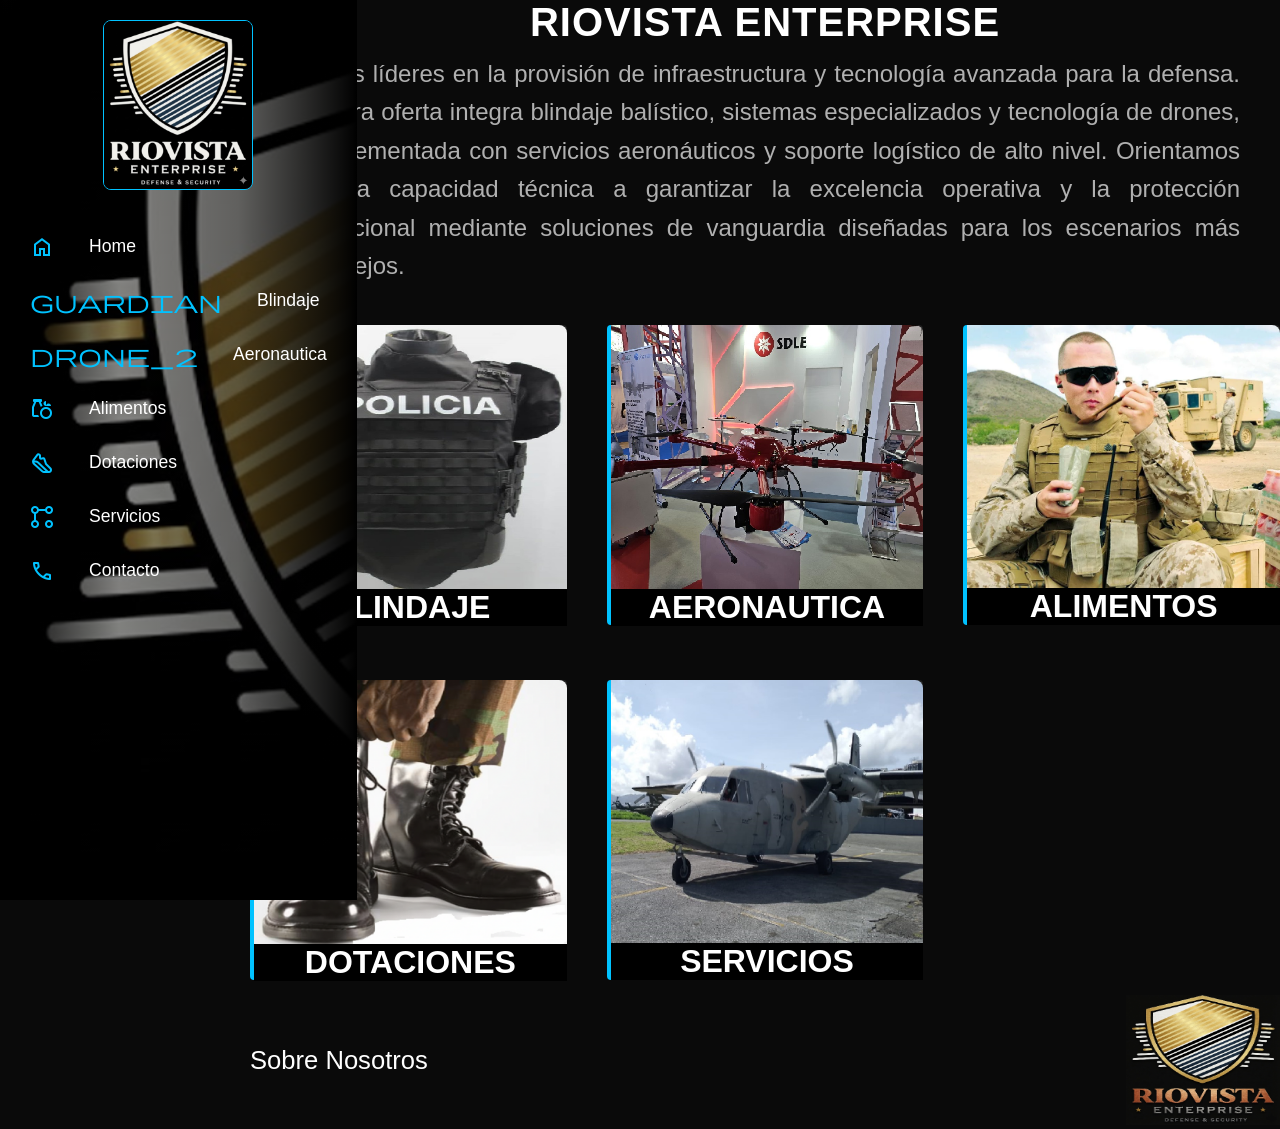
<file: index.html>
<!DOCTYPE html>
<html lang="en">
<head>
    <meta charset="UTF-8">
    <meta name="viewport" content="width=device-width, initial-scale=1.0">
    <link rel="stylesheet" href="css/CSS_RIOVISTA.css">
    <link href="https://fonts.googleapis.com/css2?family=Material+Symbols+Outlined" rel="stylesheet" />
    <title>RiovistaEntetrprise</title>
    <link rel="icon" href="imagenes/imagenes-index/temporales-IA/icon.png">
</head>
<body>
<main class="main">
    <div class="main__conten">
        <div class="aside__contain">
            <aside class="sidebar">
                <div class="open__menu">
                    <label for="open__menu">X</label>
                    <input type="checkbox" name="" id="open__menu">
                </div>
                <div class="sidebar__img">
                    <img src="imagenes/rv2.jpg" alt="">
                </div>
                <nav class="aside__nav">
                    <ul class="ul__aside___nav">
                        <li class="aside__item"><span class="material-symbols-outlined">home</span><a href="index.html">Home</a></li>
                        <li class="aside__item"><span class="material-symbols-outlined">guardian</span><a href="blindaje.html">Blindaje</a></li>
                        <li class="aside__item"><span class="material-symbols-outlined">drone_2</span><a href="aeronautica.html">Aeronautica</a></li>
                        <li class="aside__item"><span class="material-symbols-outlined">grocery</span><a href="alimentos.html">Alimentos</a></li>
                        <li class="aside__item"><span class="material-symbols-outlined">steps</span><a href="calzado.html">Dotaciones</a></li>
                        <li class="aside__item"><span class="material-symbols-outlined">linked_services</span><a href="servicios.html">Servicios</a></li>
                        <li class="aside__item"><span class="material-symbols-outlined">call</span><a href="contacto.html" target="_blank">Contacto</a></li>
                    </ul>
                </nav>
            </aside>
        </div>
        <div class="products__wraper">
                            <div class="header__products">
                <h1 class="h1">Riovista Enterprise</h1>
                <p>Somos líderes en la provisión de infraestructura y tecnología avanzada para la defensa. Nuestra oferta integra blindaje balístico, sistemas especializados y tecnología de drones, complementada con servicios aeronáuticos y soporte logístico de alto nivel. Orientamos nuestra capacidad técnica a garantizar la excelencia operativa y la protección institucional mediante soluciones de vanguardia diseñadas para los escenarios más complejos.</p>
            </div>
            <div class="products__content">
            <a class="product__item --blindaje" href="blindaje.html"><div class="items__products__container"><img src="imagenes/imagenes-index/test-1-armor.jfif" alt=""></div><span>Blindaje</span></a>
            <a class="product__item --aeronautica" href="aeronautica.html"><div class="items__products__container"><img src="imagenes/imagenes-index/aeronautica.jfif" alt=""></div><span>Aeronautica</span></a>
            <a class="product__item --alimentos" href="alimentos.html"><div class="items__products__container"><img src="imagenes/imagenes-index/alimentos.webp" alt=""></div><span>Alimentos</span></a>
            <a class="product__item --dotaciones" href="calzado.html"><div class="items__products__container"><img src="imagenes/imagenes-index/dotacion.png" alt=""></div><span>Dotaciones</span></a>
            <a class="product__item --servicios" href="servicios.html"><div class="items__products__container"><img src="imagenes/imagenes-index/servicios.jfif" alt=""></div><span>Servicios</span></a>
            </div>
        </div>
    </div>
    <footer class="footer">
        <div><a href="about.html">Sobre Nosotros</a></div>
        <div class="footer__item__logo"><img src="imagenes/imagenes-footer/logo-footer.png" alt=""></div>
    </footer>
</main>
</body>
</html>
</file>
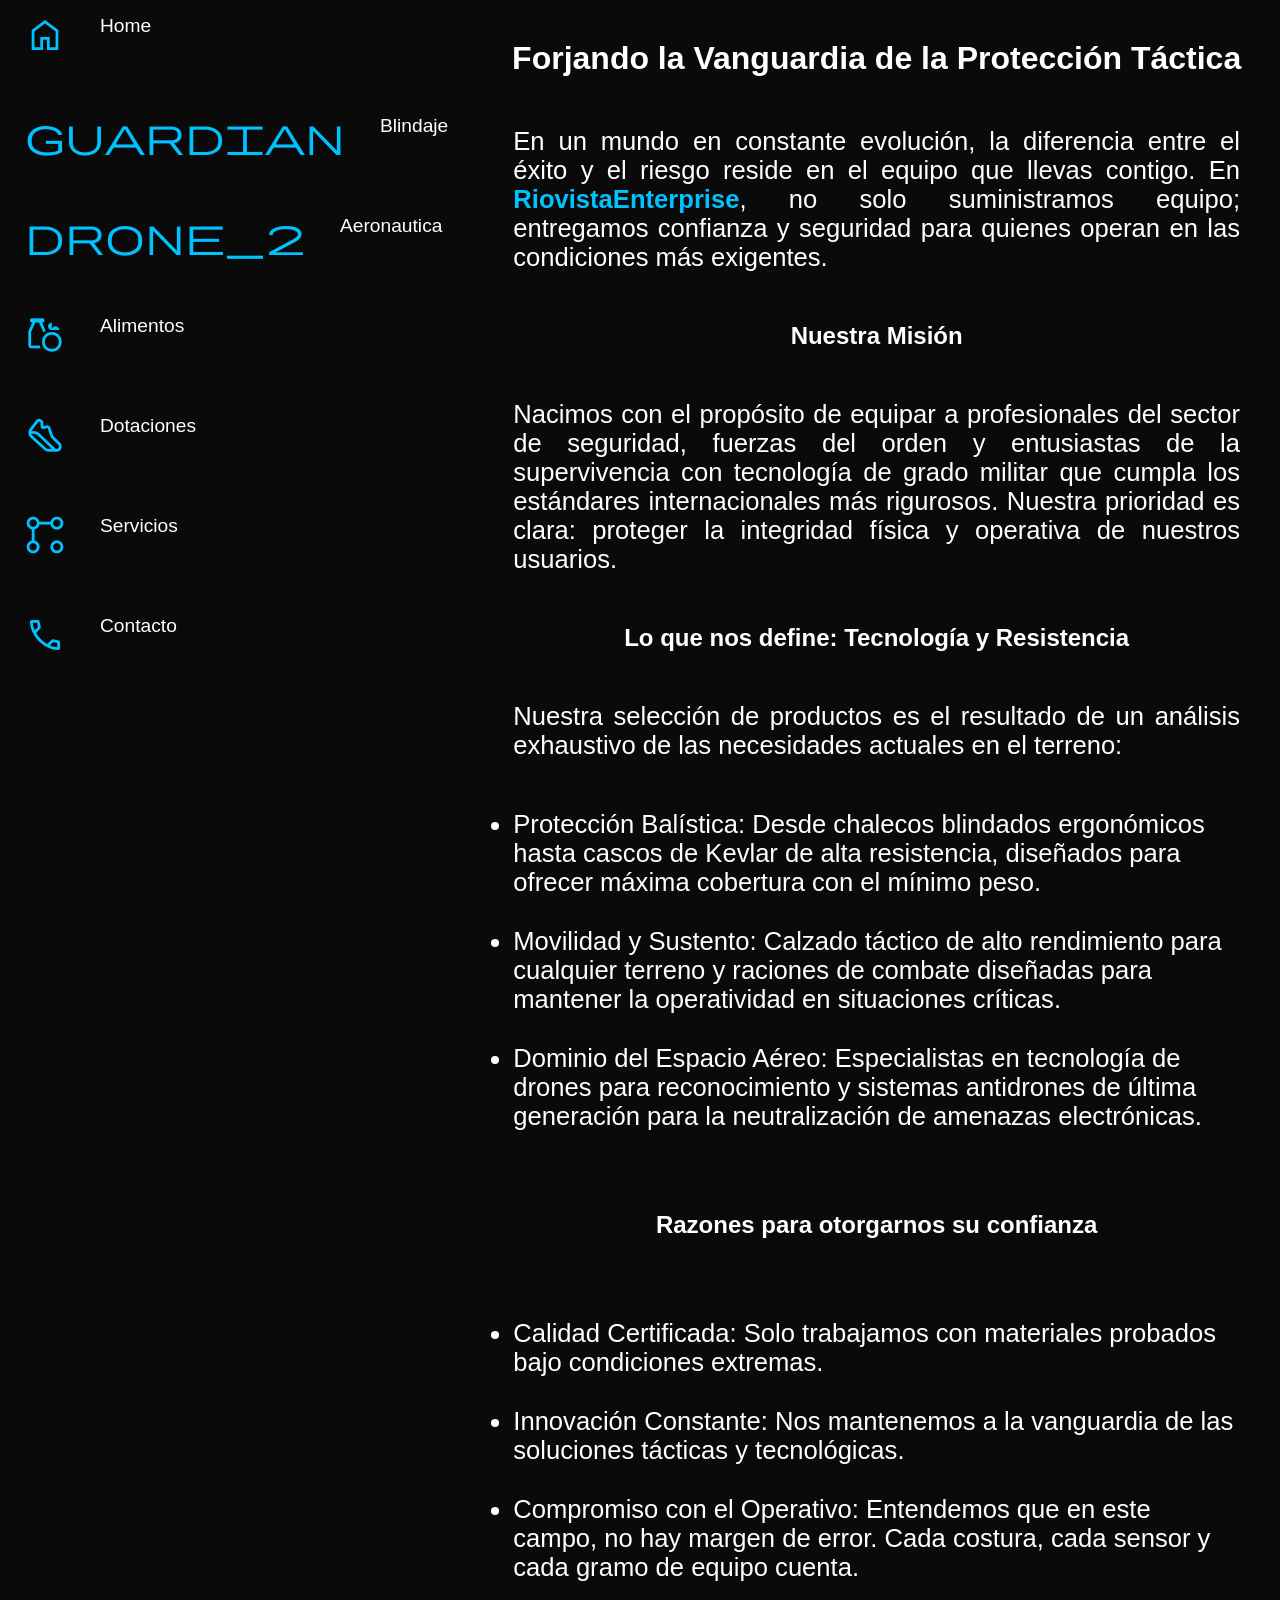
<file: about.html>
<!DOCTYPE html>
<html lang="en">
<head>
    <meta charset="UTF-8">
    <meta name="viewport" content="width=device-width, initial-scale=1.0">
    <link href="https://fonts.googleapis.com/css2?family=Material+Symbols+Outlined" rel="stylesheet" />
    <link rel="stylesheet" href="css/about.css">
    <link rel="icon" href="imagenes/imagenes-index/temporales-IA/icon.png">
    <title>About</title>
</head>
<body>
    <header>
        <div class="header-containt">
            <div class="header-wrap">

            </div>
        </div>
    </header>
<main class="main">
        <div class="aside__contain"> 
            <aside class="sidebar">
                <nav class="aside__nav">
                    <ul class="ul__aside___nav">
                        <li class="aside__item"><span class="material-symbols-outlined">home</span><a href="index.html">Home</a></li>
                        <li class="aside__item"><span class="material-symbols-outlined">guardian</span><a href="blindaje.html">Blindaje</a></li>
                        <li class="aside__item"><span class="material-symbols-outlined">drone_2</span><a href="">Aeronautica</a></li>
                        <li class="aside__item"><span class="material-symbols-outlined">grocery</span><a href="">Alimentos</a></li>
                        <li class="aside__item"><span class="material-symbols-outlined">steps</span><a href="">Dotaciones</a></li>
                        <li class="aside__item"><span class="material-symbols-outlined">linked_services</span><a href="">Servicios</a></li>
                        <li class="aside__item"><span class="material-symbols-outlined">call</span><a href="contacto.html">Contacto</a></li>
                    </ul>
                </nav>
            </aside>
        </div>
        <div class="main__content">
            <h1>Forjando la Vanguardia de la Protección Táctica</h1>
            <p>En un mundo en constante evolución, la diferencia entre el éxito y el riesgo reside en el equipo que llevas contigo. En <strong style="color: #00C2FF;">RiovistaEnterprise</strong>, no solo suministramos equipo; entregamos confianza y seguridad para quienes operan en las condiciones más exigentes.</p>
            <h2>Nuestra Misión</h2>
            <p>Nacimos con el propósito de equipar a profesionales del sector de seguridad, fuerzas del orden y entusiastas de la supervivencia con tecnología de grado militar que cumpla los estándares internacionales más rigurosos. Nuestra prioridad es clara: proteger la integridad física y operativa de nuestros usuarios.</p>
            <h2>Lo que nos define: Tecnología y Resistencia</h2>
            <p>Nuestra selección de productos es el resultado de un análisis exhaustivo de las necesidades actuales en el terreno:</p>
            <ul>
                <li>Protección Balística: Desde chalecos blindados ergonómicos hasta cascos de Kevlar de alta resistencia, diseñados para ofrecer máxima cobertura con el mínimo peso.</li>
                <li>Movilidad y Sustento: Calzado táctico de alto rendimiento para cualquier terreno y raciones de combate diseñadas para mantener la operatividad en situaciones críticas.</li>
                <li>Dominio del Espacio Aéreo: Especialistas en tecnología de drones para reconocimiento y sistemas antidrones de última generación para la neutralización de amenazas electrónicas.</li>
            </ul>
            <h2>Razones para otorgarnos su confianza</h2>
            <ul>
                <li>Calidad Certificada: Solo trabajamos con materiales probados bajo condiciones extremas.</li>
                <li>Innovación Constante: Nos mantenemos a la vanguardia de las soluciones tácticas y tecnológicas.</li>
                <li>Compromiso con el Operativo: Entendemos que en este campo, no hay margen de error. Cada costura, cada sensor y cada gramo de equipo cuenta.</li>
            </ul>
        </div>
</main>
</file>
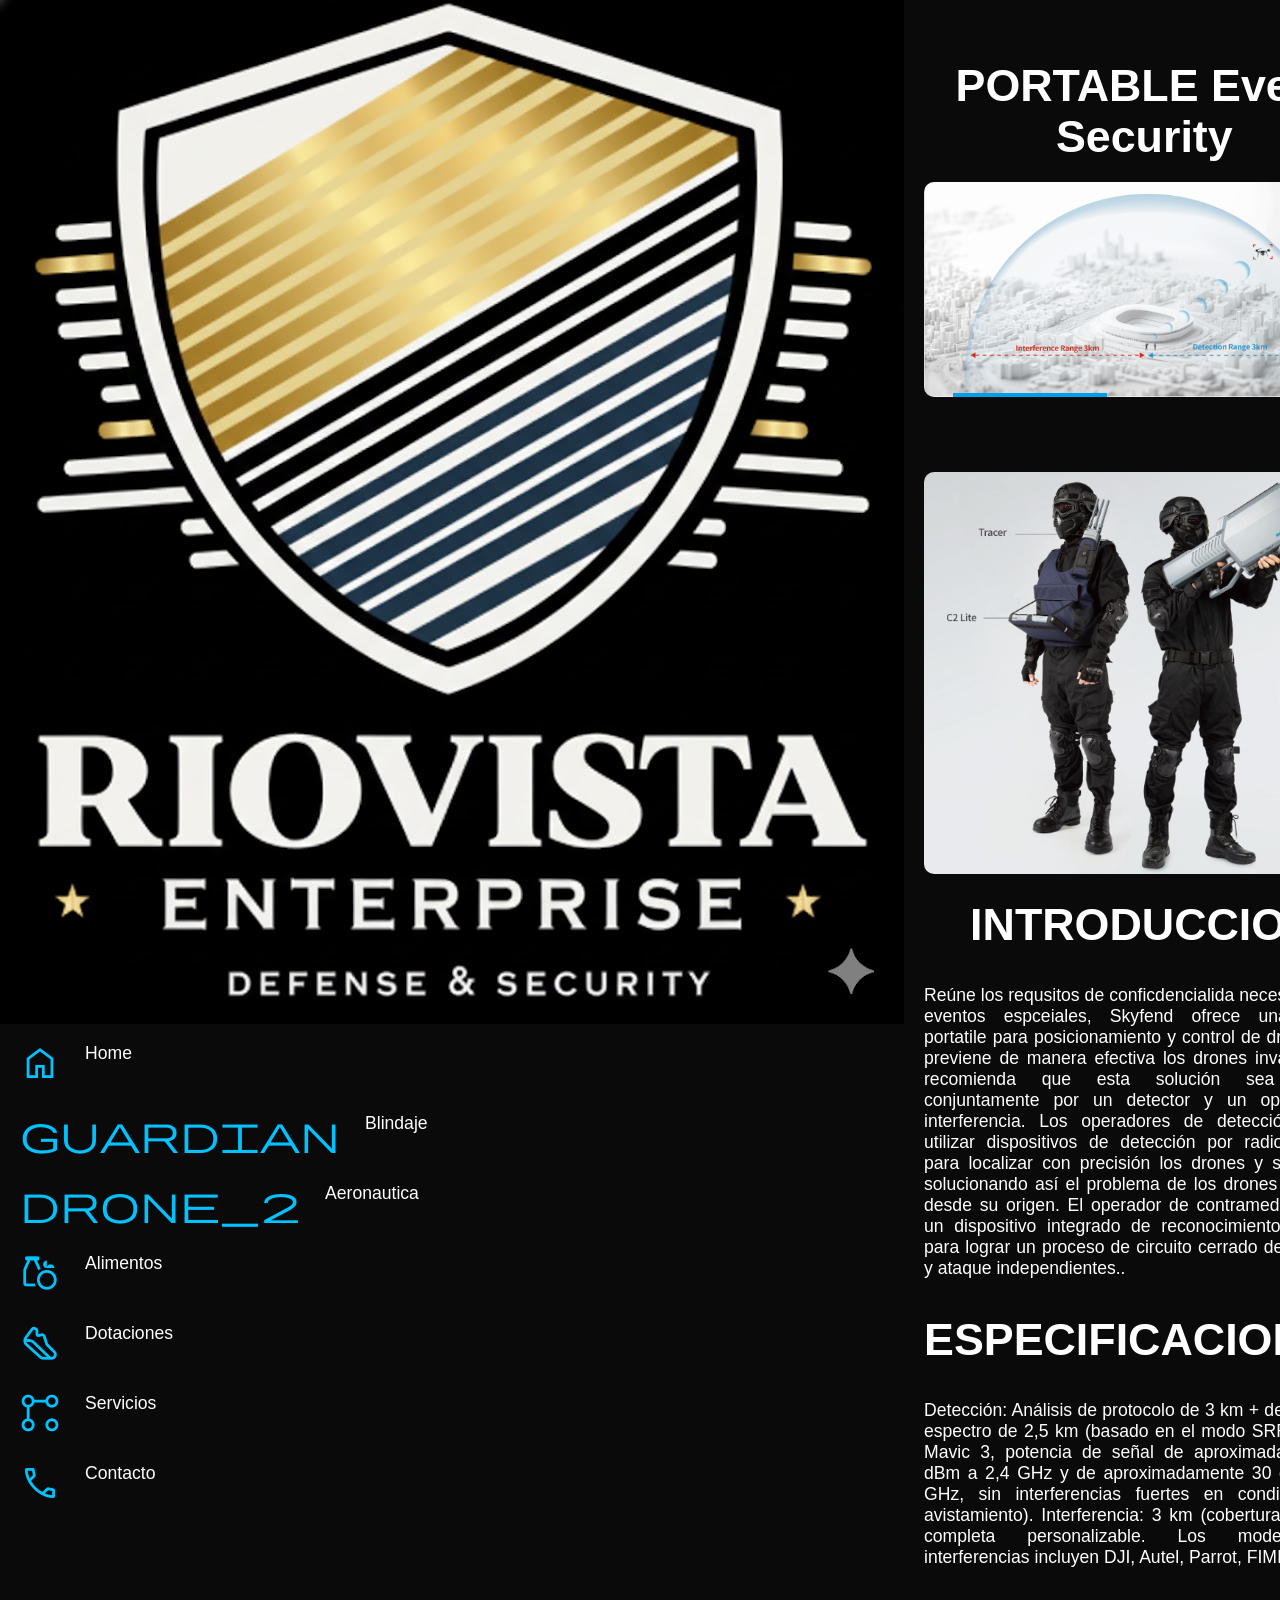
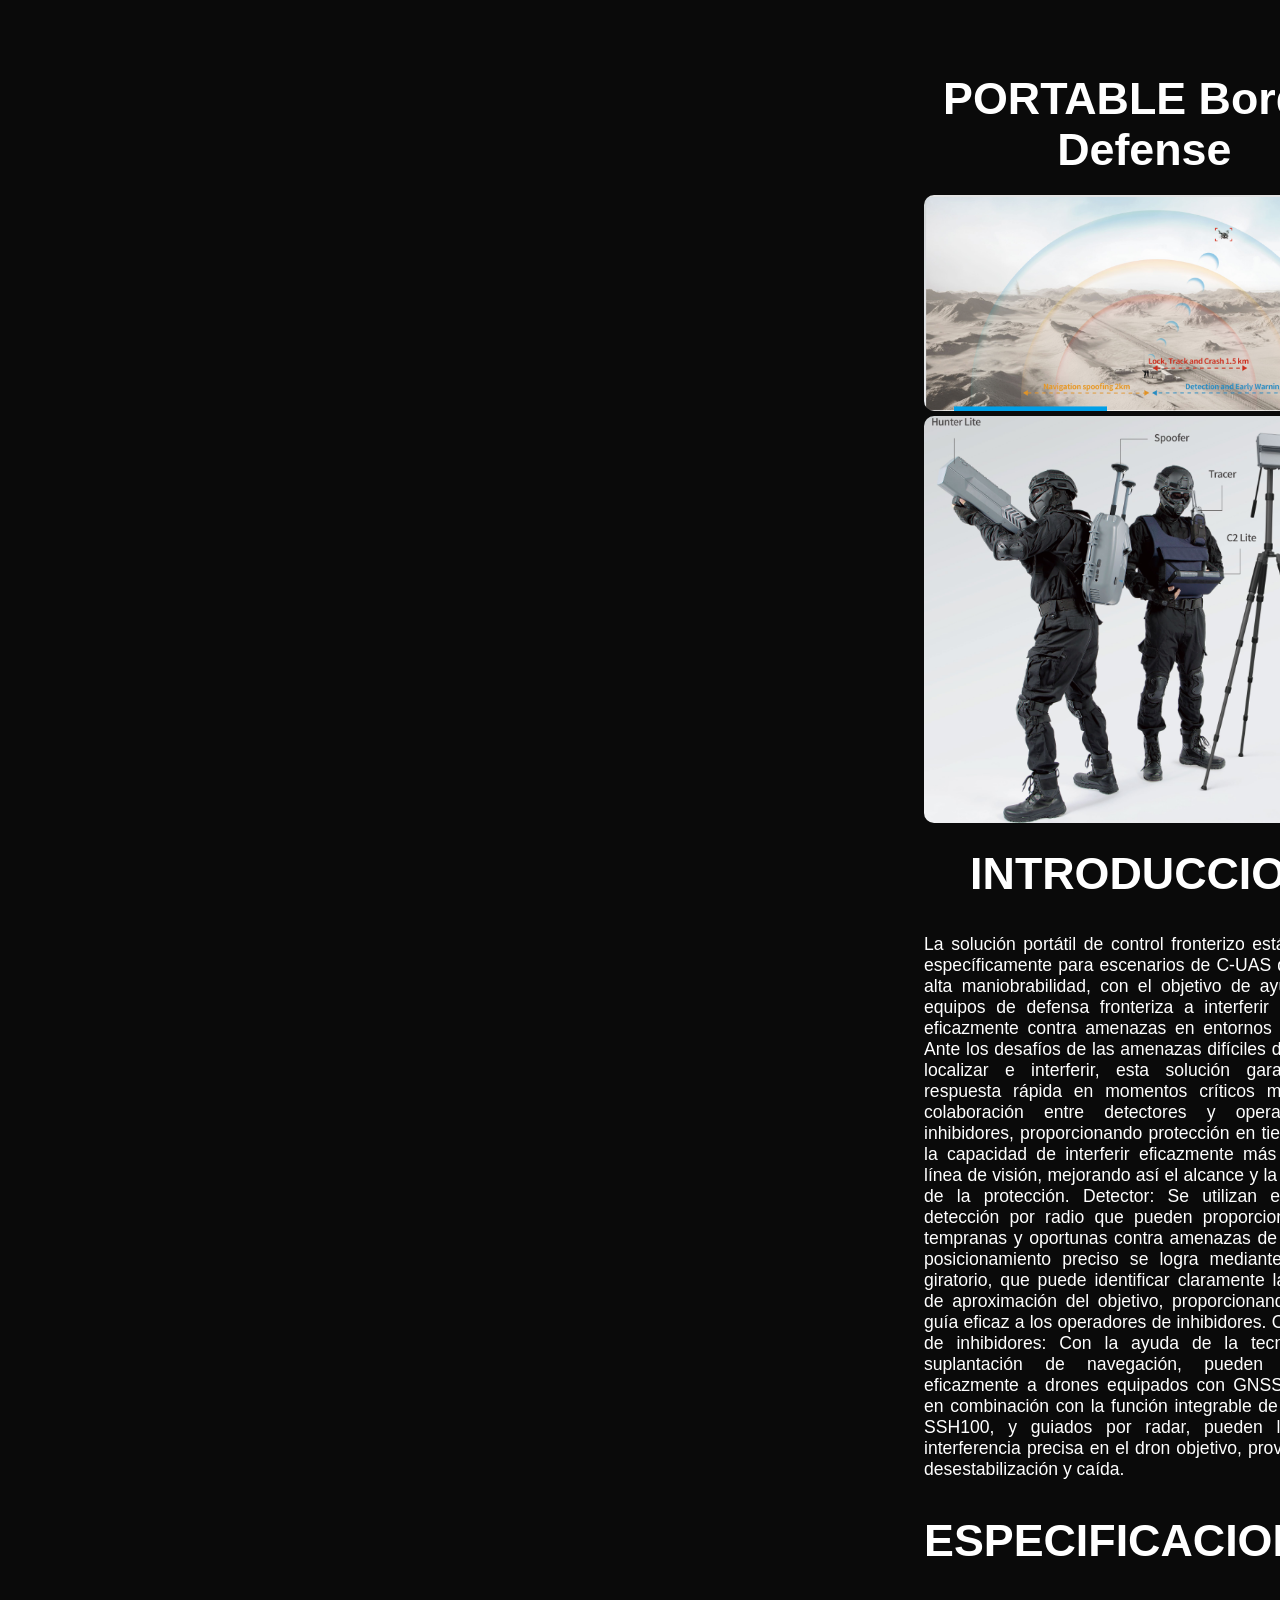
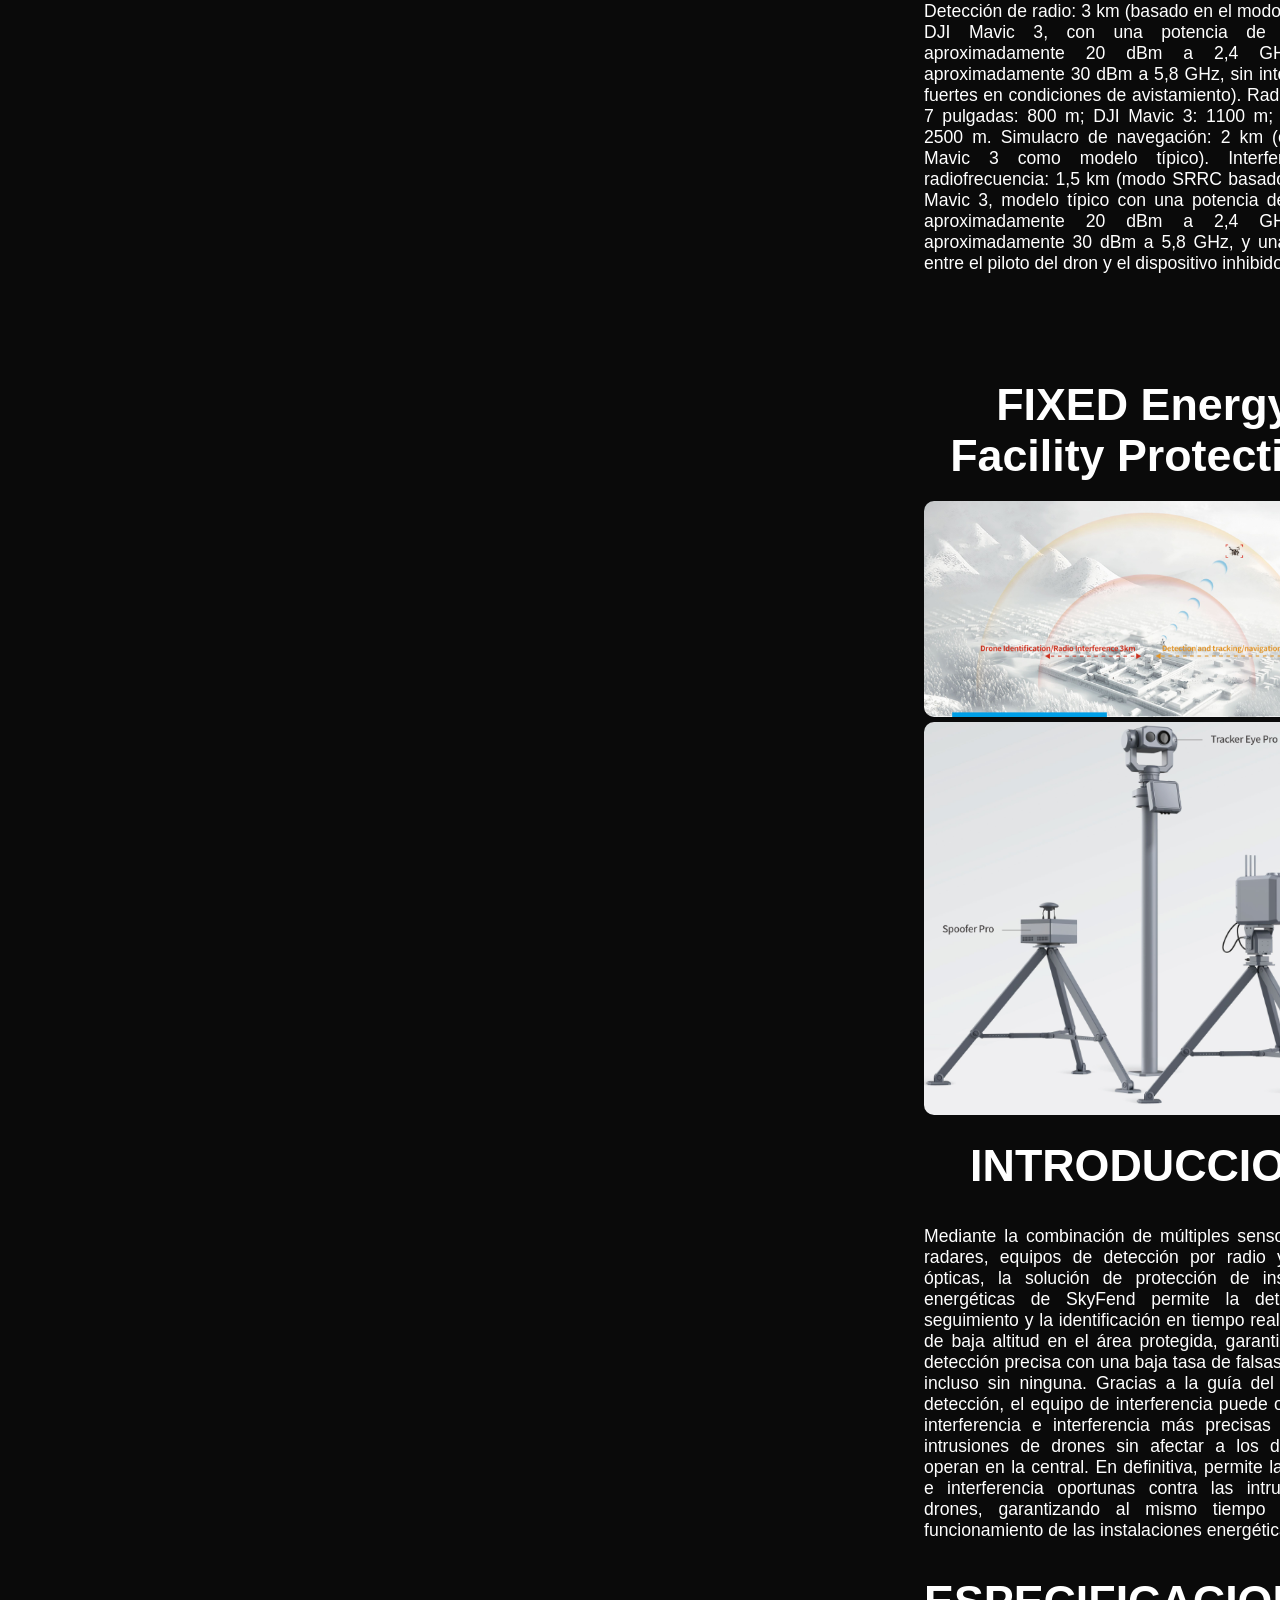
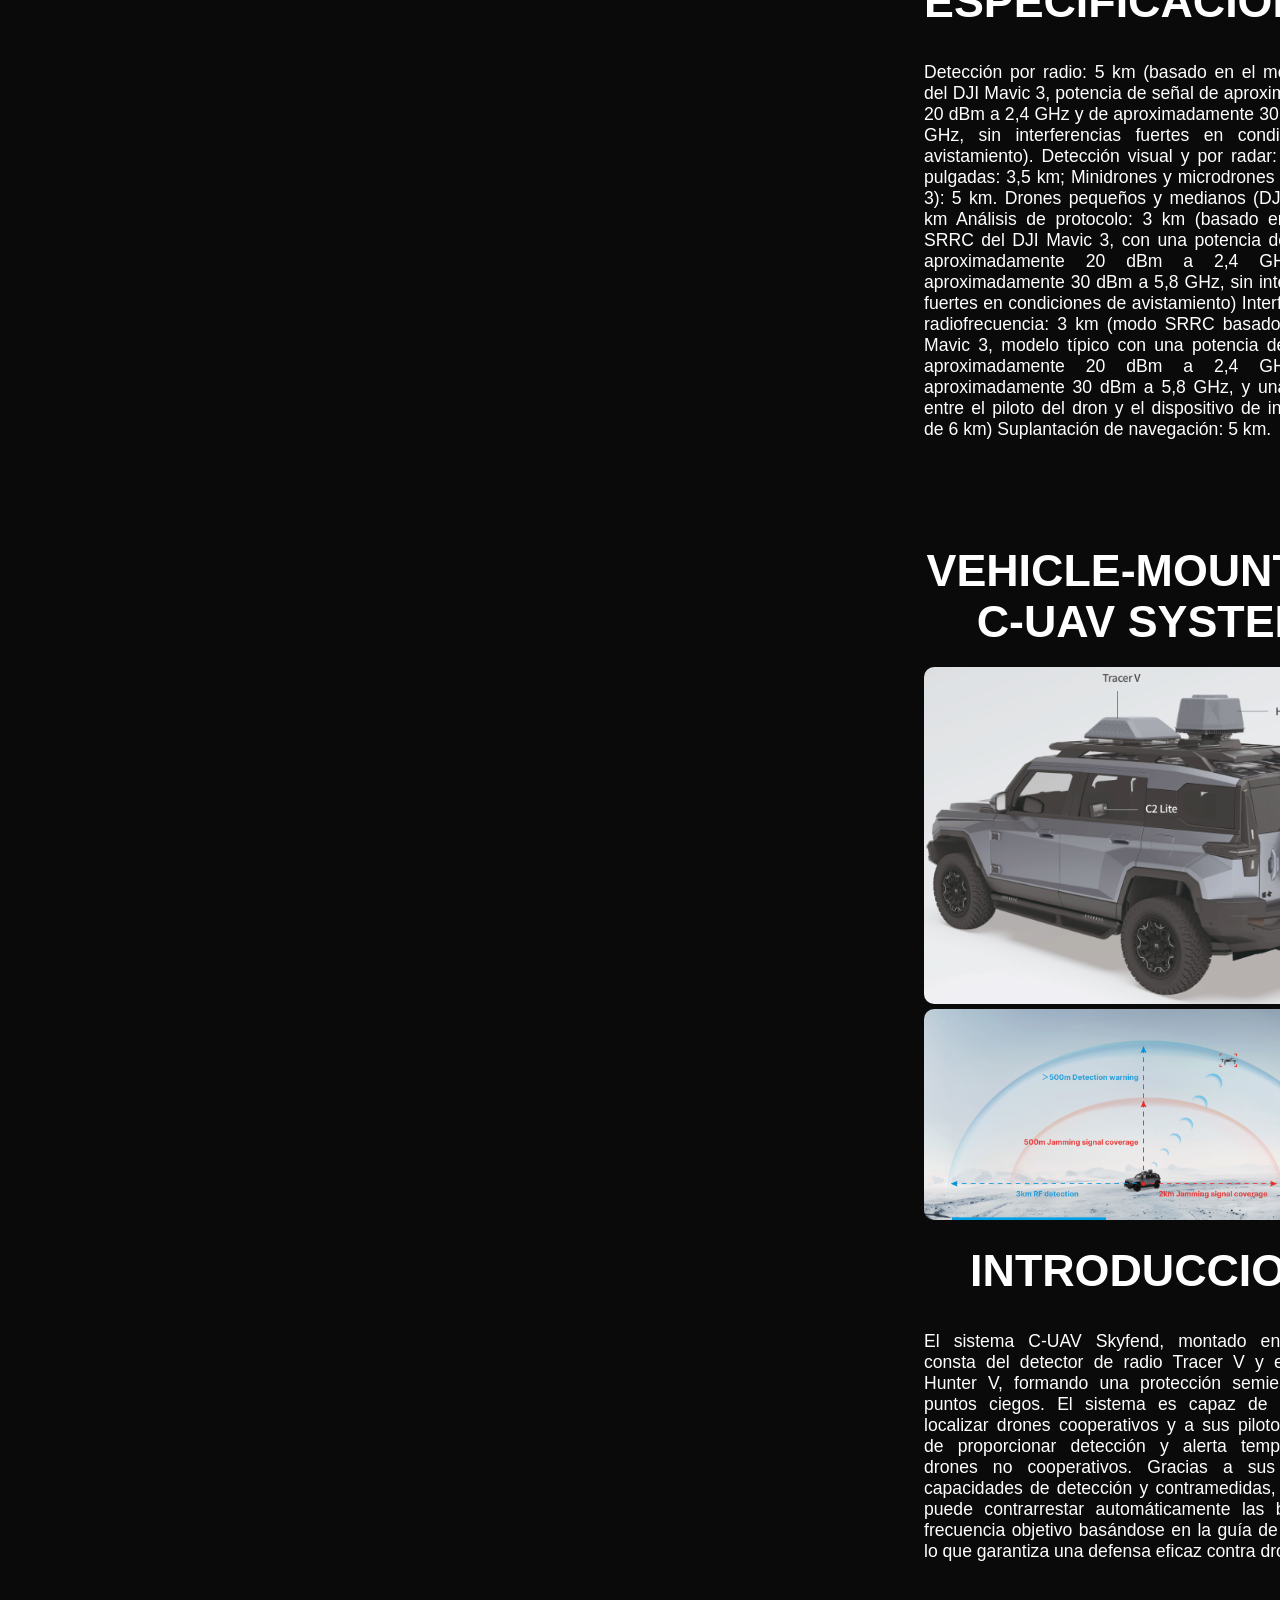
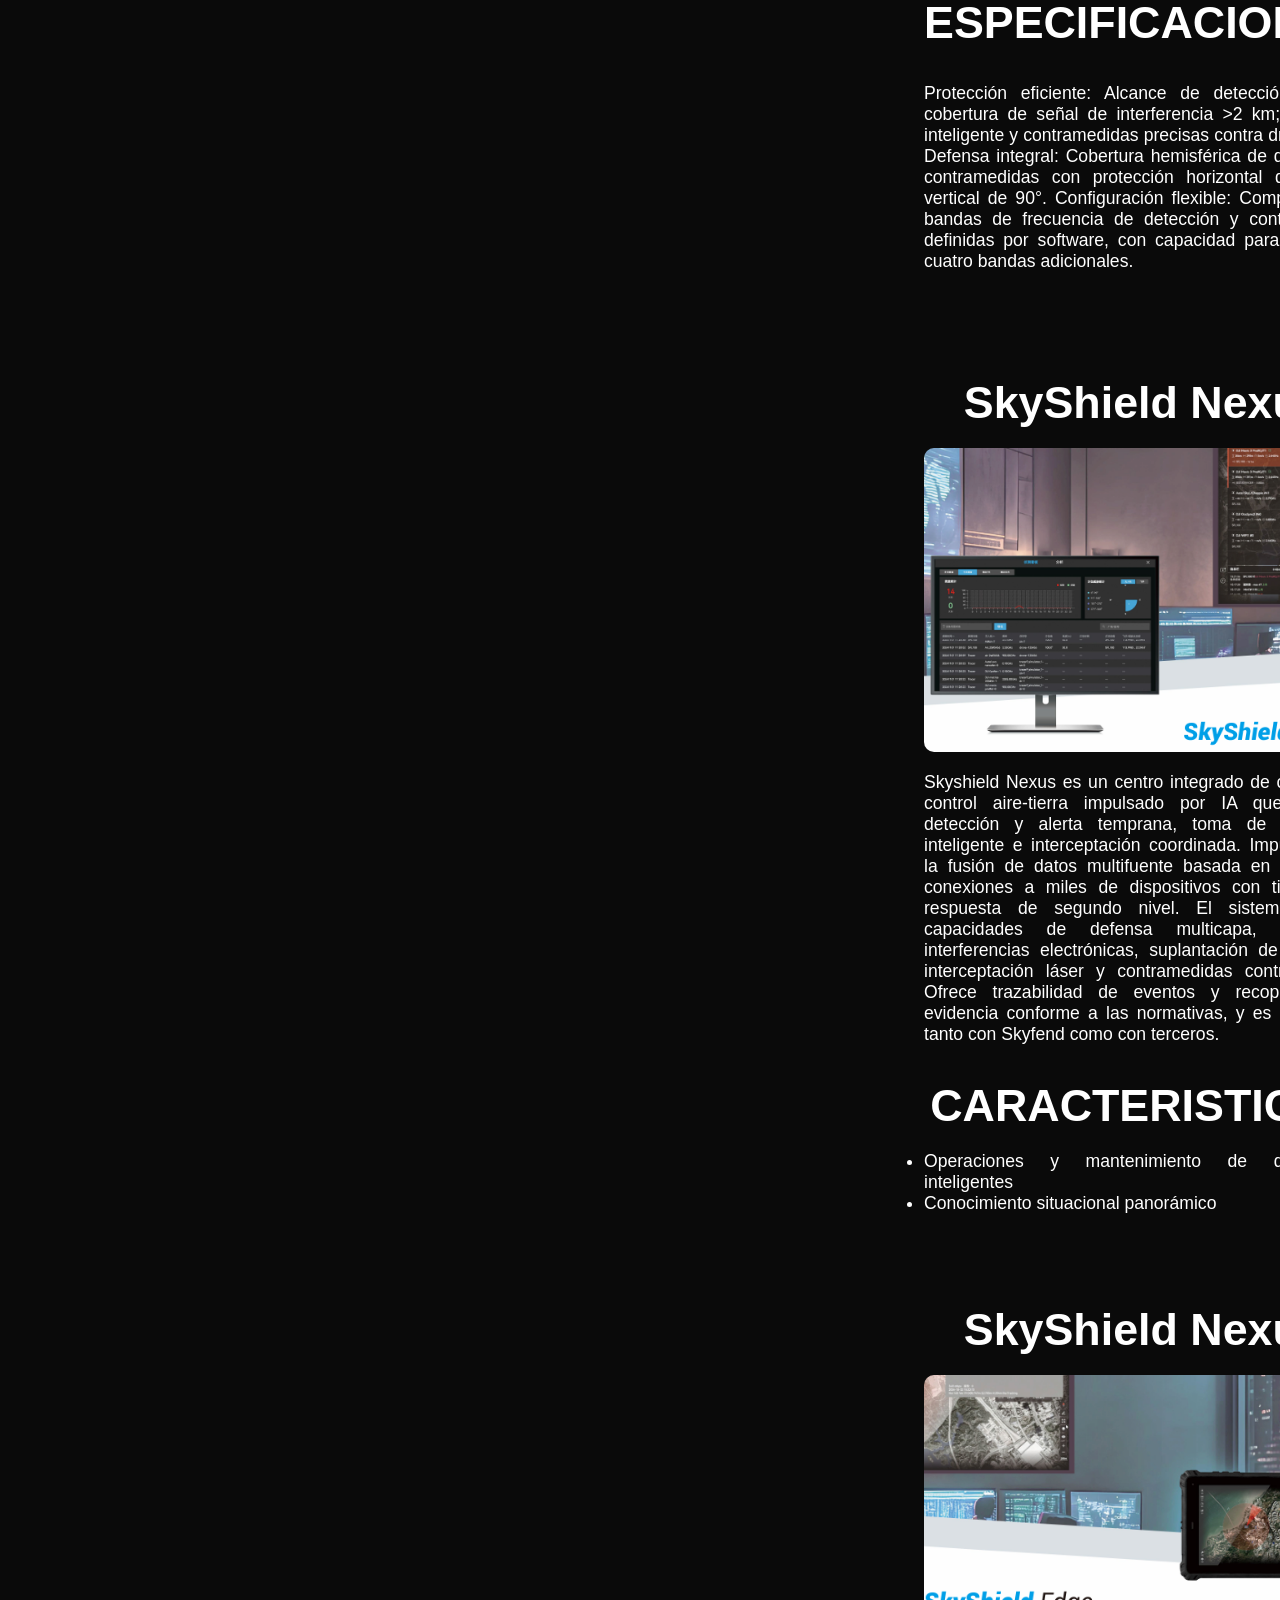
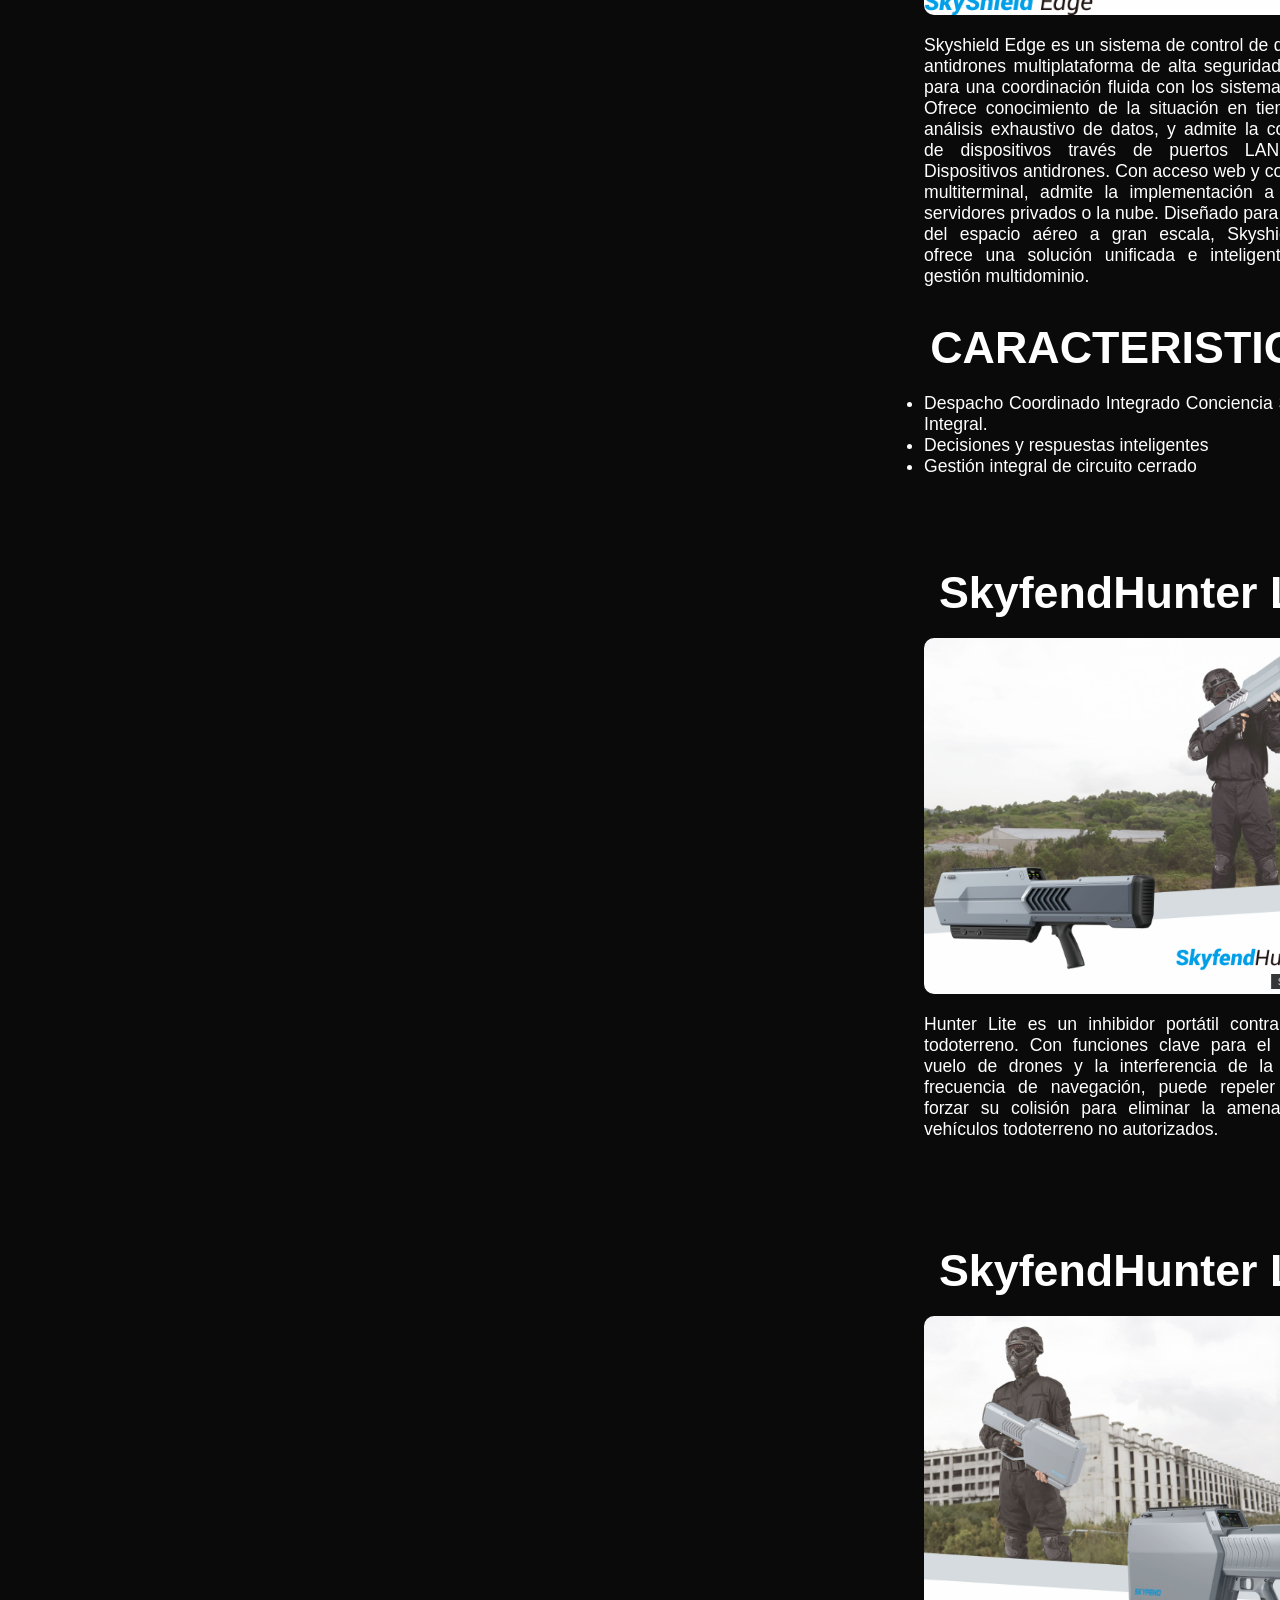
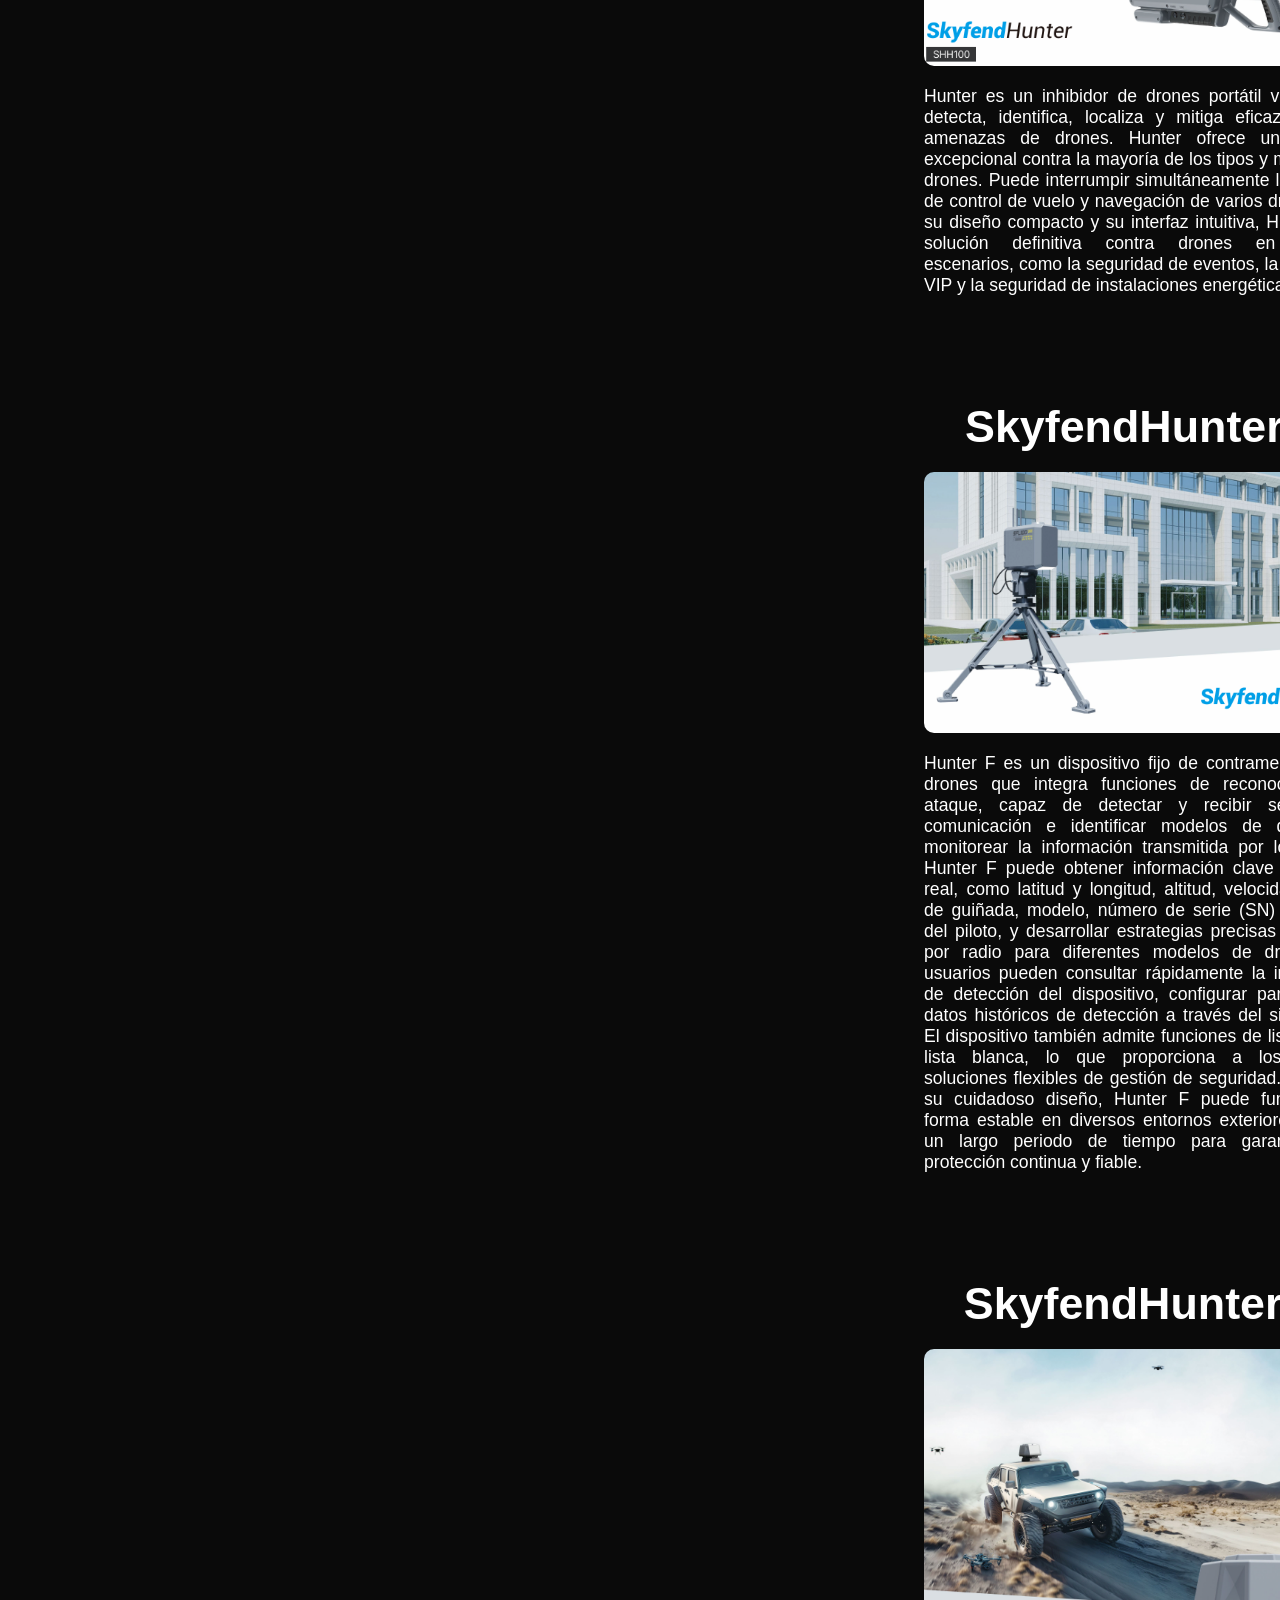
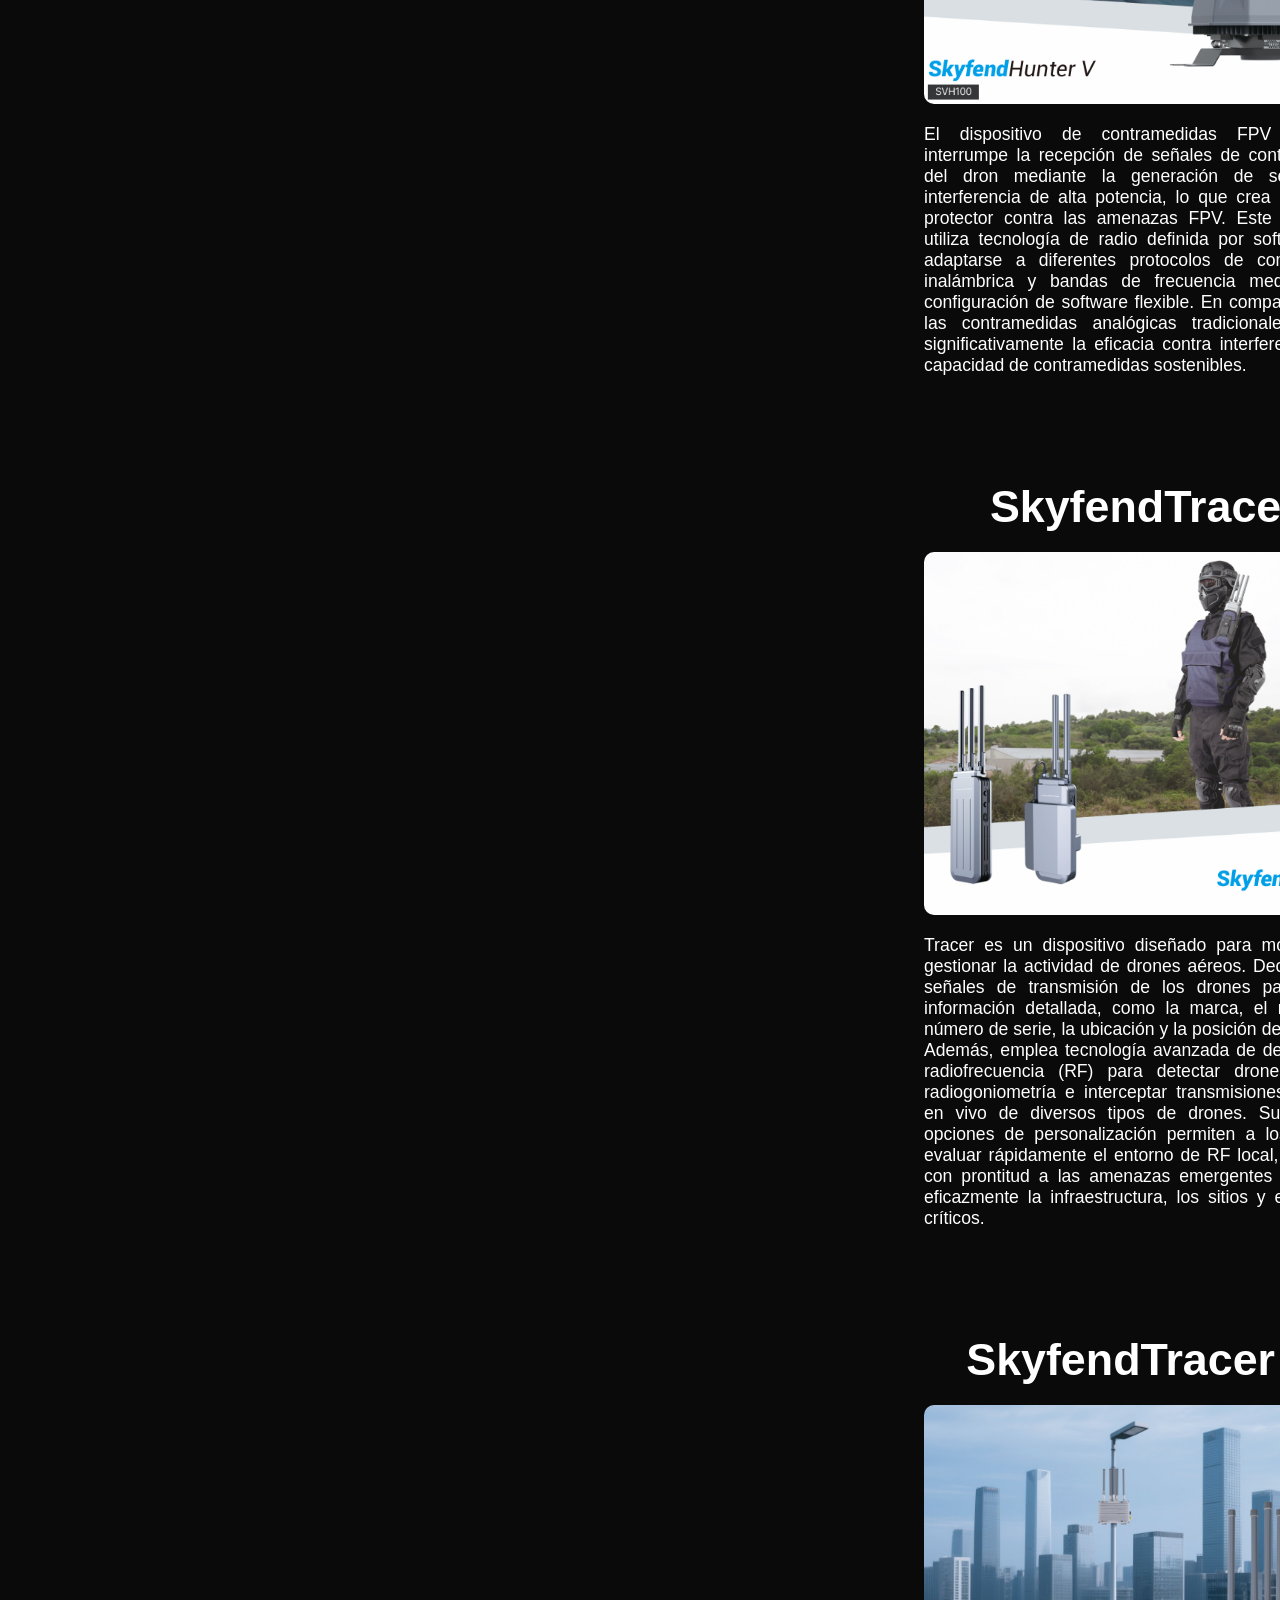
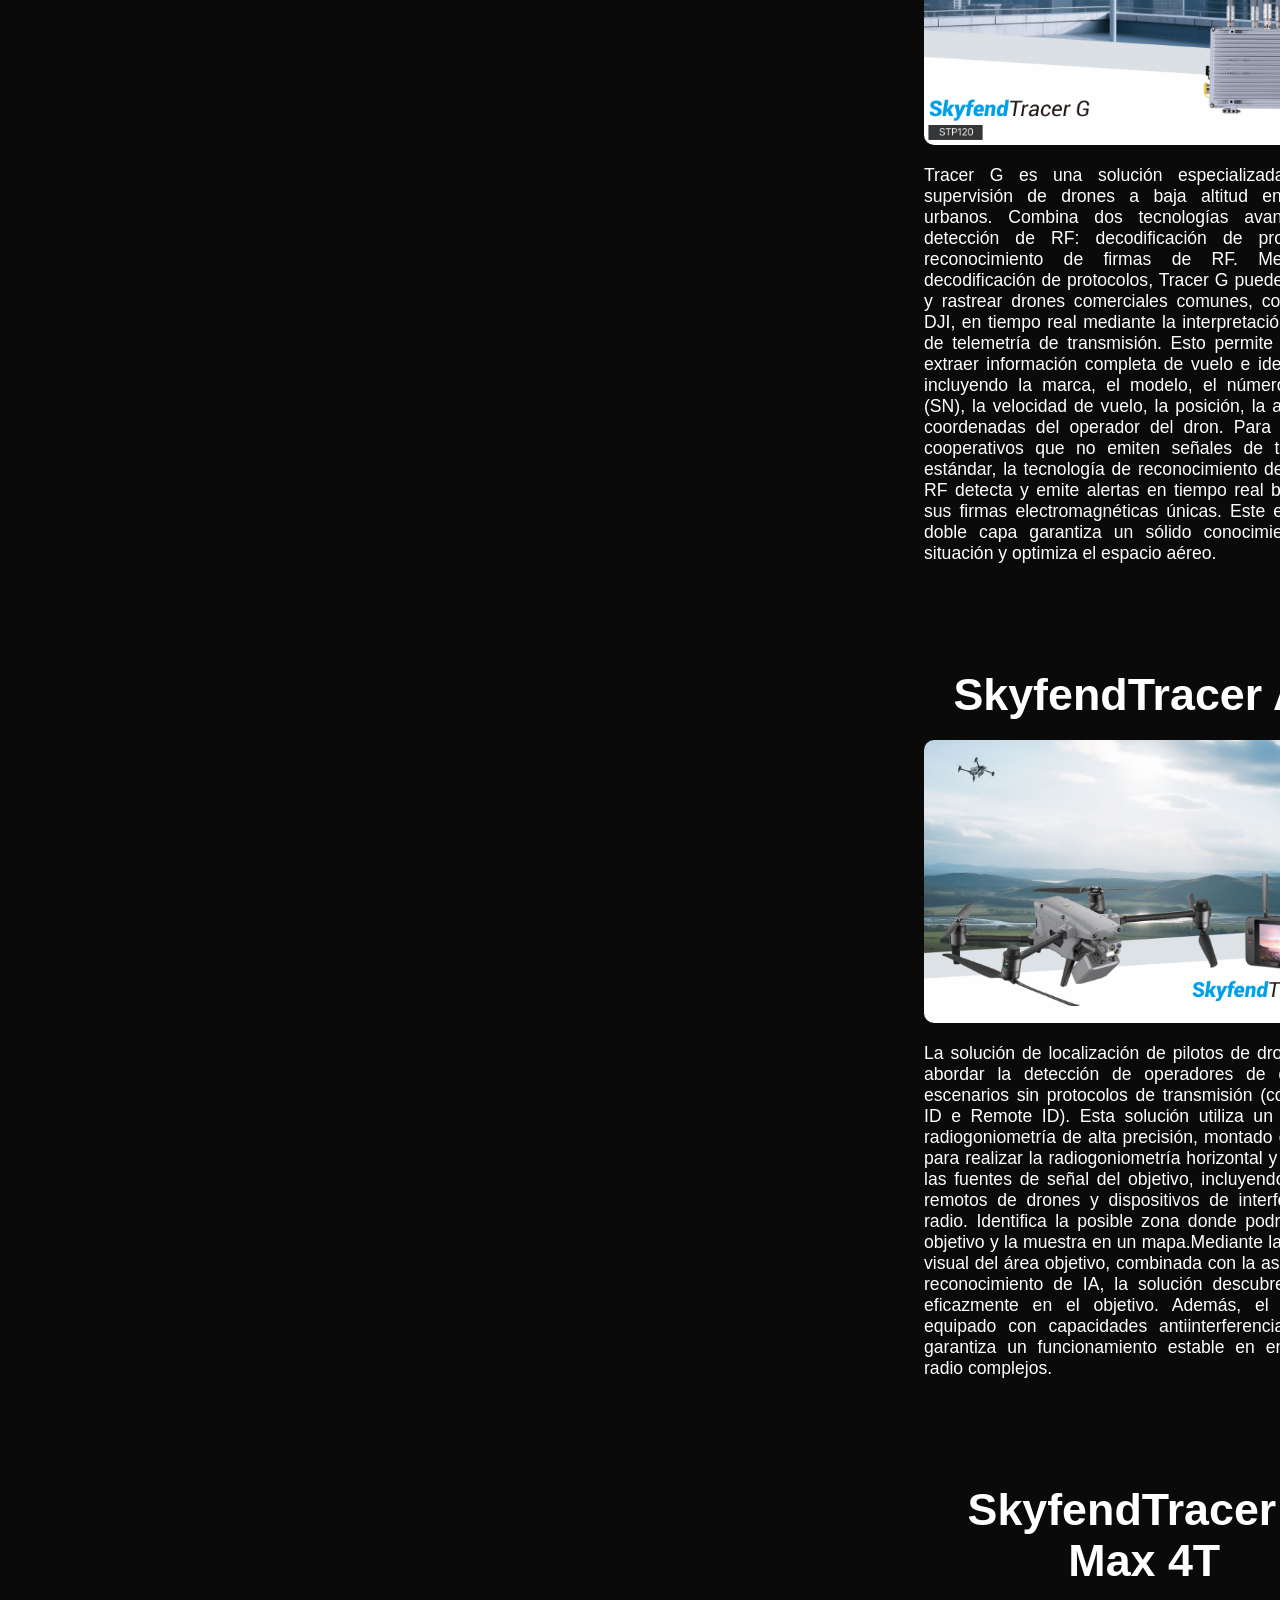
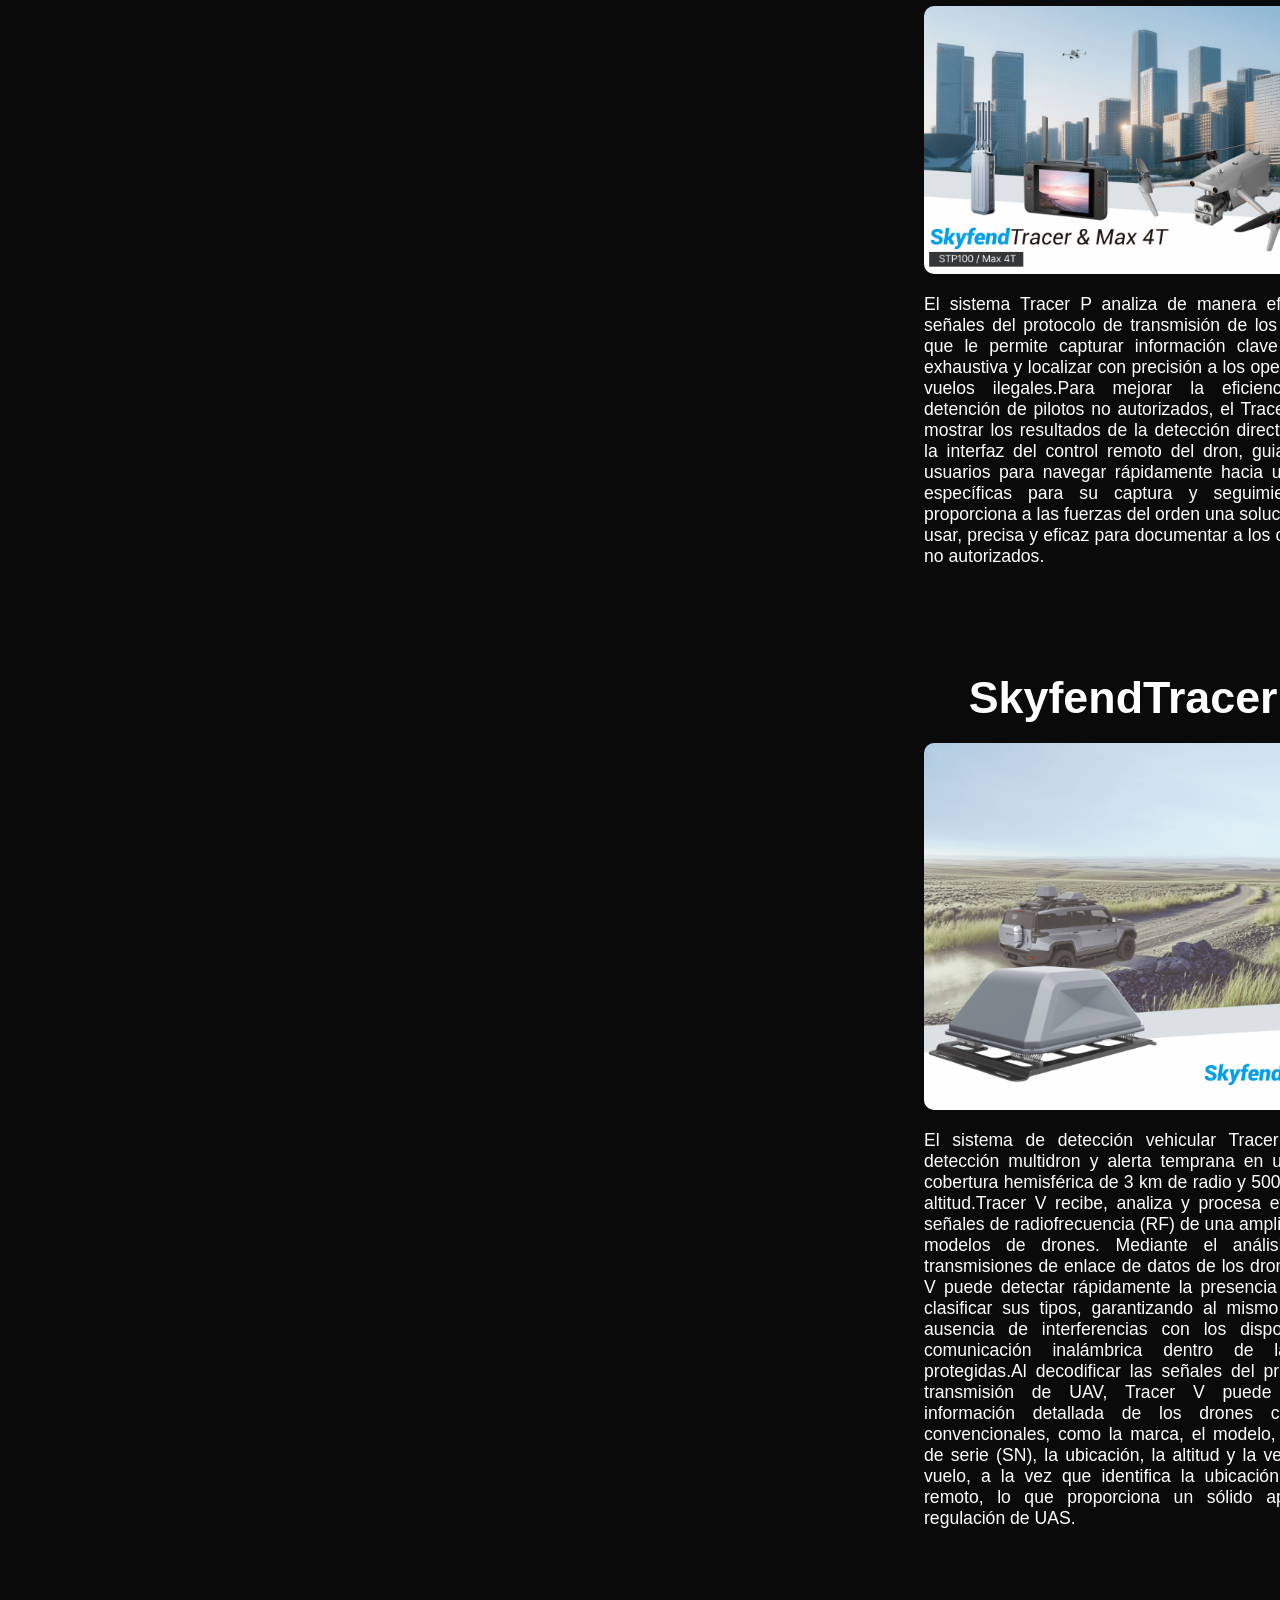
<file: aeronautica.html>
<!DOCTYPE html>
<html lang="en">
<head>
    <meta charset="UTF-8">
    <meta name="viewport" content="width=device-width, initial-scale=1.0">
    <link rel="stylesheet" href="css/aeronautica.css">
    <link href="https://fonts.googleapis.com/css2?family=Material+Symbols+Outlined" rel="stylesheet" />
    <title>Aeronautica</title>
    <link rel="icon" href="imagenes/imagenes-index/temporales-IA/icon.png">
</head>
<body>
<main class="main">
    <div class="main__conten">
        <div class="aside__contain">
            <aside class="sidebar">
                <div class="sidebar__img">
                    <img src="imagenes/rv2.jpg" alt="">
                </div>
                <nav class="aside__nav">
                    <ul class="ul__aside___nav">
                        <li class="aside__item"><span class="material-symbols-outlined">home</span><a href="index.html">Home</a></li>
                        <li class="aside__item"><span class="material-symbols-outlined">guardian</span><a href="blindaje.html">Blindaje</a></li>
                        <li class="aside__item"><span class="material-symbols-outlined">drone_2</span><a href="aeronautica.html">Aeronautica</a></li>
                        <li class="aside__item"><span class="material-symbols-outlined">grocery</span><a href="alimentos.html">Alimentos</a></li>
                        <li class="aside__item"><span class="material-symbols-outlined">steps</span><a href="calzado.html">Dotaciones</a></li>
                        <li class="aside__item"><span class="material-symbols-outlined">linked_services</span><a href="servicios.html">Servicios</a></li>
                        <li class="aside__item"><span class="material-symbols-outlined">call</span><a href="contacto.html" target="_blank">Contacto</a></li>
                    </ul>
                </nav>
            </aside>
        </div>
    <div class="main__wraper">
        <h1></h1>
        <div class="main__div__aero">
            <h2>PORTABLE Event Security</h2>
            <img src="imagenes/aeronautica/aero-01.png" alt="">
        </div> <!-- items-air(2) -->
        <div class="main__div__aero">
            <div>
                <img src="imagenes/aeronautica/aero-02.png" alt="">
            </div> 
            <div >
                <h3>INTRODUCCION</h3>
                <p>Reúne los requsitos de conficdencialida necesarios para eventos espceiales, Skyfend ofrece una solicion portatile para posicionamiento y control de drones, esto previene de manera efectiva los drones invasores. Se recomienda que esta solución sea operada conjuntamente por un detector y un operador de interferencia.
Los operadores de detección pueden utilizar dispositivos de detección por radiofrecuencia para localizar con precisión los drones y sus pilotos, solucionando así el problema de los drones "rebeldes" desde su origen.
El operador de contramedidas utiliza un dispositivo integrado de reconocimiento y ataque para lograr un proceso de circuito cerrado de detección y ataque independientes..

</p>
<h3>ESPECIFICACIONES</h3>
<p> Detección: Análisis de protocolo de 3 km + detección de espectro de 2,5 km (basado en el modo SRRC del DJI Mavic 3, potencia de señal de aproximadamente 20 dBm a 2,4 GHz y de aproximadamente 30 dBm a 5,8 GHz, sin interferencias fuertes en condiciones de avistamiento). Interferencia: 3 km (cobertura de banda completa personalizable. Los modelos con interferencias incluyen DJI, Autel, Parrot, FIMI.)
</p>
            </div>
        </div> <!-- items-air(3) -->
        <div class="main__div__aero">
            <h2>PORTABLE Border Defense</h2>
            <div>
                <img src="imagenes/aeronautica/aero-03.png" alt="">
            </div>
            <div>
                <img src="imagenes/aeronautica/aero-04.png" alt="">
            </div>
            <div >
                <h3>INTRODUCCION</h3>
                <p>La solución portátil de control fronterizo está diseñada específicamente para escenarios de C-UAS que exigen alta maniobrabilidad, con el objetivo de ayudar a los equipos de defensa fronteriza a interferir e interferir eficazmente contra amenazas en entornos complejos. Ante los desafíos de las amenazas difíciles de detectar, localizar e interferir, esta solución garantiza una respuesta rápida en momentos críticos mediante la colaboración entre detectores y operadores de inhibidores, proporcionando protección en tiempo real y la capacidad de interferir eficazmente más allá de la línea de visión, mejorando así el alcance y la flexibilidad de la protección.
Detector: Se utilizan equipos de detección por radio que pueden proporcionar alertas tempranas y oportunas contra amenazas de drones. El posicionamiento preciso se logra mediante un radar giratorio, que puede identificar claramente la dirección de aproximación del objetivo, proporcionando así una guía eficaz a los operadores de inhibidores.
Operadores de inhibidores: Con la ayuda de la tecnología de suplantación de navegación, pueden responder eficazmente a drones equipados con GNSS. Además, en combinación con la función integrable de SPS100 y SSH100, y guiados por radar, pueden lograr una interferencia precisa en el dron objetivo, provocando su desestabilización y caída.
</p>
<h3>ESPECIFICACIONES</h3>
<p>  Detección de radio: 3 km (basado en el modo SRRC del DJI Mavic 3, con una potencia de señal de aproximadamente 20 dBm a 2,4 GHz y de aproximadamente 30 dBm a 5,8 GHz, sin interferencias fuertes en condiciones de avistamiento).
Radar: FPV de 7 pulgadas: 800 m; DJI Mavic 3: 1100 m; DJI FC30: 2500 m.
Simulacro de navegación: 2 km (con el DJI Mavic 3 como modelo típico).
Interferencia de radiofrecuencia: 1,5 km (modo SRRC basado en el DJI Mavic 3, modelo típico con una potencia de señal de aproximadamente 20 dBm a 2,4 GHz y de aproximadamente 30 dBm a 5,8 GHz, y una distancia entre el piloto del dron y el dispositivo inhibidor de 3 km)
</p>
    </div>
</div> <!-- items-air(4) -->
<div class="main__div__aero">
            <h2>FIXED Energy Facility Protection</h2>
            <div>
                <img src="imagenes/aeronautica/aero-05.png" alt="">
            </div>
            <div>
                <img src="imagenes/aeronautica/aero-06.png" alt="">
            </div>
            <div >
                <h3>INTRODUCCION</h3>
                <p>Mediante la combinación de múltiples sensores, como radares, equipos de detección por radio y cámaras ópticas, la solución de protección de instalaciones energéticas de SkyFend permite la detección, el seguimiento y la identificación en tiempo real de drones de baja altitud en el área protegida, garantizando una detección precisa con una baja tasa de falsas alarmas o incluso sin ninguna. Gracias a la guía del equipo de detección, el equipo de interferencia puede ofrecer una interferencia e interferencia más precisas contra las intrusiones de drones sin afectar a los drones que operan en la central. En definitiva, permite la detección e interferencia oportunas contra las intrusiones de drones, garantizando al mismo tiempo el normal funcionamiento de las instalaciones energéticas.
</p>
<h3>ESPECIFICACIONES</h3>
<p>Detección por radio: 5 km (basado en el modo SRRC del DJI Mavic 3, potencia de señal de aproximadamente 20 dBm a 2,4 GHz y de aproximadamente 30 dBm a 5,8 GHz, sin interferencias fuertes en condiciones de avistamiento).
Detección visual y por radar: FPV de 7 pulgadas: 3,5 km; Minidrones y microdrones (DJI Mavic 3): 5 km. Drones pequeños y medianos (DJI M300): 7 km
Análisis de protocolo: 3 km (basado en el modo SRRC del DJI Mavic 3, con una potencia de señal de aproximadamente 20 dBm a 2,4 GHz y de aproximadamente 30 dBm a 5,8 GHz, sin interferencias fuertes en condiciones de avistamiento)
Interferencia de radiofrecuencia: 3 km (modo SRRC basado en el DJI Mavic 3, modelo típico con una potencia de señal de aproximadamente 20 dBm a 2,4 GHz y de aproximadamente 30 dBm a 5,8 GHz, y una distancia entre el piloto del dron y el dispositivo de interferencia de 6 km)
Suplantación de navegación: 5 km.  
</p>
    </div>
</div> <!-- items-air(5) -->
<div class="main__div__aero">
            <h2>VEHICLE-MOUNTED C-UAV SYSTEM</h2>
            <div>
                <img src="imagenes/aeronautica/aero-07.png" alt="">
            </div>
            <div>
                <img src="imagenes/aeronautica/aero-08.png" alt="">
            </div>
            <div >
                <h3>INTRODUCCION</h3>
                <p>El sistema C-UAV Skyfend, montado en vehículo, consta del detector de radio Tracer V y el inhibidor Hunter V, formando una protección semiesférica sin puntos ciegos. El sistema es capaz de detectar y localizar drones cooperativos y a sus pilotos, además de proporcionar detección y alerta temprana para drones no cooperativos. Gracias a sus eficientes capacidades de detección y contramedidas, el sistema puede contrarrestar automáticamente las bandas de frecuencia objetivo basándose en la guía de detección, lo que garantiza una defensa eficaz contra drones.</p>
<h3>ESPECIFICACIONES</h3>
<p>Protección eficiente: Alcance de detección >3 km, cobertura de señal de interferencia >2 km; detección inteligente y contramedidas precisas contra drones FPV.
Defensa integral: Cobertura hemisférica de detección y contramedidas con protección horizontal de 360° y vertical de 90°.
Configuración flexible: Compatible con bandas de frecuencia de detección y contramedidas definidas por software, con capacidad para ampliar a cuatro bandas adicionales.
</p>
    </div>
</div> <!-- items-air(6) -->
<div class="main__div__aero">
    <h2>SkyShield Nexus</h2>
            <div>
                <img src="imagenes/aeronautica/aero-09.png" alt="">
            </div>
            <div>
                <p>
Skyshield Nexus es un centro integrado de comando y control aire-tierra impulsado por IA que combina detección y alerta temprana, toma de decisiones inteligente e interceptación coordinada.
Impulsado por la fusión de datos multifuente basada en IA, admite conexiones a miles de dispositivos con tiempos de respuesta de segundo nivel. El sistema permite capacidades de defensa multicapa, incluyendo interferencias electrónicas, suplantación de identidad, interceptación láser y contramedidas contra drones.
Ofrece trazabilidad de eventos y recopilación de evidencia conforme a las normativas, y es compatible tanto con Skyfend como con terceros.
</p>
<h3>CARACTERISTICAS</h3>
<ul>
    <li>Operaciones y mantenimiento de dispositivos inteligentes</li>
    <li>Conocimiento situacional panorámico</li>
</ul>
    </div>
</div> <!-- items-air(7) -->
<div class="main__div__aero">
    <h2>SkyShield Nexus</h2>
            <div>
                <img src="imagenes/aeronautica/aero-10.png" alt="">
            </div>
            <div>
                <p>
                Skyshield Edge es un sistema de control de dispositivos antidrones multiplataforma de alta seguridad, diseñado para una coordinación fluida con los sistemas Skyfend. Ofrece conocimiento de la situación en tiempo real y análisis exhaustivo de datos, y admite la conectividad de dispositivos través de puertos LAN y serie.
                Dispositivos antidrones. Con acceso web y colaboración multiterminal, admite la implementación a través de servidores privados o la nube.
                Diseñado para la defensa del espacio aéreo a gran escala, Skyshield Nexus ofrece una solución unificada e inteligente para la gestión multidominio.</p>
<h3>CARACTERISTICAS</h3>
<ul>
    <li>Despacho Coordinado Integrado Conciencia Situacional Integral.</li>
    <li>Decisiones y respuestas inteligentes</li>
    <li>Gestión integral de circuito cerrado</li>
</ul>
    </div>
</div> <!-- items-air(8) -->
<div class="main__div__aero">
    <h2>SkyfendHunter Lite</h2>
            <div>
                <img src="imagenes/aeronautica/aero-11.png" alt="">
            </div>
            <div>
                <p>
                Hunter Lite es un inhibidor portátil contra vehículos todoterreno. Con funciones clave para el control de vuelo de drones y la interferencia de la banda de frecuencia de navegación, puede repeler drones o forzar su colisión para eliminar la amenaza de los vehículos todoterreno no autorizados.
</p>
    </div>
</div> <!-- items-air(9) -->
<div class="main__div__aero">
    <h2>SkyfendHunter Lite</h2>
            <div>
                <img src="imagenes/aeronautica/aero-12.png" alt="">
            </div>
            <div>
                <p>
                Hunter es un inhibidor de drones portátil versátil que detecta, identifica, localiza y mitiga eficazmente las amenazas de drones. Hunter ofrece una eficacia excepcional contra la mayoría de los tipos y modelos de drones. Puede interrumpir simultáneamente las señales de control de vuelo y navegación de varios drones.
Con su diseño compacto y su interfaz intuitiva, Hunter es la solución definitiva contra drones en diversos escenarios, como la seguridad de eventos, la protección VIP y la seguridad de instalaciones energéticas.
</p>
    </div>
</div> <!-- items-air(10) -->
<div class="main__div__aero">
    <h2>SkyfendHunter F</h2>
            <div>
                <img src="imagenes/aeronautica/aero-13.png" alt="">
            </div>
            <div>
                <p>
                Hunter F es un dispositivo fijo de contramedidas para drones que integra funciones de reconocimiento y ataque, capaz de detectar y recibir señales de comunicación e identificar modelos de drones. Al monitorear la información transmitida por los drones, Hunter F puede obtener información clave en tiempo real, como latitud y longitud, altitud, velocidad, ángulo de guiñada, modelo, número de serie (SN) y posición del piloto, y desarrollar estrategias precisas de ataque por radio para diferentes modelos de drones.
Los usuarios pueden consultar rápidamente la información de detección del dispositivo, configurar parámetros y datos históricos de detección a través del sistema C2. El dispositivo también admite funciones de lista negra y lista blanca, lo que proporciona a los usuarios soluciones flexibles de gestión de seguridad.
Gracias a su cuidadoso diseño, Hunter F puede funcionar de forma estable en diversos entornos exteriores durante un largo periodo de tiempo para garantizar una protección continua y fiable.
</p>
    </div>
</div> <!-- items-air(11) -->
<div class="main__div__aero">
    <h2>SkyfendHunter V</h2>
            <div>
                <img src="imagenes/aeronautica/aero-14.png" alt="">
            </div>
            <div>
                <p>
                    El dispositivo de contramedidas FPV integrado interrumpe la recepción de señales de control remoto del dron mediante la generación de señales de interferencia de alta potencia, lo que crea un escudo protector contra las amenazas FPV. Este dispositivo utiliza tecnología de radio definida por software para adaptarse a diferentes protocolos de comunicación inalámbrica y bandas de frecuencia mediante una configuración de software flexible. En comparación con las contramedidas analógicas tradicionales, mejora significativamente la eficacia contra interferencias y la capacidad de contramedidas sostenibles.
                </p>
    </div>
</div> <!-- items-air(12) -->
<div class="main__div__aero">
    <h2>SkyfendTracer</h2>
            <div>
                <img src="imagenes/aeronautica/aero-15.png" alt="">
            </div>
            <div>
                <p>
                Tracer es un dispositivo diseñado para monitorear y gestionar la actividad de drones aéreos. Decodifica las señales de transmisión de los drones para extraer información detallada, como la marca, el modelo, el número de serie, la ubicación y la posición del operador. Además, emplea tecnología avanzada de detección de radiofrecuencia (RF) para detectar drones, realizar radiogoniometría e interceptar transmisiones de video en vivo de diversos tipos de drones. Sus flexibles opciones de personalización permiten a los usuarios evaluar rápidamente el entorno de RF local, responder con prontitud a las amenazas emergentes y proteger eficazmente la infraestructura, los sitios y el personal críticos.
                </p>
    </div>
</div> <!-- items-air(13) -->
<div class="main__div__aero">
    <h2>SkyfendTracer G</h2>
            <div>
                <img src="imagenes/aeronautica/aero-16.png" alt="">
            </div>
            <div>
                <p>
                Tracer G es una solución especializada para la supervisión de drones a baja altitud en entornos urbanos. Combina dos tecnologías avanzadas de detección de RF: decodificación de protocolos y reconocimiento de firmas de RF. Mediante la decodificación de protocolos, Tracer G puede identificar y rastrear drones comerciales comunes, como los de DJI, en tiempo real mediante la interpretación de datos de telemetría de transmisión. Esto permite al sistema extraer información completa de vuelo e identificación, incluyendo la marca, el modelo, el número de serie (SN), la velocidad de vuelo, la posición, la altitud y las coordenadas del operador del dron. Para drones no cooperativos que no emiten señales de transmisión estándar, la tecnología de reconocimiento de firmas de RF detecta y emite alertas en tiempo real basadas en sus firmas electromagnéticas únicas. Este enfoque de doble capa garantiza un sólido conocimiento de la situación y optimiza el espacio aéreo.
                </p>
    </div>
</div> <!-- items-air(14) -->
<div class="main__div__aero">
    <h2>SkyfendTracer Air</h2>
            <div>
                <img src="imagenes/aeronautica/aero-17.png" alt="">
            </div>
            <div>
                <p>                
La solución de localización de pilotos de drones busca abordar la detección de operadores de drones en escenarios sin protocolos de transmisión (como Drone ID e Remote ID). Esta solución utiliza un equipo de radiogoniometría de alta precisión, montado en el dron, para realizar la radiogoniometría horizontal y vertical de las fuentes de señal del objetivo, incluyendo controles remotos de drones y dispositivos de interferencia de radio. Identifica la posible zona donde podría estar el objetivo y la muestra en un mapa.Mediante la búsqueda visual del área objetivo, combinada con la asistencia de reconocimiento de IA, la solución descubre y se fija eficazmente en el objetivo. Además, el dron está equipado con capacidades antiinterferencias, lo que garantiza un funcionamiento estable en entornos de radio complejos.</p>
    </div>
</div> <!-- items-air(15) -->
<div class="main__div__aero">
    <h2>SkyfendTracer & Max 4T</h2>
            <div>
                <img src="imagenes/aeronautica/aero-18.png" alt="">
            </div>
            <div>
                <p> El sistema Tracer P analiza de manera eficiente las señales del protocolo de transmisión de los drones, lo que le permite capturar información clave de forma exhaustiva y localizar con precisión a los operadores de vuelos ilegales.Para mejorar la eficiencia en la detención de pilotos no autorizados, el Tracer P puede mostrar los resultados de la detección directamente en la interfaz del control remoto del dron, guiando a los usuarios para navegar rápidamente hacia ubicaciones específicas para su captura y seguimiento. Esto proporciona a las fuerzas del orden una solución fácil de usar, precisa y eficaz para documentar a los operadores no autorizados.</p>
    </div>
</div> <!-- items-air(16) -->
<div class="main__div__aero">
    <h2>SkyfendTracer V</h2>
            <div>
                <img src="imagenes/aeronautica/aero-19.png" alt="">
            </div>
            <div>
                <p>El sistema de detección vehicular Tracer V ofrece detección multidron y alerta temprana en un área de cobertura hemisférica de 3 km de radio y 500 metros de altitud.Tracer V recibe, analiza y procesa eficazmente señales de radiofrecuencia (RF) de una amplia gama de modelos de drones. Mediante el análisis de las transmisiones de enlace de datos de los drones, Tracer V puede detectar rápidamente la presencia de UAV y clasificar sus tipos, garantizando al mismo tiempo la ausencia de interferencias con los dispositivos de comunicación inalámbrica dentro de las zonas protegidas.Al decodificar las señales del protocolo de transmisión de UAV, Tracer V puede recuperar información detallada de los drones comerciales convencionales, como la marca, el modelo, el número de serie (SN), la ubicación, la altitud y la velocidad de vuelo, a la vez que identifica la ubicación del piloto remoto, lo que proporciona un sólido apoyo a la regulación de UAS.</p>
    </div>
</div> <!-- items-air(17) -->
<div class="main__div__aero">
    <h2>SkyfendLaser</h2>
            <div>
                <img src="imagenes/aeronautica/aero-20.png" alt="">
            </div>
            <div>
                <p>El Sistema de Contramedidas Láser es un módulo de neutralización de UAV de alta precisión diseñado para neutralizar drones pequeños de baja altitud mediante energía direccional. Diseñado para un despliegue rápido y su integración en sistemas de defensa por capas, proporciona capacidades de aniquilación efectiva contra UAV no autorizados. Equipado con un mecanismo de orientación guiado por radar, el sistema detecta, rastrea y clasifica amenazas aéreas en tiempo real. Una vez confirmado el objetivo, la unidad láser ejecuta un bloqueo rápido y un ataque de precisión, minimizando el riesgo colateral.
</p>
    </div>
</div> <!-- items-air(18) -->
<div class="main__div__aero">
    <h2>SkyfendSpoofer</h2>
            <div>
                <img src="imagenes/aeronautica/aero-21.png" alt="">
            </div>
            <div>
                <p>Spoofer es un instrumento de suplantación de identidad del Sistema Global de Navegación por Satélite (GNSS) diseñado específicamente para vehículos aéreos no tripulados (SUAV). Este equipo puede emitir señales públicas de navegación por satélite. Tiene la capacidad de implementar rápidamente diversas funciones, como la denegación de área, la guía dirigida y la defensa activa, abordando así el problema de las restricciones de vuelo para vehículos aéreos no tripulados comerciales en espacios aéreos sensibles. Además, al integrarse con sistemas de radar, dispositivos de detección de espectro e inhibidores de señal, puede facilitar la suplantación de identidad de alta precisión y evitar el impacto de drones.</p>
    </div>
</div> <!-- items-air(19) -->
<div class="main__div__aero">
    <h2>SkyfendSpoofer Pro</h2>
            <div>
                <img src="imagenes/aeronautica/aero-22.png" alt="">
            </div>
            <div>
                <p>El Spoofer Pro es un dispositivo de suplantación de navegación para drones fijos con potentes capacidades de monitoreo, alta confiabilidad y estabilidad, mayor alcance efectivo y mayor nivel de protección, ideal para despliegues a largo plazo en ubicaciones fijas. Este dispositivo logra defensa activa, inducción direccional y denegación de área mediante la emisión de señales de simulación de navegación satelital civil, solucionando eficazmente los problemas de control de vuelo de drones comerciales pequeños de baja velocidad en áreas sensibles. Integrado con radar, detección de espectro y armas antidrones, puede realizar potentes funciones como suplantación direccional y colisión de drones.
</p>
    </div>
</div> <!-- items-air(20) -->
<div class="main__div__aero">
    <h2>SkyfendTracker</h2>
            <div>
                <img src="imagenes/aeronautica/aero-23.png" alt="">
            </div>
            <div>
                <p>Tracker es un radar de matriz en fase de onda continua modulada en frecuencia lineal (LFMCW) en banda K con bajo SWaP, que ofrece detección de objetivos BLOS 4D en cualquier condición climática. Ofrece un seguimiento de alta frecuencia de actualización y alta fidelidad para una amplia gama de objetivos aéreos, incluyendo UAV convencionales, silenciosos, de fibra óptica y autónomos, así como objetivos terrestres como personal y vehículos. Diseñado para el seguimiento óptico y el guiado de contramedidas, se integra a la perfección con estaciones fijas, plataformas móviles y plataformas UAV, ofreciendo una solución de seguridad aire-tierra rentable.</p>
    </div>
</div> <!-- items-air(21) -->
<div class="main__div__aero">
    <h2>SkyfendTracker Pro</h2>
            <div>
                <img src="imagenes/aeronautica/aero-24.png" alt="">
            </div>
            <div>
                <p>Tracker Pro es un radar de matriz en fase de pulso Doppler de banda X para vigilancia aérea y terrestre 4D de áreas extensas en cualquier condición climática. Admite modos de escaneo personalizables, incluyendo escaneo mecánico horizontal de 360°, dirección electrónica del haz de 90° y escaneo sectorial vertical. Con alta precisión y respuesta rápida, detecta con fiabilidad todo tipo de drones (convencionales, silenciosos, de fibra óptica, UAV de vuelo autónomo, etc.) y objetivos terrestres (personas, vehículos). Diseñado para seguimiento óptico y guiado de contramedidas, se integra a la perfección con plataformas fijas o montadas en vehículos, garantizando una cobertura de seguridad eficiente y precisa.
</p>
    </div>
</div> <!-- items-air(22) -->
<div class="main__div__aero">
    <h2>SkyfendTracker Eye	</h2>
            <div>
                <img src="imagenes/aeronautica/aero-25.png" alt="">
            </div>
            <div>
                <p>El SRP100 es un sistema antidrones de baja altitud que integra radar y módulo EO/IR, ofreciendo una capacidad integral de detección, guiado, identificación y seguimiento. El radar realiza la detección omnidireccional de objetivos y guía automáticamente el sistema EO/IR para el reconocimiento de objetivos y el seguimiento continuo, proporcionando una guía precisa con visualización completa del proceso. Diseñado para la protección a baja altitud en áreas críticas como aeropuertos, prisiones e instalaciones energéticas, ofrece conocimiento hemisférico de la situación en cualquier condición climática.</p>
    </div>
</div> <!-- items-air(23) -->
<div class="main__div__aero">
    <h2>SkyfendTracker Eye Pro</h2>
            <div>
                <img src="imagenes/aeronautica/aero-26.png" alt="">
            </div>
            <div>
                <p>Tracker Eye Pro es un sistema de detección electroóptica con radar activo de amplio alcance que integra el radar de matriz en fase Tracker Pro y la tecnología de detección fotoeléctrica de enfoque largo. Garantiza una detección de drones en tiempo real, de alta precisión y en cualquier condición climática, en escenarios de protección de áreas extensas donde la detección por radio es ineficaz. Además, proporciona información de posición de alta precisión, clasificación de objetivos y vídeos de confirmación de amenazas.</p>
    </div>
</div> <!-- items-air(24) -->
<div class="main__div__aero">
    <h2>SkyfendSpotter</h2>
            <div>
                <img src="imagenes/aeronautica/aero-27.png" alt="">
            </div>
            <div>
                <p>Spotter es un sistema de detección integrado diseñado para proporcionar vigilancia con drones 24/7 en cualquier condición climática para aeropuertos, eventos públicos a gran escala e infraestructuras críticas. Combina tecnologías de radar, detección electroóptica y detección por radiofrecuencia para brindar conocimiento situacional en tiempo real de la posición de los drones y los datos de vuelo, lo que facilita la rápida toma de decisiones operativas.El sistema emplea una arquitectura de procesamiento de IA distribuida que optimiza la eficiencia de los recursos mediante el procesamiento paralelo y el equilibrio de carga. Al integrar profundamente la inteligencia artificial avanzada, Spotter ofrece una solución inteligente, de alto rendimiento y escalable para la monitorización de drones y la mitigación de amenazas, que satisface integralmente los requisitos de seguridad de ntornos operativos complejos y dinámicos</p>
    </div>
</div> <!-- items-air(25) -->
<div class="main__div__aero">
    <h2>SkyfendSentry</h2>
            <div>
                <img src="imagenes/aeronautica/aero-28.png" alt="">
            </div>
            <div>
                <p>Sentry es un sistema fijo modular anti-UAS que integra a la perfección sensores de detección por radiofrecuencia, radar, visuales y de imagen térmica. Combinado con computación de borde y un motor avanzado de análisis de IA, forma un sistema de circuito cerrado de detección y contramedidas altamente integrado. El sistema automatiza todo el proceso, desde la detección, identificación y seguimiento de objetivos hasta la alerta temprana, la contramedida y la evaluación de efectos, mejorando considerablemente la eficiencia de la respuesta. Al aprovechar la fusión de datos de múltiples fuentes y la tecnología de reconocimiento mejorada por IA, Sentry garantiza una focalización precisa, a la vez que reduce significativamente las falsas alarmas y las detecciones fallidas. Es ideal para entornos complejos con altas exigencias de seguridad aéreas.</p>
    </div>
</div> <!-- items-air(26) -->
    </div>

    </div>
</main>
</body>
</html>
</file>
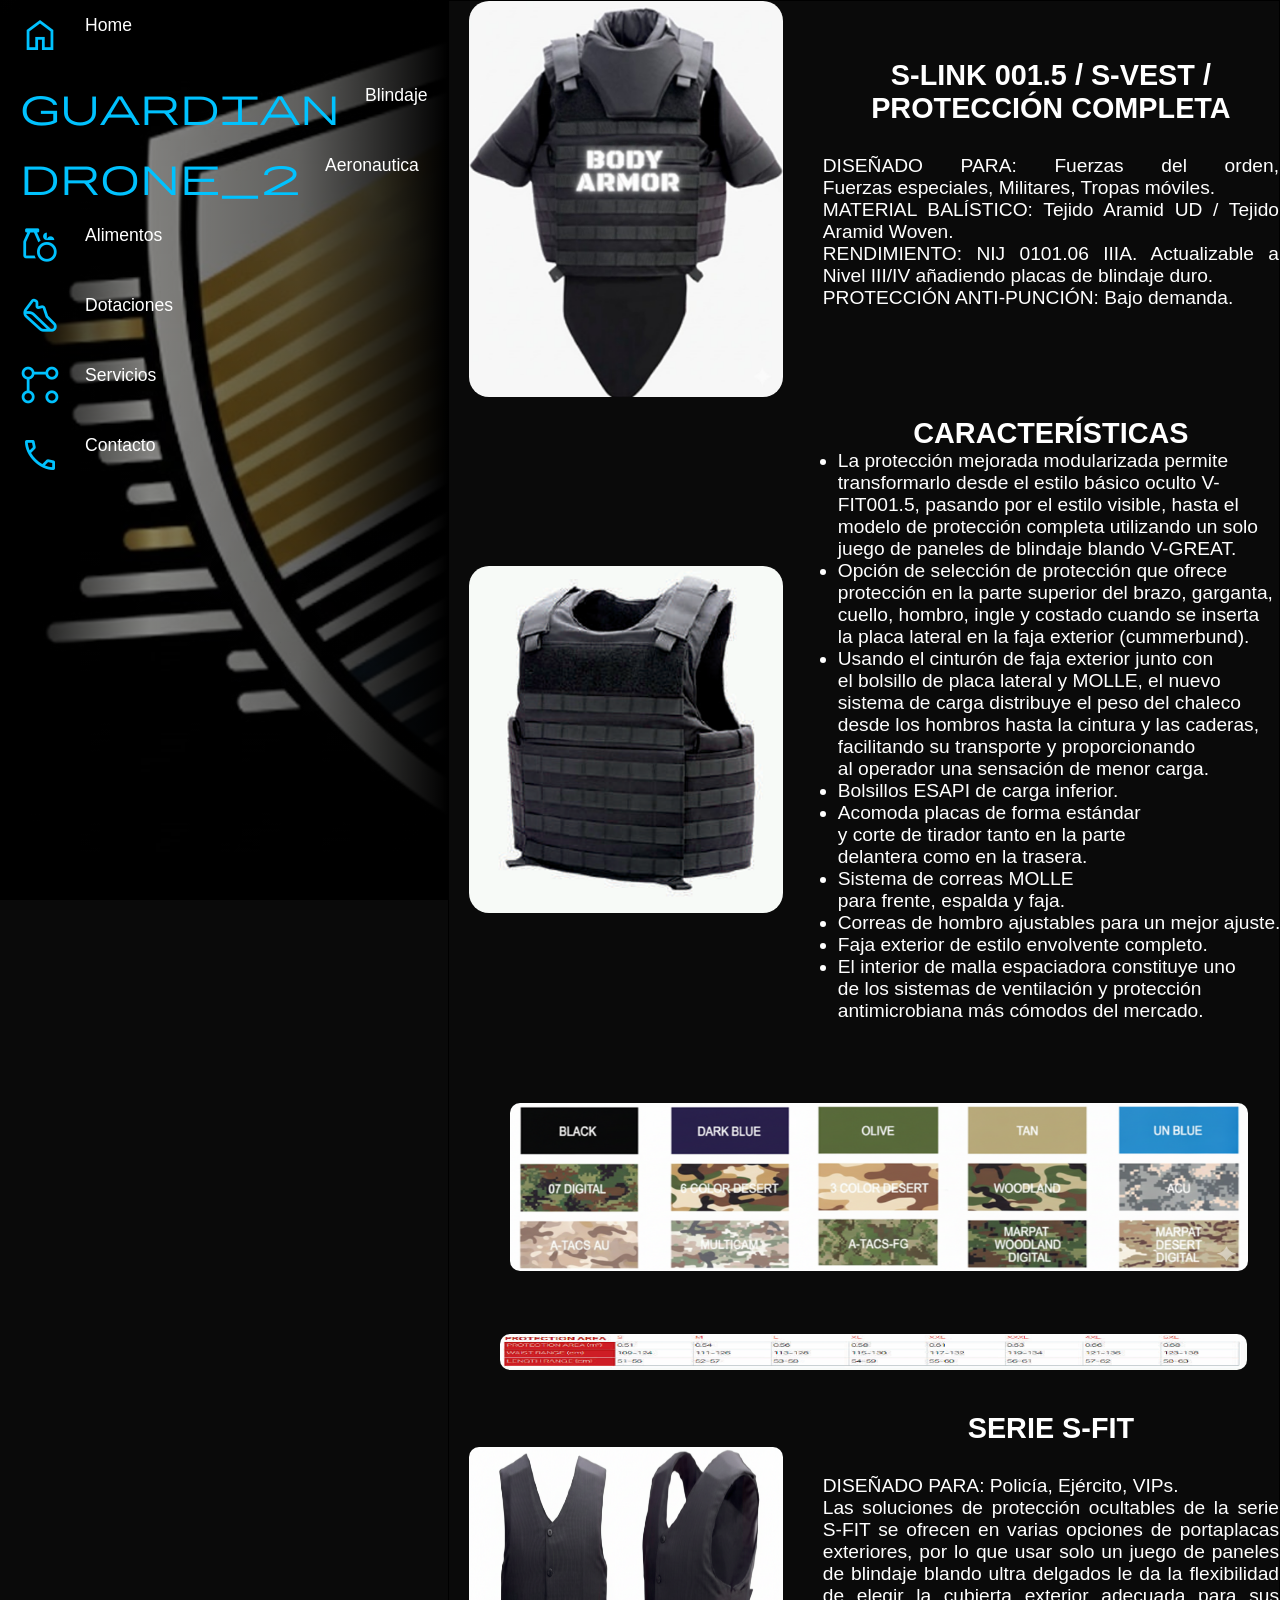
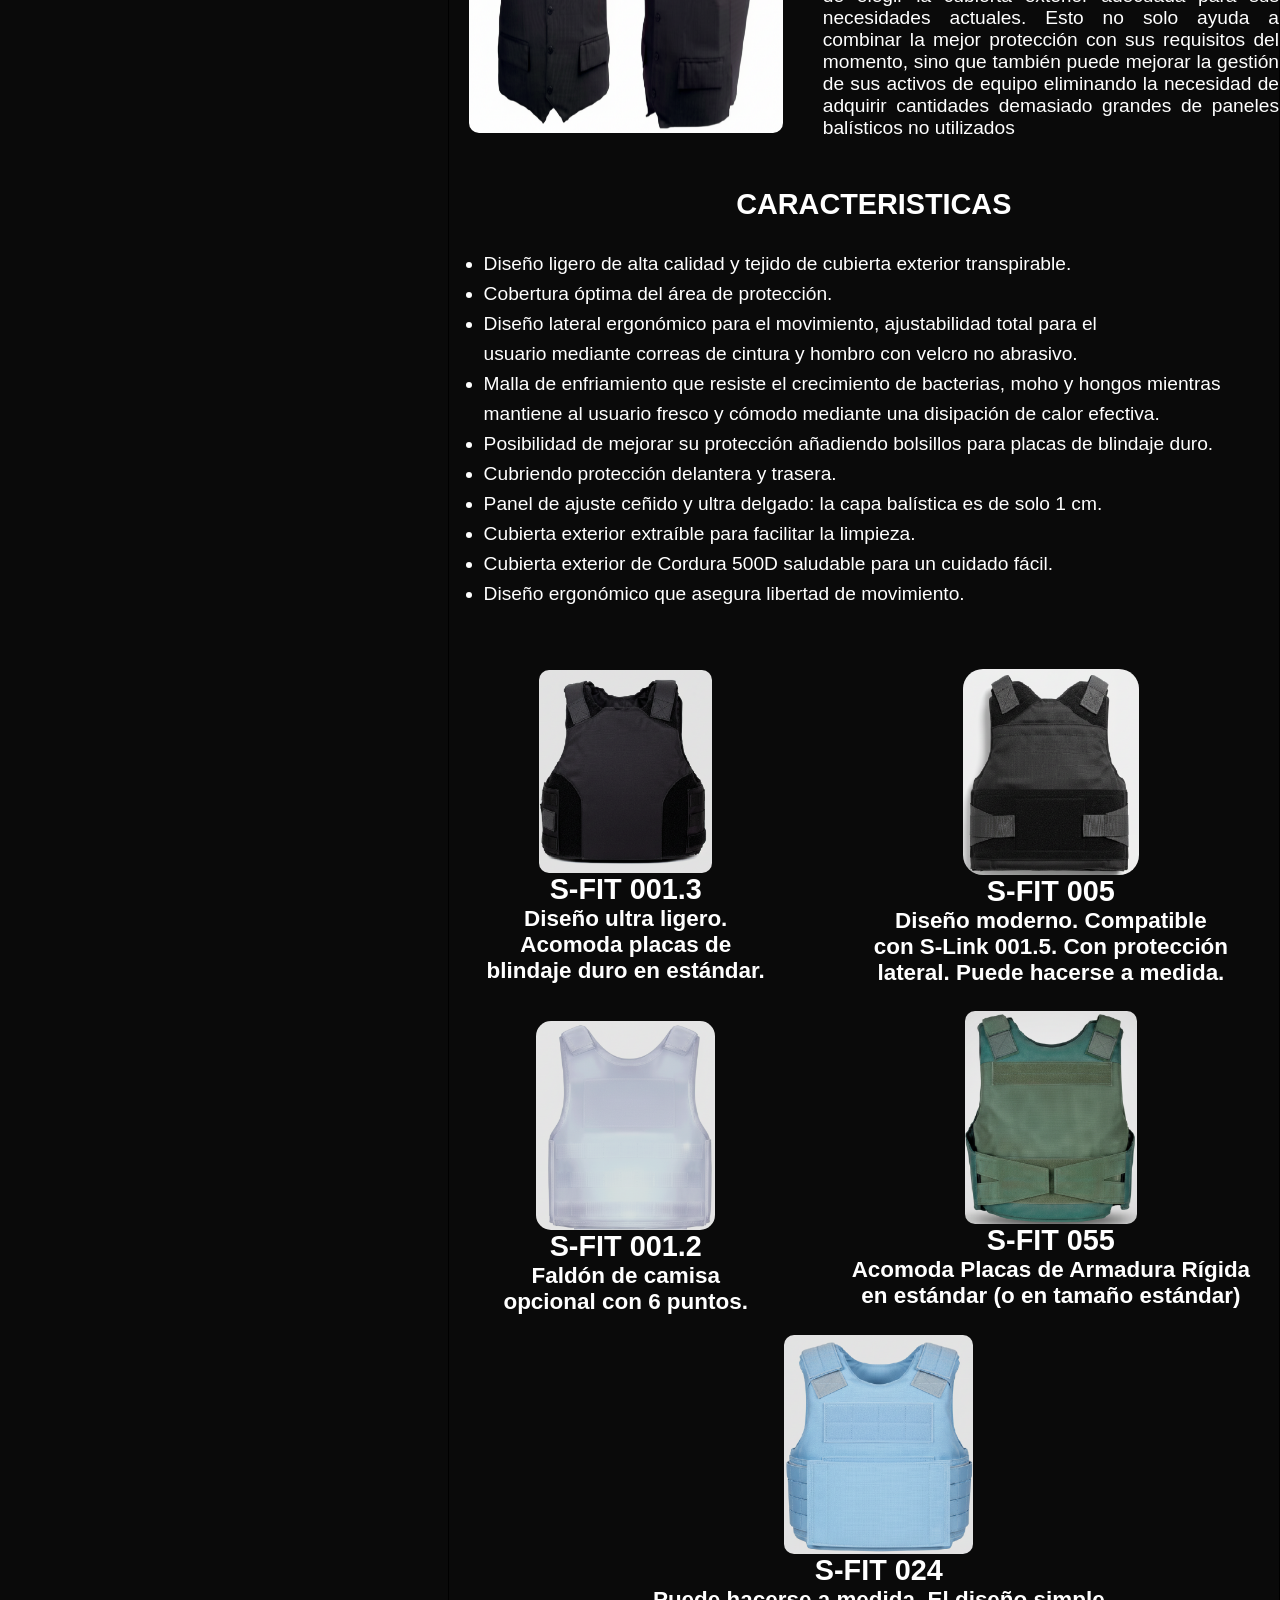
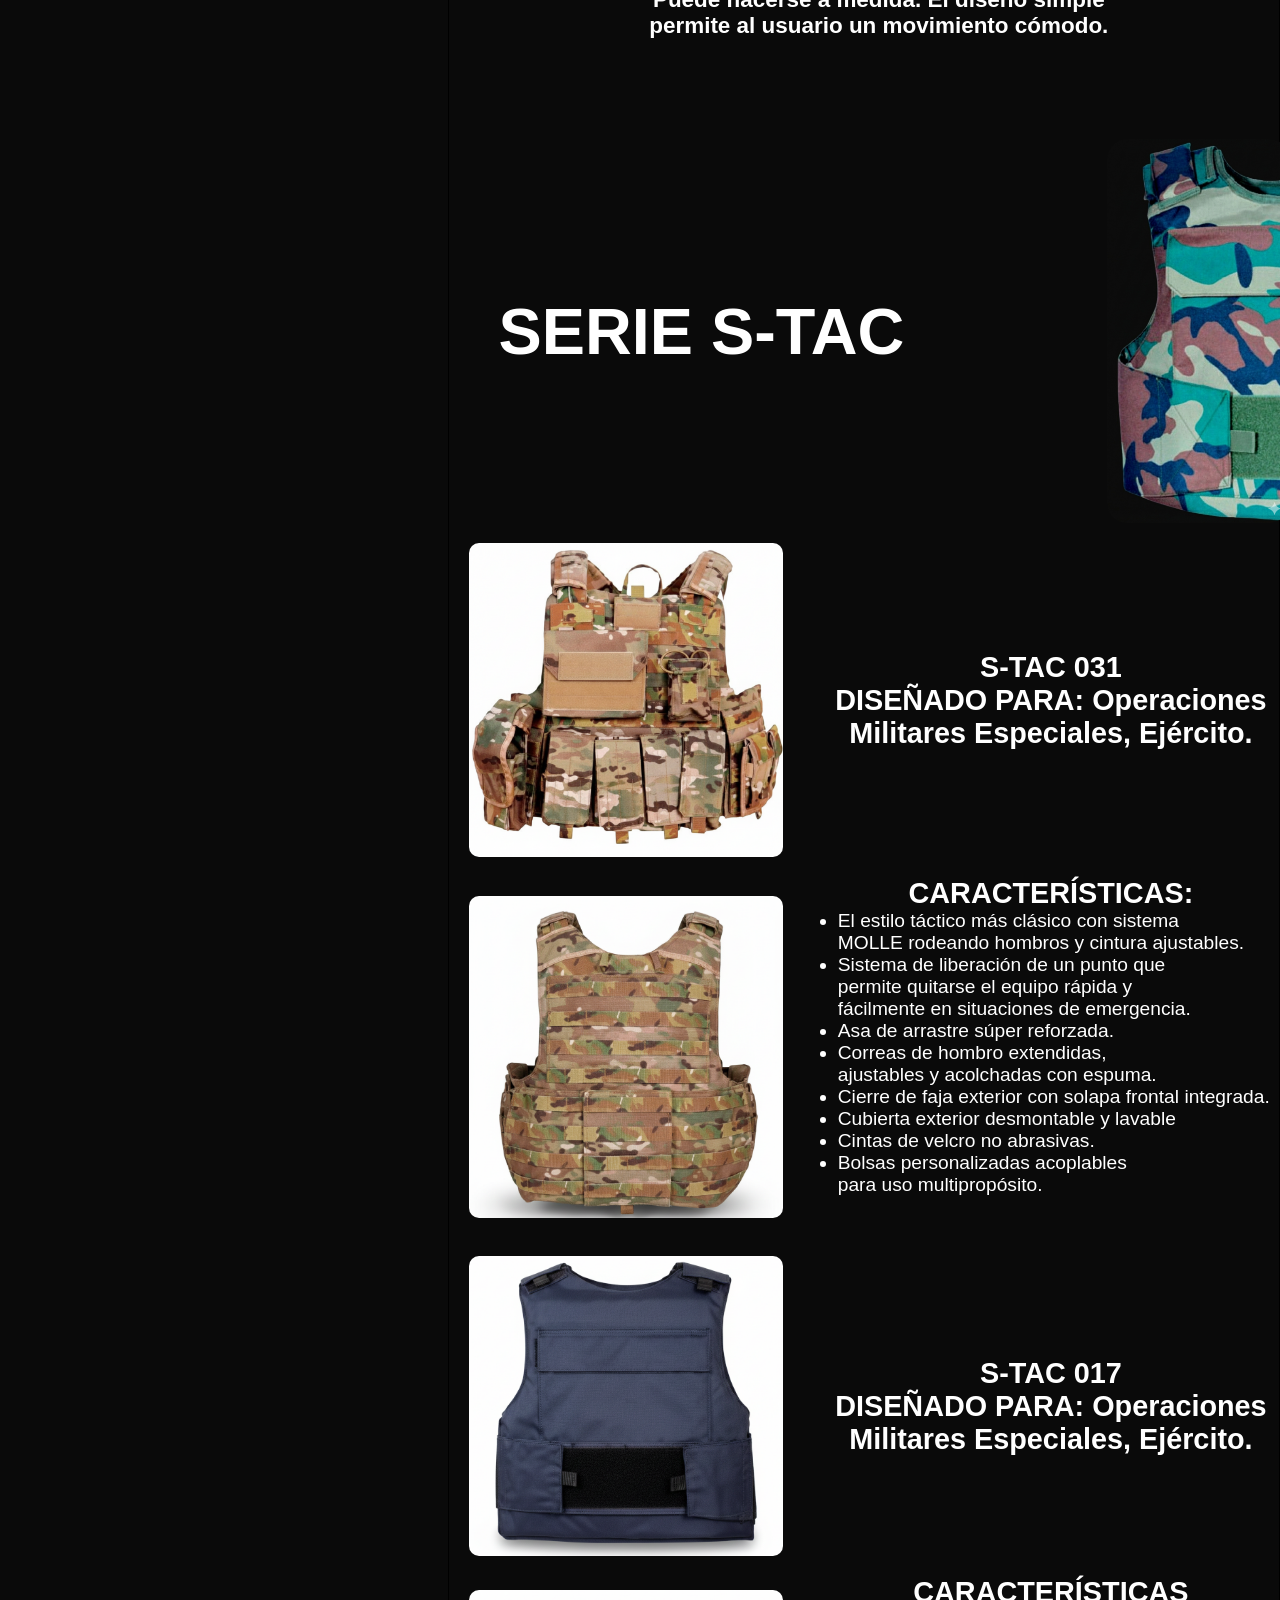
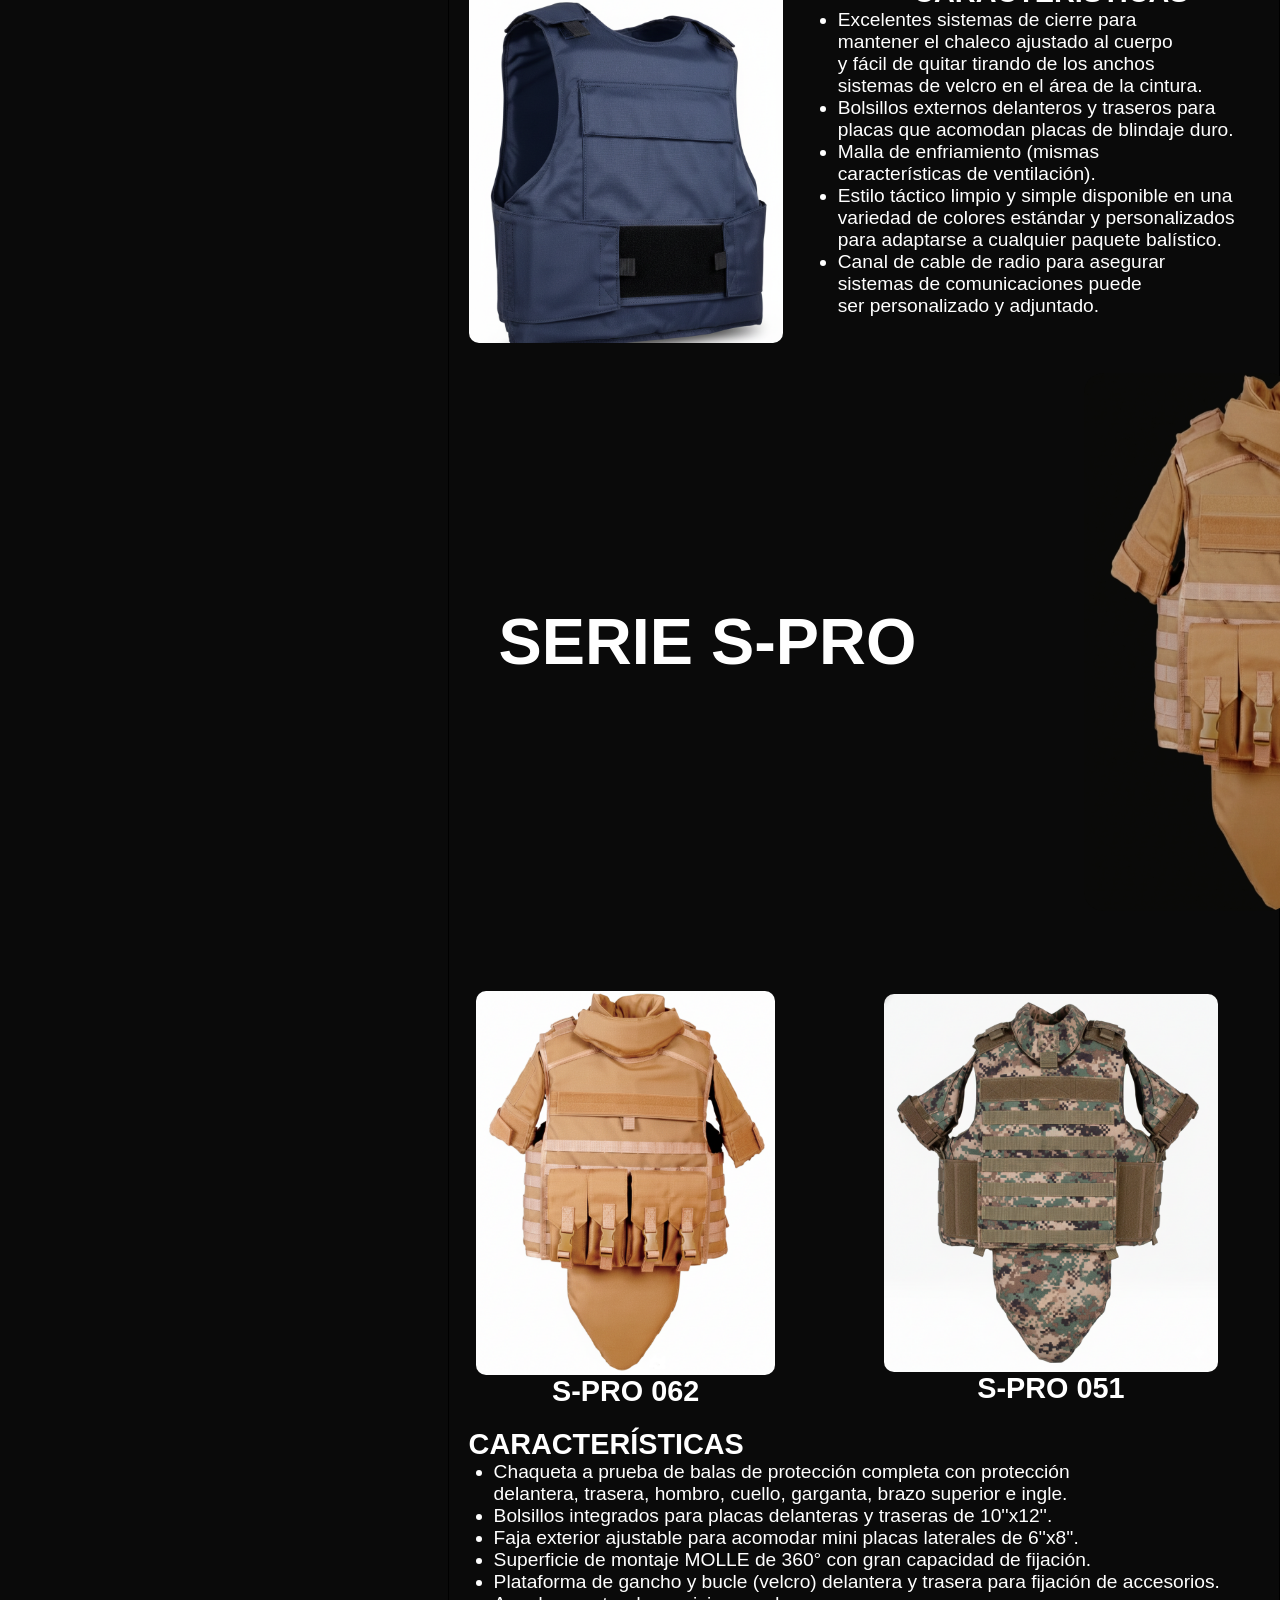
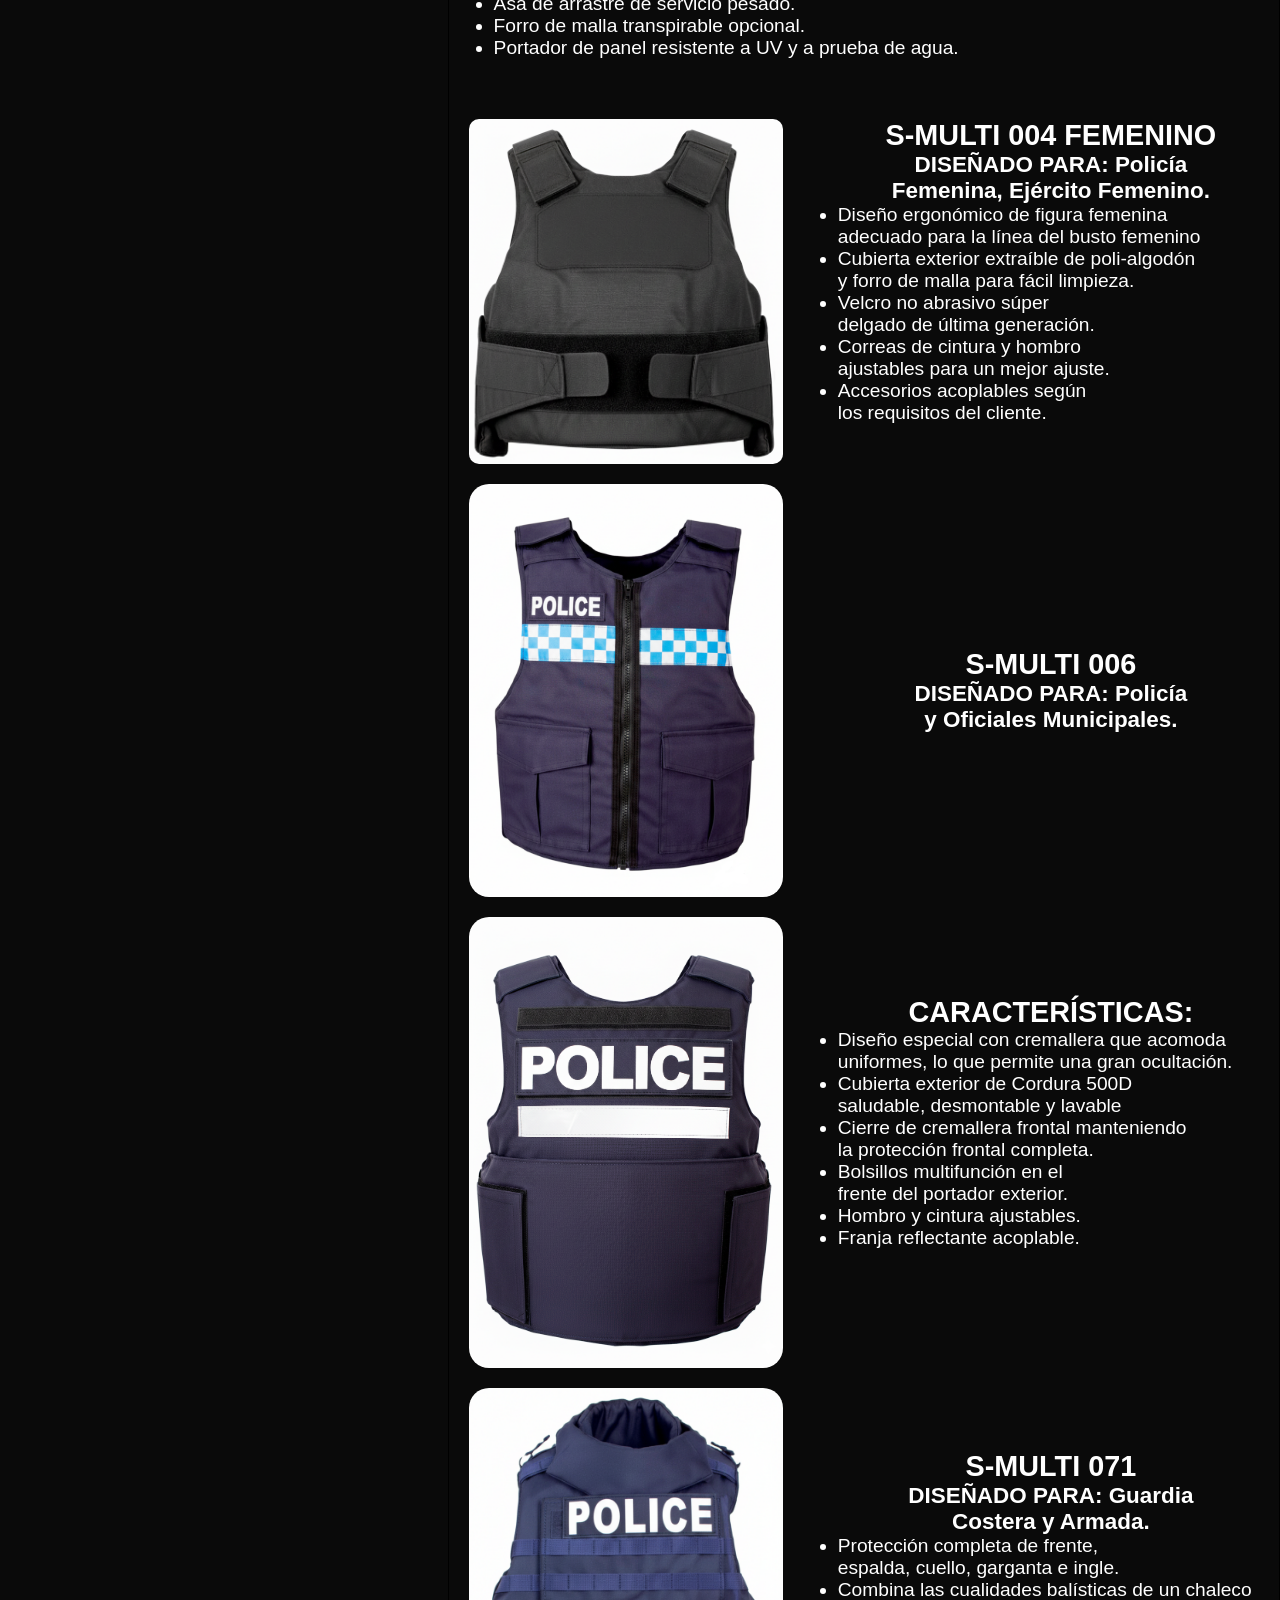
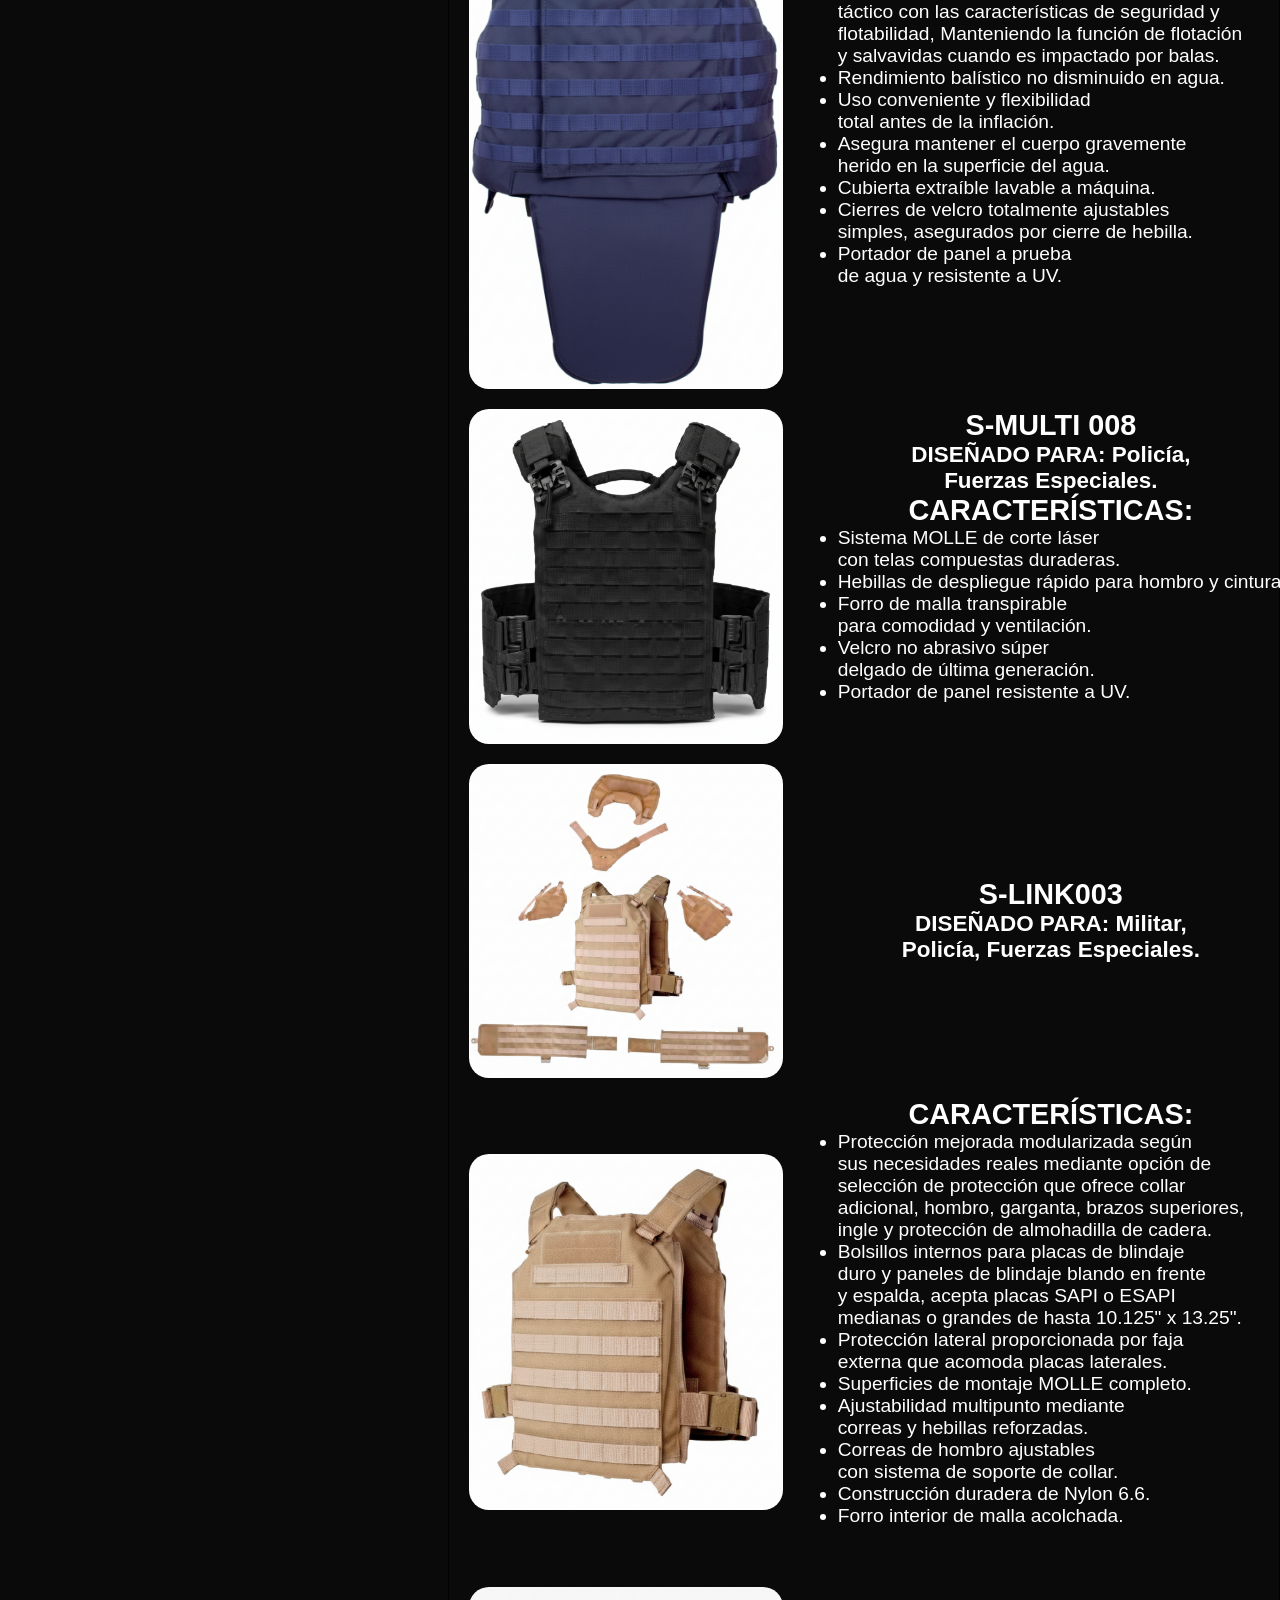
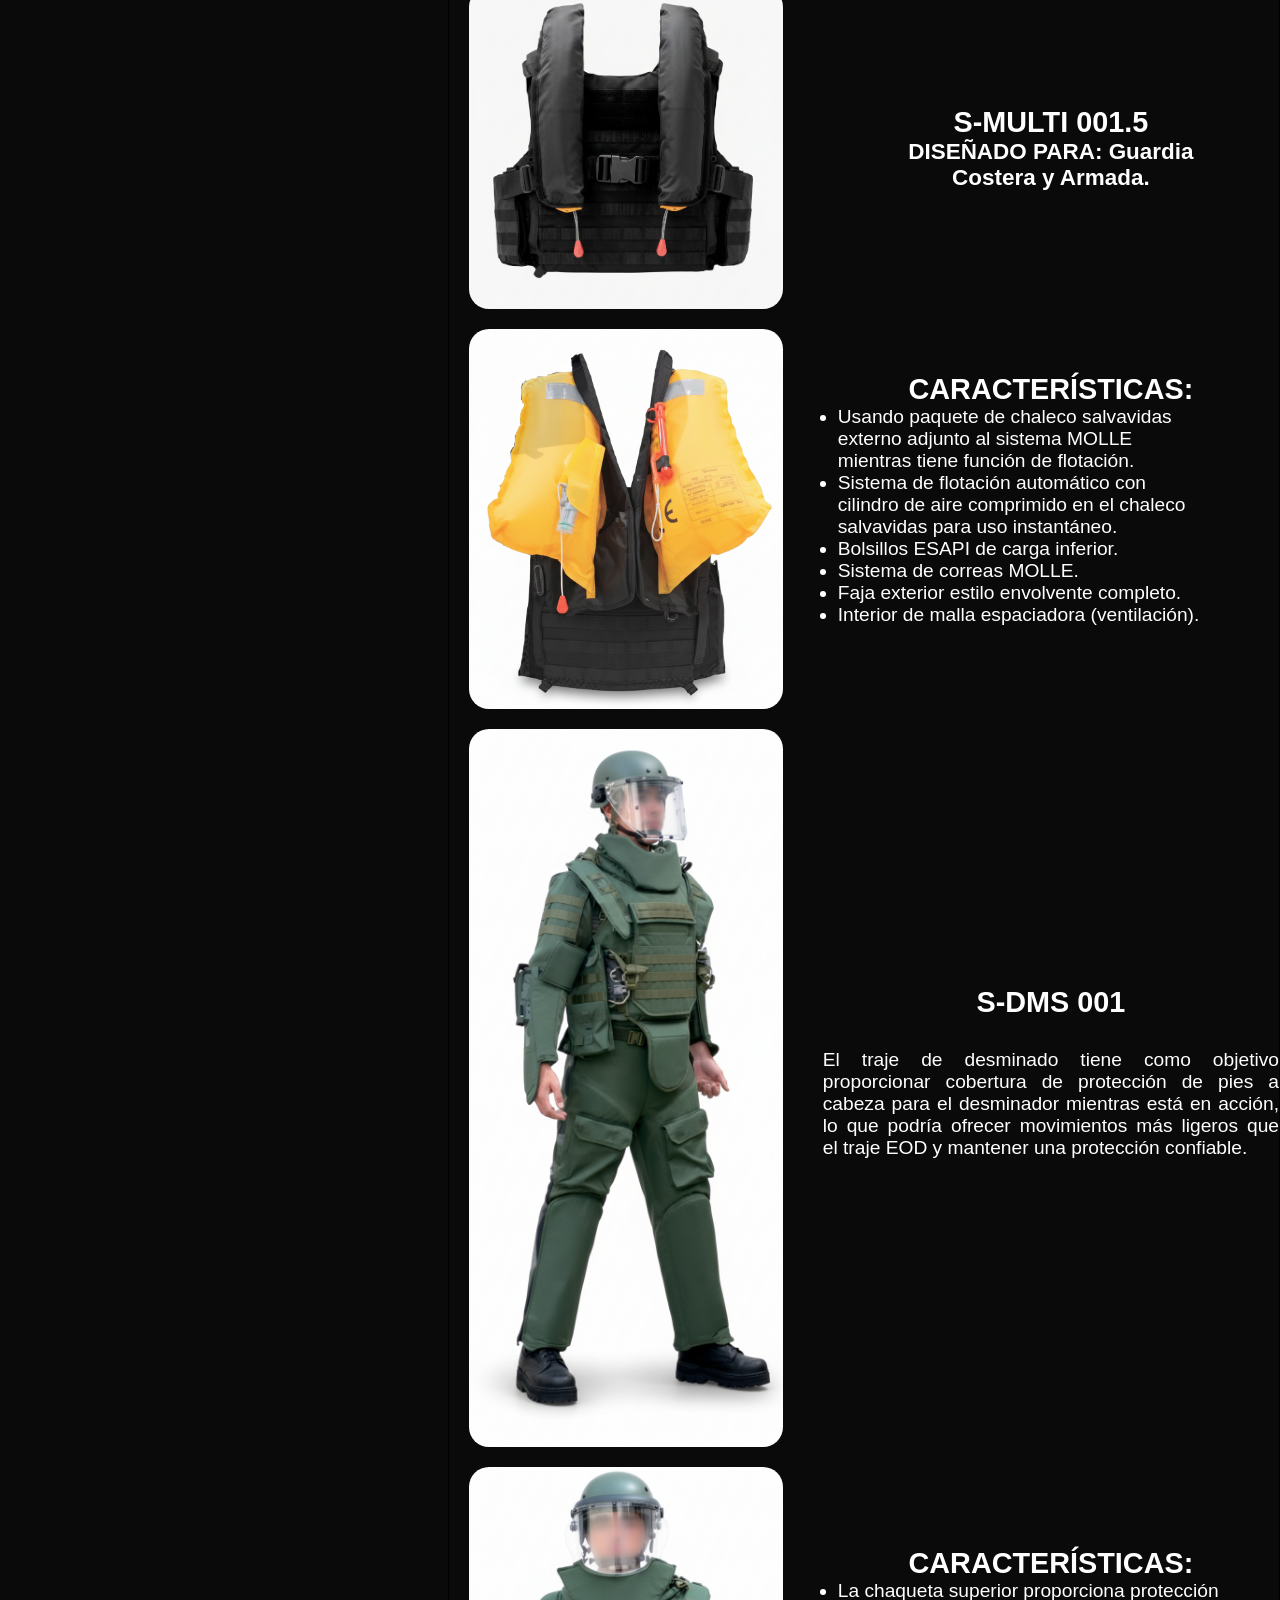
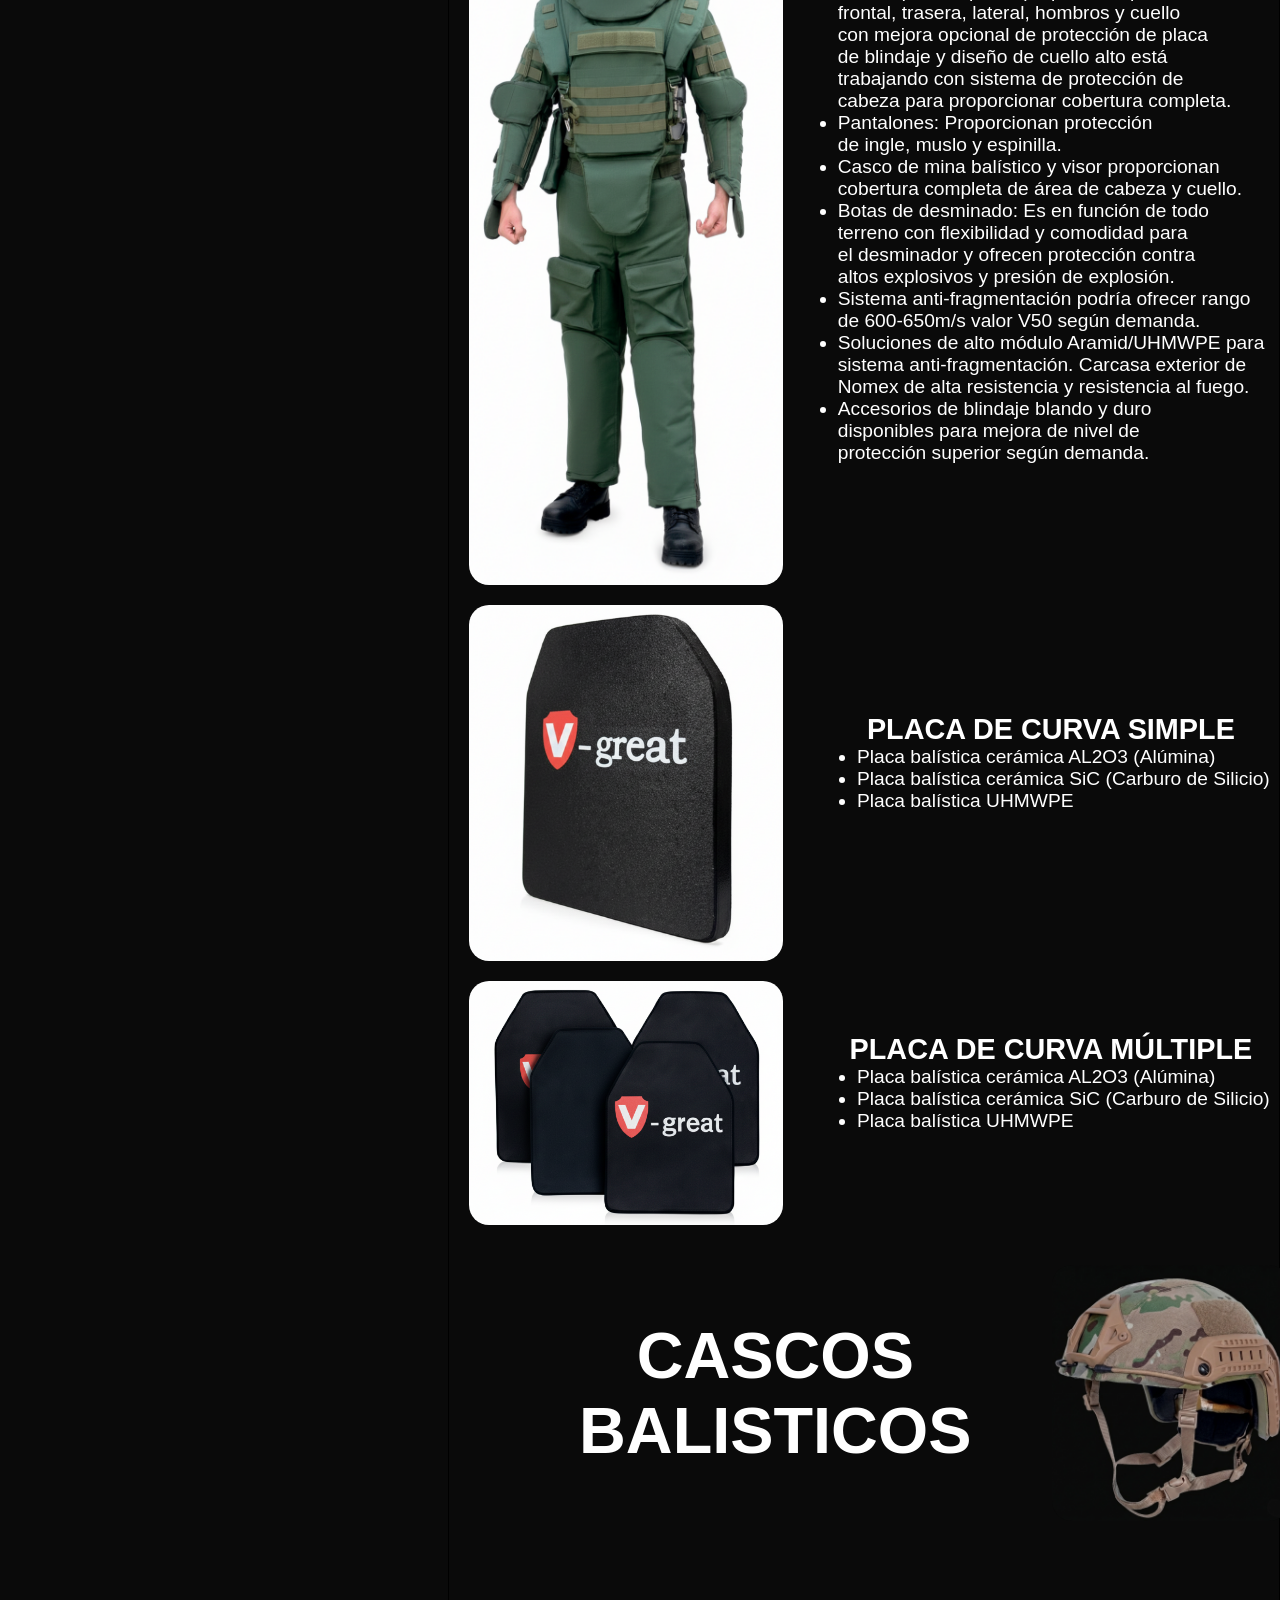
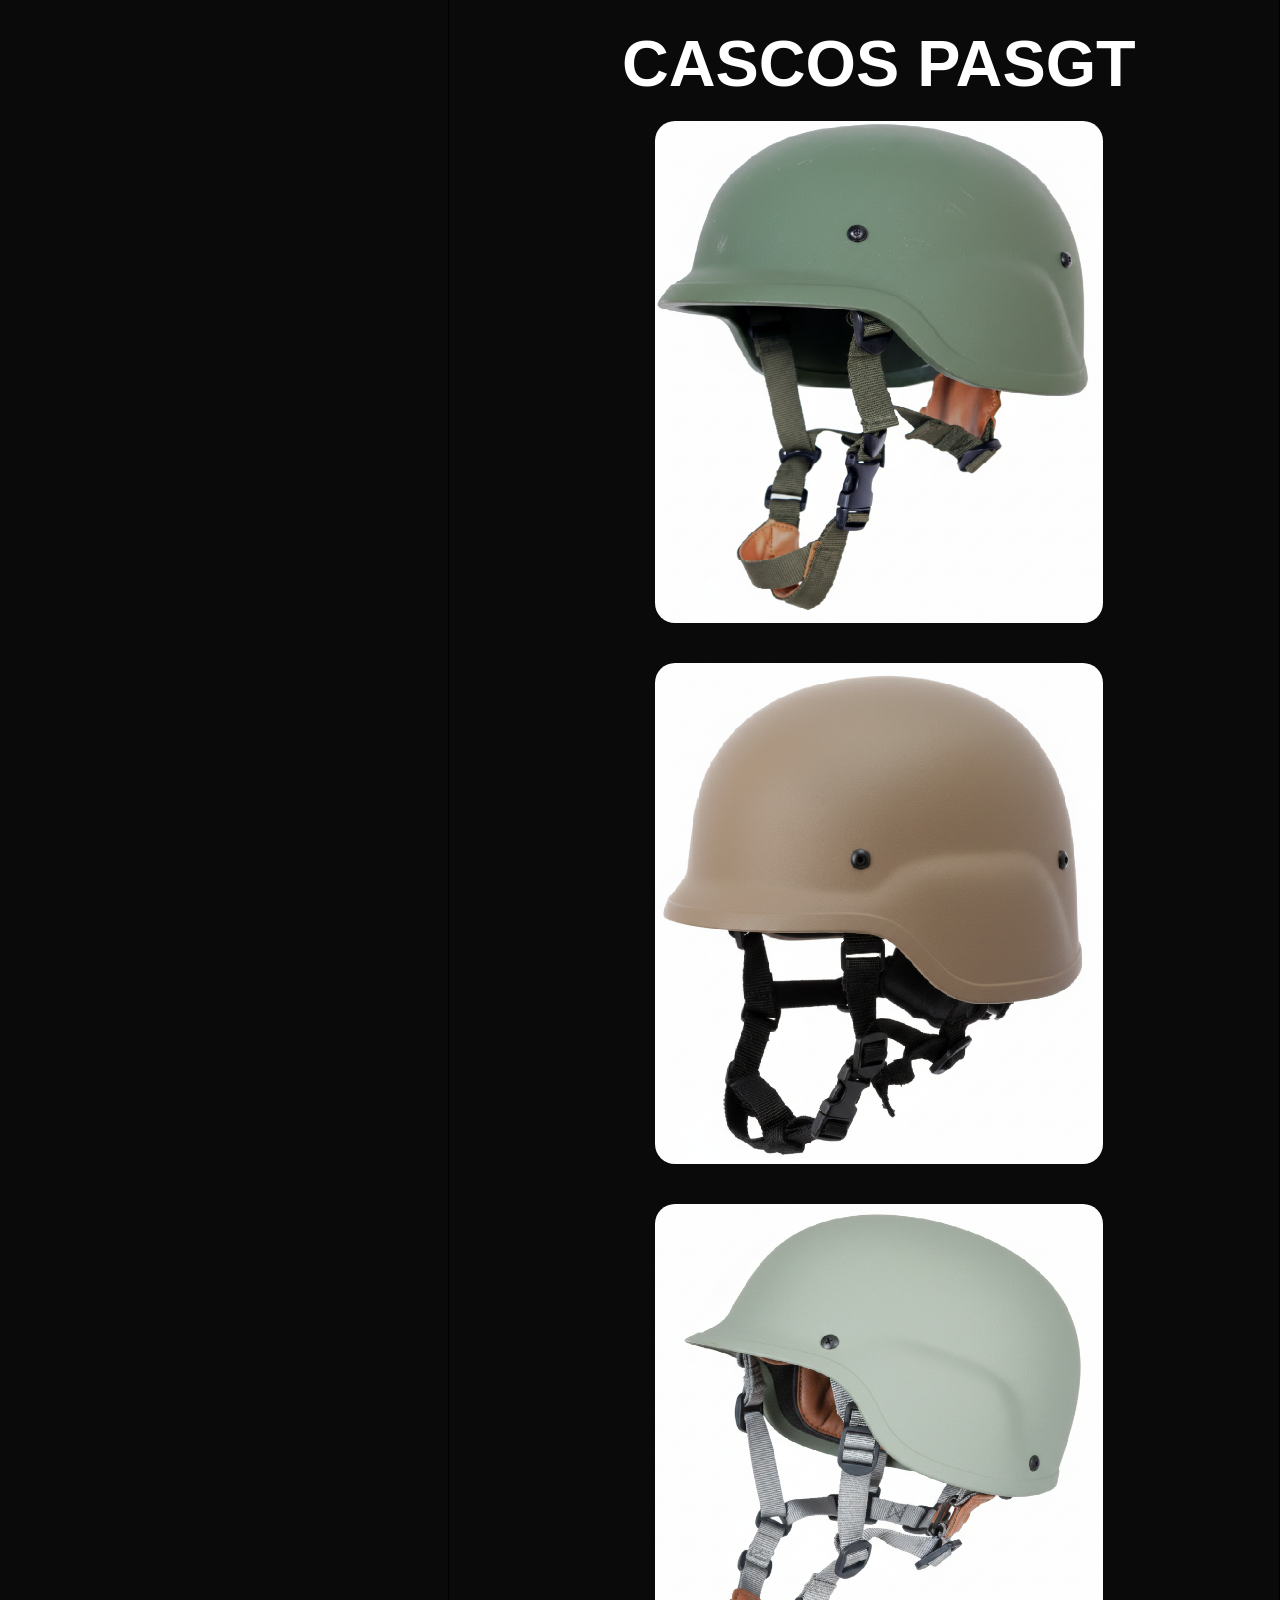
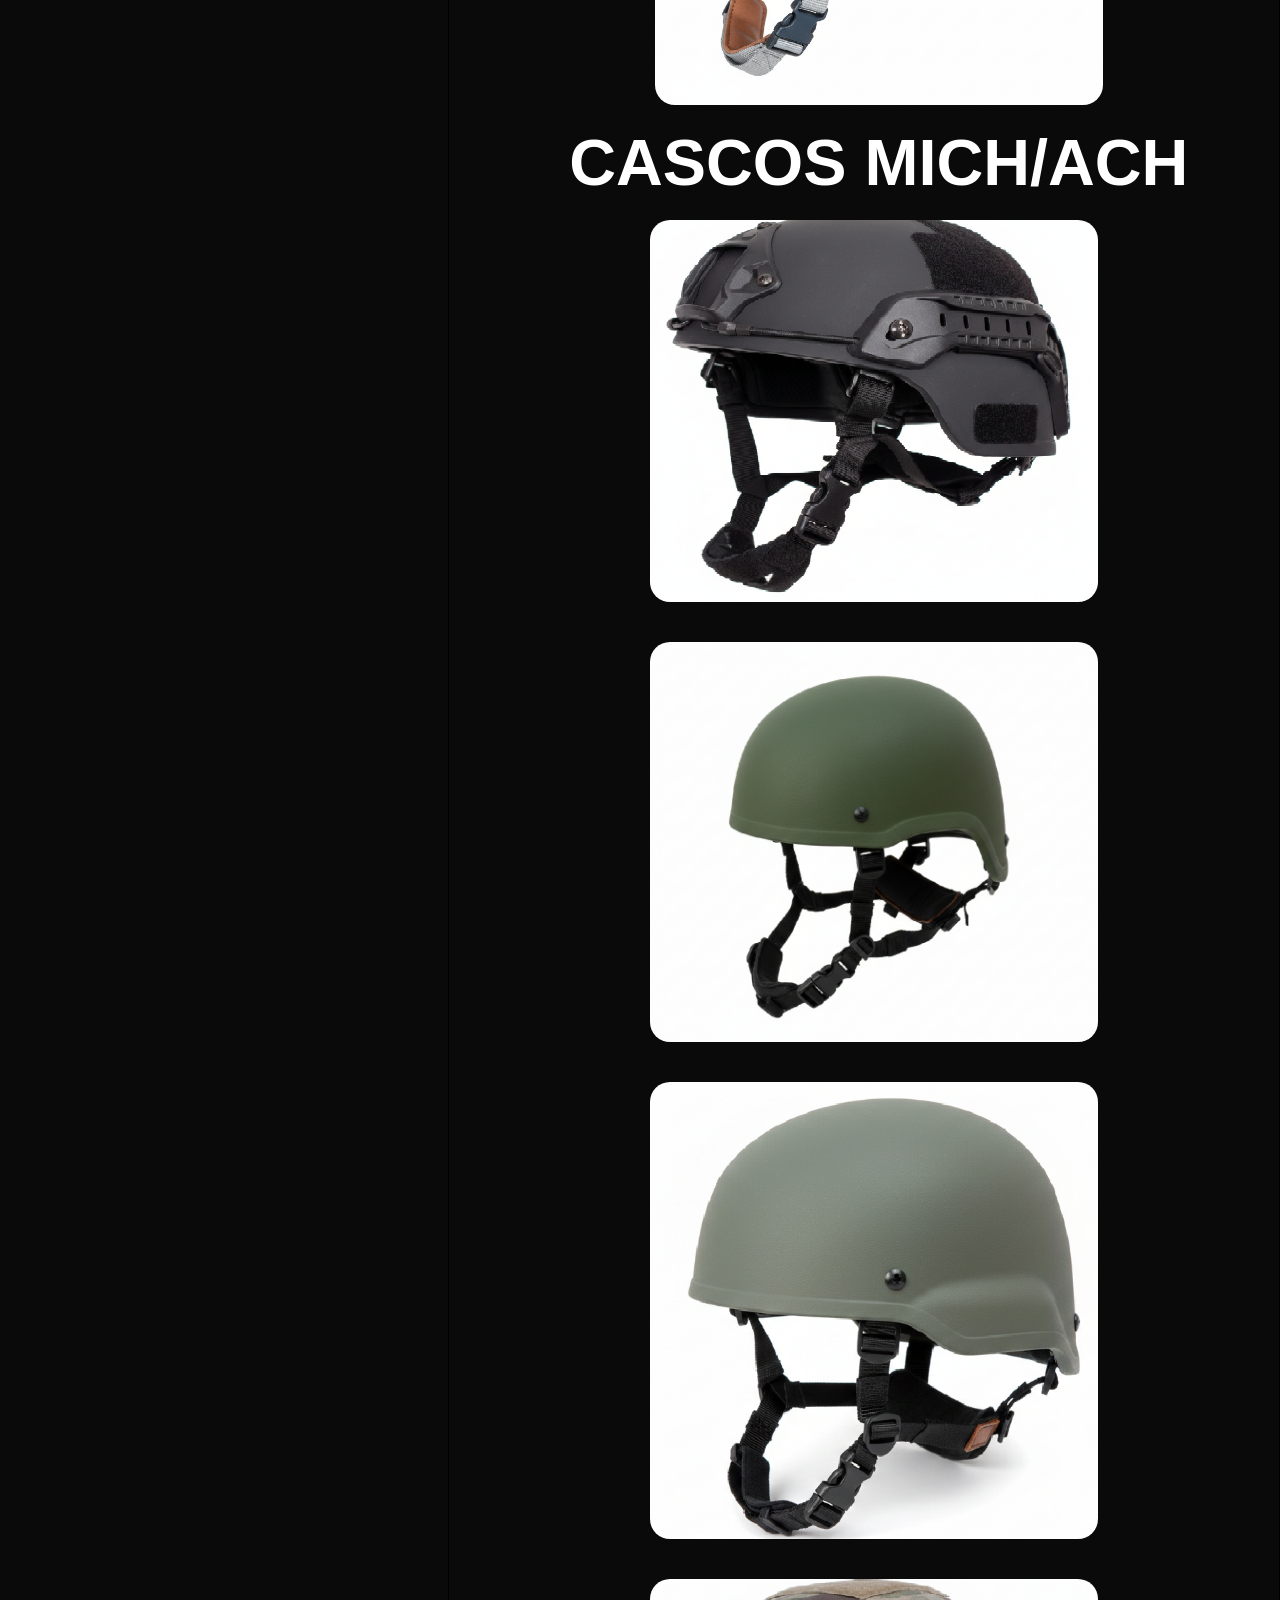
<file: blindaje.html>
<!DOCTYPE html>
<html lang="en">
<head>
    <meta charset="UTF-8">
    <meta name="viewport" content="width=device-width, initial-scale=1.0">
    <link href="https://fonts.googleapis.com/css2?family=Material+Symbols+Outlined" rel="stylesheet" />
    <link rel="stylesheet" href="css/armor.css">
    <link rel="icon" href="imagenes/imagenes-index/temporales-IA/icon.png">
    <title>Blindaje</title>
</head>
<body>
    <header>
        <div class="header-containt">
            <div class="header-wrap">

            </div>
        </div>
    </header>
<main class="main">
        <div class="aside__contain"> 
            <aside class="sidebar">
                <nav class="aside__nav">
                    <ul class="ul__aside___nav">
                        <li class="aside__item"><span class="material-symbols-outlined">home</span><a href="index.html">Home</a></li>
                        <li class="aside__item"><span class="material-symbols-outlined">guardian</span><a href="blindaje.html">Blindaje</a></li>
                        <li class="aside__item"><span class="material-symbols-outlined">drone_2</span><a href="aeronautica.html">Aeronautica</a></li>
                        <li class="aside__item"><span class="material-symbols-outlined">grocery</span><a href="alimentos.html">Alimentos</a></li>
                        <li class="aside__item"><span class="material-symbols-outlined">steps</span><a href="calzado.html">Dotaciones</a></li>
                        <li class="aside__item"><span class="material-symbols-outlined">linked_services</span><a href="servicios.html">Servicios</a></li>
                        <li class="aside__item"><span class="material-symbols-outlined">call</span><a href="contacto.html" target="_blank">Contacto</a></li>
                    </ul>
                </nav>
            </aside>
        </div>
            <div class="grid-content">
                    <div class="items-armor"><img src="imagenes/armor-1.jpg" alt=""> 
                    </div><!-- items-armor(1) -->
                    <div class="items-armor"><h2>S-LINK 001.5 / S-VEST / PROTECCIÓN COMPLETA</h2>
                    <p class="s-link-1__p">DISEÑADO PARA: Fuerzas del orden, Fuerzas especiales, Militares, Tropas móviles. <br>MATERIAL BALÍSTICO: Tejido Aramid UD / Tejido Aramid Woven. <br> RENDIMIENTO: NIJ 0101.06 IIIA. Actualizable a Nivel III/IV añadiendo placas de blindaje duro. <br>PROTECCIÓN ANTI-PUNCIÓN: Bajo demanda.
</p> </div> <!-- items-armor(2) -->
                    <div class="items-armor ">
                            <img class="--armor-2" src="imagenes/armor-2.png" alt="">              
                    </div> <!-- items-armor(3) -->
                    <div class="items-armor"><h2>CARACTERÍSTICAS</h2>
                    <ul class="s-link-1__ul">
                        <li>La protección mejorada modularizada permite transformarlo desde el estilo básico oculto V-FIT001.5, pasando por el estilo visible, hasta el modelo de protección completa utilizando un solo juego de paneles de blindaje blando V-GREAT.</li>
                        <li>Opción de selección de protección que ofrece protección en la parte superior del brazo, garganta, cuello, hombro, ingle y costado cuando se inserta la placa lateral en la faja exterior (cummerbund).</li>
                        <li>Usando el cinturón de faja exterior junto con el bolsillo de placa lateral y MOLLE, el nuevo sistema de carga distribuye el peso del chaleco desde los hombros hasta la cintura y las caderas, facilitando su transporte y proporcionando al operador una sensación de menor carga.</li>
                        <li>Bolsillos ESAPI de carga inferior.</li>
                        <li>Acomoda placas de forma estándar y corte de tirador tanto en la parte delantera como en la trasera.</li>
                        <li>Sistema de correas MOLLE para frente, espalda y faja.</li>
                        <li>Correas de hombro ajustables para un mejor ajuste.</li>
                        <li>Faja exterior de estilo envolvente completo.</li>
                        <li>
El interior de malla espaciadora constituye uno de los sistemas de ventilación y protección antimicrobiana más cómodos del mercado.
</li>
                    </ul></div> <!-- items-armor(4) -->
                    <div class="items-armor"><img src="imagenes/armor-4.png" alt=""></div> <!-- items-armor(5) -->
                    <div class="items-armor" id="item6"><img src="imagenes/armor-5.png" alt=""></div> <!-- items-armor(6) -->
                    <div class="items-armor"><img src="imagenes/armor-8.png" alt=""></div> <!-- items-armor(7) -->
                    <div class="items-armor"><h2>SERIE S-FIT </h2>
                        <p>DISEÑADO PARA: Policía, Ejército, VIPs. <br>
                        Las soluciones de protección ocultables de la serie S-FIT se ofrecen en varias opciones de portaplacas exteriores, por lo que usar solo un juego de paneles de blindaje blando ultra delgados le da la flexibilidad de elegir la cubierta exterior adecuada para sus necesidades actuales. Esto no solo ayuda a combinar la mejor protección con sus requisitos del momento, sino que también puede mejorar la gestión de sus activos de equipo eliminando la necesidad de adquirir cantidades demasiado grandes de paneles balísticos no utilizados</p></div> <!-- items-armor(8) -->
                    <div class="items-armor"><h2>CARACTERISTICAS</h2> <br>
                    <ul>
                        <li>Diseño ligero de alta calidad y tejido de cubierta exterior transpirable.</li>
                        <li>Cobertura óptima del área de protección.</li>
                        <li>Diseño lateral ergonómico para el movimiento, ajustabilidad total para el usuario mediante correas de cintura y hombro con velcro no abrasivo.</li>
                        <li>Malla de enfriamiento que resiste el crecimiento de bacterias, moho y hongos mientras mantiene al usuario fresco y cómodo mediante una disipación de calor efectiva.</li>
                        <li>Posibilidad de mejorar su protección añadiendo bolsillos para placas de blindaje duro.</li>
                        <li>Cubriendo protección delantera y trasera.</li>
                        <li>Panel de ajuste ceñido y ultra delgado: la capa balística es de solo 1 cm.</li>
                        <li>Cubierta exterior extraíble para facilitar la limpieza.</li>
                        <li>Cubierta exterior de Cordura 500D saludable para un cuidado fácil.</li>
                        <li>Diseño ergonómico que asegura libertad de movimiento.</li>
                    </ul></div> <!-- items-armor(9) -->
                    <div class="items-armor"><img src="imagenes/armor-10.png" alt="">
                        <h2>S-FIT 001.3</h2>
                    <h3> Diseño ultra ligero. Acomoda placas de blindaje duro en estándar.</h3></div> <!-- items-armor(10) -->
                    <div class="items-armor"><img src="imagenes/armor-11.png" alt="">
                    <h2>S-FIT 005 </h2>
                    <h3> Diseño moderno. Compatible con S-Link 001.5. Con protección lateral. Puede hacerse a medida.</h3></div> <!-- items-armor(11) -->
                    <div class="items-armor"><img src="imagenes/armor-9.png" alt="">
                    <h2>S-FIT 001.2 </h2>
                    <h3>Faldón de camisa opcional con 6 puntos.</h3></div><!-- items-armor(12) -->
                    <div class="items-armor"><img src="imagenes/armor-12.png" alt="">
                    <h2>S-FIT 055</h2>
                    <h3>Acomoda Placas de Armadura Rígida en estándar (o en tamaño estándar)</h3></div> <!-- items-armor(13) -->
                    <div class="items-armor"><img src="imagenes/armor-13.png" alt="">
                    <h2>S-FIT 024</h2>
                    <h3>Puede hacerse a medida. El diseño simple permite al usuario un movimiento cómodo.</h3></div> <!-- items-armor(14) -->
                    <div class="items-armor"><h2>SERIE S-TAC </h2><img src="imagenes/armor-14.png" alt=""></div> <!-- items-armor(15) -->
                    <div class="items-armor"><img src="imagenes/armor-15.png" alt=""></div> <!-- items-armor(16) -->
                    <div class="items-armor">
                    <h2> S-TAC 031 <br>DISEÑADO PARA: Operaciones Militares Especiales, Ejército.</h2></div> <!-- items-armor(17) -->
                    <div class="items-armor"><img src="imagenes/armor-16.png" alt=""></div> <!-- items-armor(18) -->
                    <div class="items-armor"><h2>CARACTERÍSTICAS:</h2>
                    <ul>
                        <li>El estilo táctico más clásico con sistema MOLLE rodeando hombros y cintura ajustables.</li>
                        <li>Sistema de liberación de un punto que permite quitarse el equipo rápida y fácilmente en situaciones de emergencia.</li>
                        <li>Asa de arrastre súper reforzada.</li>
                        <li>Correas de hombro extendidas, ajustables y acolchadas con espuma.</li>
                        <li>Cierre de faja exterior con solapa frontal integrada.</li>
                        <li>Cubierta exterior desmontable y lavable</li>
                        <li>Cintas de velcro no abrasivas.</li>
                        <li>Bolsas personalizadas acoplables para uso multipropósito.</li>
                    </ul></div> <!-- items-armor(19) -->
                    <div class="items-armor"><img src="imagenes/armor-17.png" alt=""></div> <!-- items-armor(20) -->
                    <div class="items-armor">
                        <h2>S-TAC 017 <br> DISEÑADO PARA: Operaciones Militares Especiales, Ejército.</h2>                        
                    </div> <!-- items-armor(21) -->
                    <div class="items-armor"><img src="imagenes/armor-18.png" alt=""></div> <!-- items-armor(22) -->
                    <div class="items-armor"><h2>CARACTERÍSTICAS</h2>
                    <ul>
                        <li>Excelentes sistemas de cierre para mantener el chaleco ajustado al cuerpo y fácil de quitar tirando de los anchos sistemas de velcro en el área de la cintura.</li>
                        <li>Bolsillos externos delanteros y traseros para placas que acomodan placas de blindaje duro.</li>
                        <li>Malla de enfriamiento (mismas características de ventilación).</li>
                        <li>Estilo táctico limpio y simple disponible en una variedad de colores estándar y personalizados para adaptarse a cualquier paquete balístico.</li>
                        <li>Canal de cable de radio para asegurar sistemas de comunicaciones puede ser personalizado y adjuntado.</li>
                    </ul></div>  <!-- items-armor(23) -->
                    <div class="items-armor"> <h2>SERIE S-PRO </h2><img src="imagenes/armor-19.png" alt=""></div> <!-- items-armor(24) -->
                    <div class="items-armor"><img src="imagenes/armor-21.png" alt=""><h2>S-PRO 062</h2></div> <!-- items-armor(25) -->
                    <div class="items-armor"><img src="imagenes/armor-20.png" alt=""><h2>S-PRO 051</h2></div> <!-- items-armor(26) -->
                    <div class="items-armor"><h2>CARACTERÍSTICAS</h2>
                        <ul>
                            <li>Chaqueta a prueba de balas de protección completa con protección delantera, trasera, hombro, cuello, garganta, brazo superior e ingle.</li>
                            <li>Bolsillos integrados para placas delanteras y traseras de 10''x12''.</li>
                            <li>Faja exterior ajustable para acomodar mini placas laterales de 6''x8''.</li>
                            <li>Superficie de montaje MOLLE de 360° con gran capacidad de fijación.</li>
                            <li>Plataforma de gancho y bucle (velcro) delantera y trasera para fijación de accesorios.</li>
                            <li>Asa de arrastre de servicio pesado.</li>
                            <li>Forro de malla transpirable opcional.</li>
                            <li>Portador de panel resistente a UV y a prueba de agua.</li>
                        </ul>
                    </div> <!-- items-armor(27) -->
                    <div class="items-armor"><img src="imagenes/armor-22.png" alt=""></div> <!-- items-armor(28) -->
                    <div class="items-armor"><h2>S-MULTI 004 FEMENINO</h2>
                    <h3>DISEÑADO PARA: Policía Femenina, Ejército Femenino.</h3>
                <ul>
                    <li>Diseño ergonómico de figura femenina adecuado para la línea del busto femenino</li>
                    <li>Cubierta exterior extraíble de poli-algodón y forro de malla para fácil limpieza.</li>
                    <li>Velcro no abrasivo súper delgado de última generación.</li>
                    <li>Correas de cintura y hombro ajustables para un mejor ajuste.</li>
                    <li>Accesorios acoplables según los requisitos del cliente.</li>
                </ul></div> <!-- items-armor(29) -->
                    <div class="items-armor"><img src="imagenes/armor-23.png" alt=""></div> <!-- items-armor(30) -->
                    <div class="items-armor">
                    <h2>S-MULTI 006</h2>
                    <h3>DISEÑADO PARA: Policía y Oficiales Municipales.</h3></div> <!-- items-armor(31) -->
                    <div class="items-armor"><img src="imagenes/armor-24.png" alt=""></div> <!-- items-armor(32) -->
                    <div class="items-armor">
                    <h2>CARACTERÍSTICAS:</h2>
                    <ul>
                        <li>Diseño especial con cremallera que acomoda uniformes, lo que permite una gran ocultación.</li>
                        <li>Cubierta exterior de Cordura 500D saludable, desmontable y lavable</li>
                        <li>Cierre de cremallera frontal manteniendo la protección frontal completa.</li>
                        <li>Bolsillos multifunción en el frente del portador exterior.</li>
                        <li>Hombro y cintura ajustables.</li>
                        <li>Franja reflectante acoplable.</li>
                    </ul></div> <!-- items-armor(33) -->
                    <div class="items-armor"><img src="imagenes/armor-25.png" alt=""></div> <!-- items-armor(34) -->
                    <div class="items-armor">
                    <h2>S-MULTI 071</h2>
                    <h3>DISEÑADO PARA: Guardia Costera y Armada.</h3>
                    <ul>
                        <li>Protección completa de frente, espalda, cuello, garganta e ingle.</li>
                        <li>Combina las cualidades balísticas de un chaleco táctico con las características de seguridad y flotabilidad, Manteniendo la función de flotación y salvavidas cuando es impactado por balas.</li>
                        <li>Rendimiento balístico no disminuido en agua.</li>
                        <li>Uso conveniente y flexibilidad total antes de la inflación.</li>
                        <li>Asegura mantener el cuerpo gravemente herido en la superficie del agua.</li>
                        <li>Cubierta extraíble lavable a máquina.</li>
                        <li>Cierres de velcro totalmente ajustables simples, asegurados por cierre de hebilla.</li>
                        <li>Portador de panel a prueba de agua y resistente a UV.</li>
                    </ul></div> <!-- items-armor(35) -->
                    <div class="items-armor">
                    <img src="imagenes/armor-26.png" alt="">
                    </div> <!-- items-armor(36) -->
                    <div class="items-armor">
                    <h2>S-MULTI 008</h2>
                    <h3>DISEÑADO PARA: Policía, Fuerzas Especiales.</h3>
                    <h2>CARACTERÍSTICAS:</h2>
                    <ul>
                        <li>Sistema MOLLE de corte láser con telas compuestas duraderas.</li>
                        <li>Hebillas de despliegue rápido para hombro y cintura.</li>
                        <li>Forro de malla transpirable para comodidad y ventilación.</li>
                        <li>Velcro no abrasivo súper delgado de última generación.</li>
                        <li>Portador de panel resistente a UV.</li>
                    </ul>
                    </div> <!-- items-armor(37) -->
                    <div class="items-armor"><img src="imagenes/armor-27.png" alt=""></div> <!-- items-armor(38) -->
                    <div class="items-armor">
                    <h2>S-LINK003</h2>
                    <h3>DISEÑADO PARA: Militar, Policía, Fuerzas Especiales.</h3></div> <!-- items-armor(39) -->
                    <div class="items-armor"><img src="imagenes/armor-28.png" alt=""></div><!-- items-armor(40) -->
                    <div class="items-armor">
                    <h2>CARACTERÍSTICAS:</h2>
                    <ul>
                        <li>Protección mejorada modularizada según sus necesidades reales mediante opción de selección de protección que ofrece collar adicional, hombro, garganta, brazos superiores, ingle y protección de almohadilla de cadera.</li>
                        <li>Bolsillos internos para placas de blindaje duro y paneles de blindaje blando en frente y espalda, acepta placas SAPI o ESAPI medianas o grandes de hasta 10.125" x 13.25".</li>
                        <li>Protección lateral proporcionada por faja externa que acomoda placas laterales.</li>
                        <li>Superficies de montaje MOLLE completo.</li>
                        <li>Ajustabilidad multipunto mediante correas y hebillas reforzadas.</li>
                        <li>Correas de hombro ajustables con sistema de soporte de collar.</li>
                        <li>Construcción duradera de Nylon 6.6.</li>
                        <li>Forro interior de malla acolchada.</li>
                    </ul></div> <!-- items-armor(41) -->
                    <div class="items-armor"><img src="imagenes/armor-29.png" alt=""></div> <!-- items-armor(42) -->
                    <div class="items-armor">
                    <h2>S-MULTI 001.5</h2>
                    <h3>DISEÑADO PARA: Guardia Costera y Armada.</h3>
                </div> <!-- items-armor(43) -->
                    <div class="items-armor"><img src="imagenes/armor-30.png" alt=""></div> <!-- items-armor(44) -->
                    <div class="items-armor">
                    <h2>CARACTERÍSTICAS:</h2>
                    <ul>
                        <li>Usando paquete de chaleco salvavidas externo adjunto al sistema MOLLE mientras tiene función de flotación.</li>
                        <li>Sistema de flotación automático con cilindro de aire comprimido en el chaleco salvavidas para uso instantáneo.</li>
                        <li>Bolsillos ESAPI de carga inferior.</li>
                        <li>Sistema de correas MOLLE.</li>
                        <li>Faja exterior estilo envolvente completo.</li>
                        <li>Interior de malla espaciadora (ventilación).</li>
                    </ul></div> <!-- items-armor(45) -->
                    <div class="items-armor"><img src="imagenes/armor-31.png" alt=""></div> <!-- items-armor(46) -->
                    <div class="items-armor">
                    <h2>S-DMS 001</h2>
                    <p>El traje de desminado tiene como objetivo proporcionar cobertura de protección de pies a cabeza para el desminador mientras está en acción, lo que podría ofrecer movimientos más ligeros que el traje EOD y mantener una protección confiable.</p></div> <!-- items-armor(47) -->
                    <div class="items-armor"><img src="imagenes/armor-32.png" alt=""></div> <!-- items-armor(48) -->
                    <div class="items-armor">
                    <h2>CARACTERÍSTICAS:</h2>
                    <ul>
                        <li>La chaqueta superior proporciona protección frontal, trasera, lateral, hombros y cuello con mejora opcional de protección de placa de blindaje y diseño de cuello alto está trabajando con sistema de protección de cabeza para proporcionar cobertura completa.</li>
                        <li>Pantalones: Proporcionan protección de ingle, muslo y espinilla.</li>
                        <li>Casco de mina balístico y visor proporcionan cobertura completa de área de cabeza y cuello.</li>
                        <li>Botas de desminado: Es en función de todo terreno con flexibilidad y comodidad para el desminador y ofrecen protección contra altos explosivos y presión de explosión.</li>
                        <li>Sistema anti-fragmentación podría ofrecer rango de 600-650m/s valor V50 según demanda.</li>
                        <li>Soluciones de alto módulo Aramid/UHMWPE para sistema anti-fragmentación. Carcasa exterior de Nomex de alta resistencia y resistencia al fuego.</li>
                        <li>Accesorios de blindaje blando y duro disponibles para mejora de nivel de protección superior según demanda.</li>
                    </ul></div> <!-- items-armor(49) -->
                    <div class="items-armor"><img src="imagenes/armor-33.png" alt=""></div> <!-- items-armor(50) -->
                    <div class="items-armor">
                    <h2>PLACA DE CURVA SIMPLE </h2>
                    <ul>
                        <li>Placa balística cerámica AL2O3 (Alúmina)</li>
                        <li>Placa balística cerámica SiC (Carburo de Silicio)</li>
                        <li>Placa balística UHMWPE</li>
                    </ul></div> <!-- items-armor(51) -->
                    <div class="items-armor"><img src="imagenes/armor-34.png" alt=""></div> <!-- items-armor(52) -->
                    <div class="items-armor">
                    <h2>PLACA DE CURVA MÚLTIPLE </h2>
                    <ul>
                        <li>Placa balística cerámica AL2O3 (Alúmina)</li>
                        <li>Placa balística cerámica SiC (Carburo de Silicio)</li>
                        <li>Placa balística UHMWPE</li>
                    </ul>
                    </div> <!-- items-armor(53) -->
                    <div class="items-armor"> <h2>CASCOS BALISTICOS</h2><img src="imagenes/armor-35.png" alt=""></div> <!-- items-armor(54) -->
                    <div class="items-armor"><h2>CASCOS PASGT</h2></div> <!-- items-armor(55) -->
                    <div class="items-armor"><img src="imagenes/armor-36.png" alt=""><img src="imagenes/armor-38.png" alt=""><img src="imagenes/armor-39.png" alt=""></div> <!-- items-armor(56) -->
                    <div class="items-armor"><h2>CASCOS MICH/ACH</h2></div> <!-- items-armor(57) -->
                    <div class="items-armor"><img src="imagenes/armor-37.png" alt=""><img src="imagenes/armor-40.png" alt=""><img src="imagenes/armor-41.png" alt=""><img src="imagenes/armor-42.png" alt=""></div> <!-- items-armor(58) -->
                    <div class="items-armor">
                    <h2>CARACTERISTICAS:</h2>
                    <ul>
                        <li>Colocación probada en la cabeza de los usuarios requerida por variedad de sistemas de suspensión de alta eficiencia incluyendo estilo "H" de 4 puntos y suspensión estilo mariposa de 4 puntos, suspensiones de 3 puntos y 5 puntos, así como suspensión de tubo elástico para configuración sin pernos.</li>
                        <li>Tratamiento de superficie mate en la carcasa del casco permitiendo gran ocultación.</li>
                        <li>Arnés de barbuquejo de 4 puntos de cuero asegura un ajuste conveniente de la cabeza y cierre rápido con hebilla sólida.</li>
                        <li>Compatible con sistema de comunicación y visor balístico opcional y máscara (tanto en versiones desmontables como no desmontables).</li>
                        <li>Construcción ligera con propiedades autoextinguibles.</li>
                        <li>Opcionalmente equipado con cubierta de visión nocturna y rieles laterales permitiendo adjuntar dispositivos adicionales.</li>
                        <li>Certificado EN 397 y reduciendo efectivamente el daño por impacto de bala en cabeza y cuello.</li>
                        <li>Accesible en tallas M/L/XL también en configuraciones ligeras y sin pernos.</li>
                    </ul></div> <!-- items-armor(59) -->
                    <div class="items-armor"><h2>ANTIEXPLOSIVOS</h2><img src="imagenes/armor-43.png" alt=""></div><!--items-armor(60) -->
                    <div class="items-armor"><img src="imagenes/armor-44.png" alt=""></div> <!-- items-armor(61) -->
                    <div class="items-armor">
                    <h2>MANTA ANTI-EXPLOSIVOS</h2>
                    <ul>
                        <li>Proporciona una barrera protectora portátil, ligera y rápida para personas y propiedades contra la explosión de dispositivos explosivos sospechosos.</li>
                        <li>Puede ser envuelta con un círculo de seguridad que se coloca alrededor del dispositivo sospechoso, mientras que la manta se coloca sobre él para contener la fuerza de explosión.</li>
                        <li>Adopta una estructura de doble barrera única que puede ser fácilmente resistida dentro de un rango cercano, puede evitar la explosión.</li>
                        <li>Máxima protección para fragmentos y ondas de choque.</li>
                    </ul></div> <!-- items-armor(62) -->
                    <div class="items-armor"><img src="imagenes/armor-45.png" alt=""></div> <!-- items-armor(63) -->
                    <div class="items-armor">
                    <h2>MALETÍN BALÍSTICO</h2>
                    <ul>
                        <li>Puede ser usado para llevar documentos y como un escudo balístico.</li>
                        <li>Puede ser abierto rápidamente tirando de una correa.</li>
                        <li>La manija es de Aluminio de alta resistencia.</li>
                        <li>Construcción ligera equipada con diseño de apertura para asegurar liberación rápida.</li>
                        <li>Protección superior de cuero con función de impermeable y resistencia a la abrasión.</li>
                        <li>Bolsillos en el frente para placa de blindaje duro y documentos, etc.</li>
                    </ul></div> <!-- items-armor(64) -->
                    <div class="items-armor"><img src="imagenes/armor-46.png" alt=""></div> <!-- items-armor(65) -->
                    <div class="items-armor">
                    <h2>MANTA BALÍSTICA</h2>
                    <ul>
                        <li>Multifuncional y ligera, puede ser personalizada.</li>
                        <li>Sistema de escudo personal flexible y ligero que puede ser colocado sobre ventanas, puertas y vehículos para proteger.</li>
                        <li>Hecho de tela balística resistente al agua.</li>
                    </ul></div> <!-- items-armor(66) -->
                    <div class="items-armor"><h2>EQUIPO ANTIDISTURBIOS</h2><img src="imagenes/armor-47.png" alt=""></div> <!-- items-armor(67) -->
                    <div class="items-armor"><img src="imagenes/armor-48.png" alt=""></div> <!-- items-armor(68) -->
                    <div class="items-armor">
                    <h2>S-RG001</h2><img src="imagenes/armor-49.png" alt="">
                    <p>DISEÑADO PARA: Militar, Policía, Agencias de aplicación de la ley y personal de seguridad.</p>
                    
                    </div> <!-- items-armor(69) -->
                    <div class="items-armor"><img src="imagenes/armor-50.png" alt=""></div> <!-- items-armor(70) -->
                    <div class="items-armor">
                    <h2>CARACTERISTICAS</h2>
                    <ul>
                        <li>Los paneles de cubierta dura de pecho, hombros y espalda tienen un diseño modular flexible permitiendo todas las formas y tallas para encajar cómodamente sin sacrificar mucha movilidad necesaria.</li>
                        <li>Peso total es menor a 8 KG.</li>
                        <li>Superficie antibacteriana y diseño transpirable con excelente artesanía.</li>
                        <li>Fácil de poner o quitar en un momento</li>
                        <li>Adecuado para usuario con altura 165cm - 190cm</li>
                        <li>Área de protección incluye: Pecho, Espalda, Muslo y Espinilla, Ingle, Brazo (Hombro y Codo).</li>
                        <li>Juntas de conexión más fuertes, fuerza de hebilla de nylon sobre 7.0 N/cm2.</li>
                        <li>Golpe de energía de 120 Julios en cualquier parte del traje antidisturbios no causará ruptura o fragmento.</li>
                        <li>Con golpe de energía de 100 Julios en el frente del equipo antidisturbios, la deformación en arcilla de respaldo será menor a 20mm.
                        </li>
                        <li>Diseño resistente a la llama, la llama se autoextinguirá en 10 segundos.</li>
                        <li>Casco antidisturbios proporciona protección completa de cabeza y cara.</li>
                    </ul></div> <!-- items-armor(71) -->
                    <div class="items-armor"><img src="imagenes/armor-51.png" alt=""></div> <!-- items-armor(72) -->
                    <div class="items-armor"><h2>S-RG002</h2> <img src="imagenes/armor-52.png" alt=""> 
                    <p>DISEÑADO PARA: Militar, Policía, Agencias de aplicación de la ley y personal de seguridad</p></div> <!-- items-armor(73) -->
                    <div class="items-armor"><img src="imagenes/armor-53.png" alt=""></div> <!-- items-armor(74) -->
                    <div class="items-armor">
                    <h2>CARACTERISTICAS</h2>
                    <ul>
                        <li>Los paneles de cubierta dura de pecho, hombros y espalda tienen un diseño modular flexible permitiendo todas las formas y tallas para encajar cómodamente sin sacrificar mucha movilidad necesaria.</li>
                        <li>Peso total es menor a 7 KG.</li>
                        <li>Superficie antibacteriana y diseño transpirable con excelente artesanía.</li>
                        <li>Fácil de poner o quitar en un momento</li>
                        <li>Adecuado para usuario con altura 165cm - 190cm</li>
                        <li>Área de protección incluye: Pecho, Espalda, Muslo y Espinilla, Ingle, Brazo (Hombro y Codo).</li>
                        <li>Juntas de conexión más fuertes, fuerza de hebilla de nylon sobre 7.0 N/cm2.</li>
                        <li>Golpe de energía de 120 Julios en cualquier parte del traje antidisturbios no causará ruptura o fragmento.</li>
                        <li>Con golpe de energía de 100 Julios en el frente del equipo antidisturbios, la deformación en arcilla de respaldo será menor a 20mm.
                        </li>
                        <li>Diseño resistente a la llama, la llama se autoextinguirá en 10 segundos.</li>
                        <li>Casco antidisturbios proporciona protección completa de cabeza y cara.</li>
                        <li>Incluye protección de pies (empeine).</li>
                    </ul></div> <!-- items-armor(75) -->
                    <div class="items-armor"><h2>ESCUDOS BALISTICOS</h2><img src="imagenes/armor-54.png" alt=""></div> <!-- items-armor(76) -->
                    <div class="items-armor"><img src="imagenes/armor-55.png" alt=""></div> <!-- items-armor(77) -->
                    <div class="items-armor">
                    <h2>S-QRS001 </h2><img src="imagenes/armor-57.png" alt="">
                    <p>DISEÑADO PARA: Fuerzas especiales al realizar misiones antiterroristas en ciudades, callejones, circunstancias nocturnas. Escudo balístico QRS001 que puede no solo proporcionar protección efectivamente, sino también ser capaz de tomar la iniciativa para asaltar.</p></div> <!-- items-armor(78) -->
                    <div class="items-armor"><img src="imagenes/armor-56.png" alt=""></div> <!-- items-armor(79) -->
                    <div class="items-armor">
                    <h2>CARACTERISTICAS</h2>
                    <ul>
                    <li>Collar de cuello trasero de liberación rápida con sistema de doble bungee.</li>
                    <li>Luces LED de alto lumen con ráfaga de luz.</li>
                    <li>Mango ligero de aleación de aluminio con mejor agarre.</li>
                    <li>Escudo de blindaje blando inferior proporciona protección extra para el usuario en ingle y muslo.</li>
                    </ul>
                    <h2>DATOS TECNICOS</h2>
                    <P>Material a prueba de balas: Cerámica de Carburo de Silicio + Fibra PE. Nivel IV o III. Peso 14KG.</P></div> <!-- items-armor(80) -->
                    <div class="items-armor"><img src="imagenes/armor-58.png" alt=""></div> <!-- items-armor(81) -->
                    <div class="items-armor"><h2>S-MBS002</h2><img src="imagenes/armor-60.png" alt=""><p>DISEÑADO PARA: Proporcionar una defensa significativa contra amenazas de armas de fuego en contextos tácticos y de alto peligro. </p></div> <!-- items-armor(82) -->
                    <div class="items-armor"><img src="imagenes/armor-59.png" alt=""></div> <!-- items-armor(83) -->
                    <div class="items-armor">
                    <h2>CARACTERISTICAS:</h2>
                    <ul>
                        <li>El escudo MBS ofrece protección extra para individuo y equipo.</li>
                        <li>Protección superior contra calibre de armas pequeñas y múltiples impactos.</li>
                        <li>Montaje rápido con dos piezas de cuerpos de escudo para respuesta de emergencia. Se desmonta fácilmente y almacena para moverse de sitio a sitio</li>
                        <li>Ruedas robustas con función en todo terreno.</li>
                        <li>Diseñado para: Equipo de respuesta de aplicación de la ley, protección en punto de entrada, protección estática, punto de control policial.</li>
                    </ul></div> <!-- items-armor(84) -->
            </div>
</main>
</body>
</html>
</file>
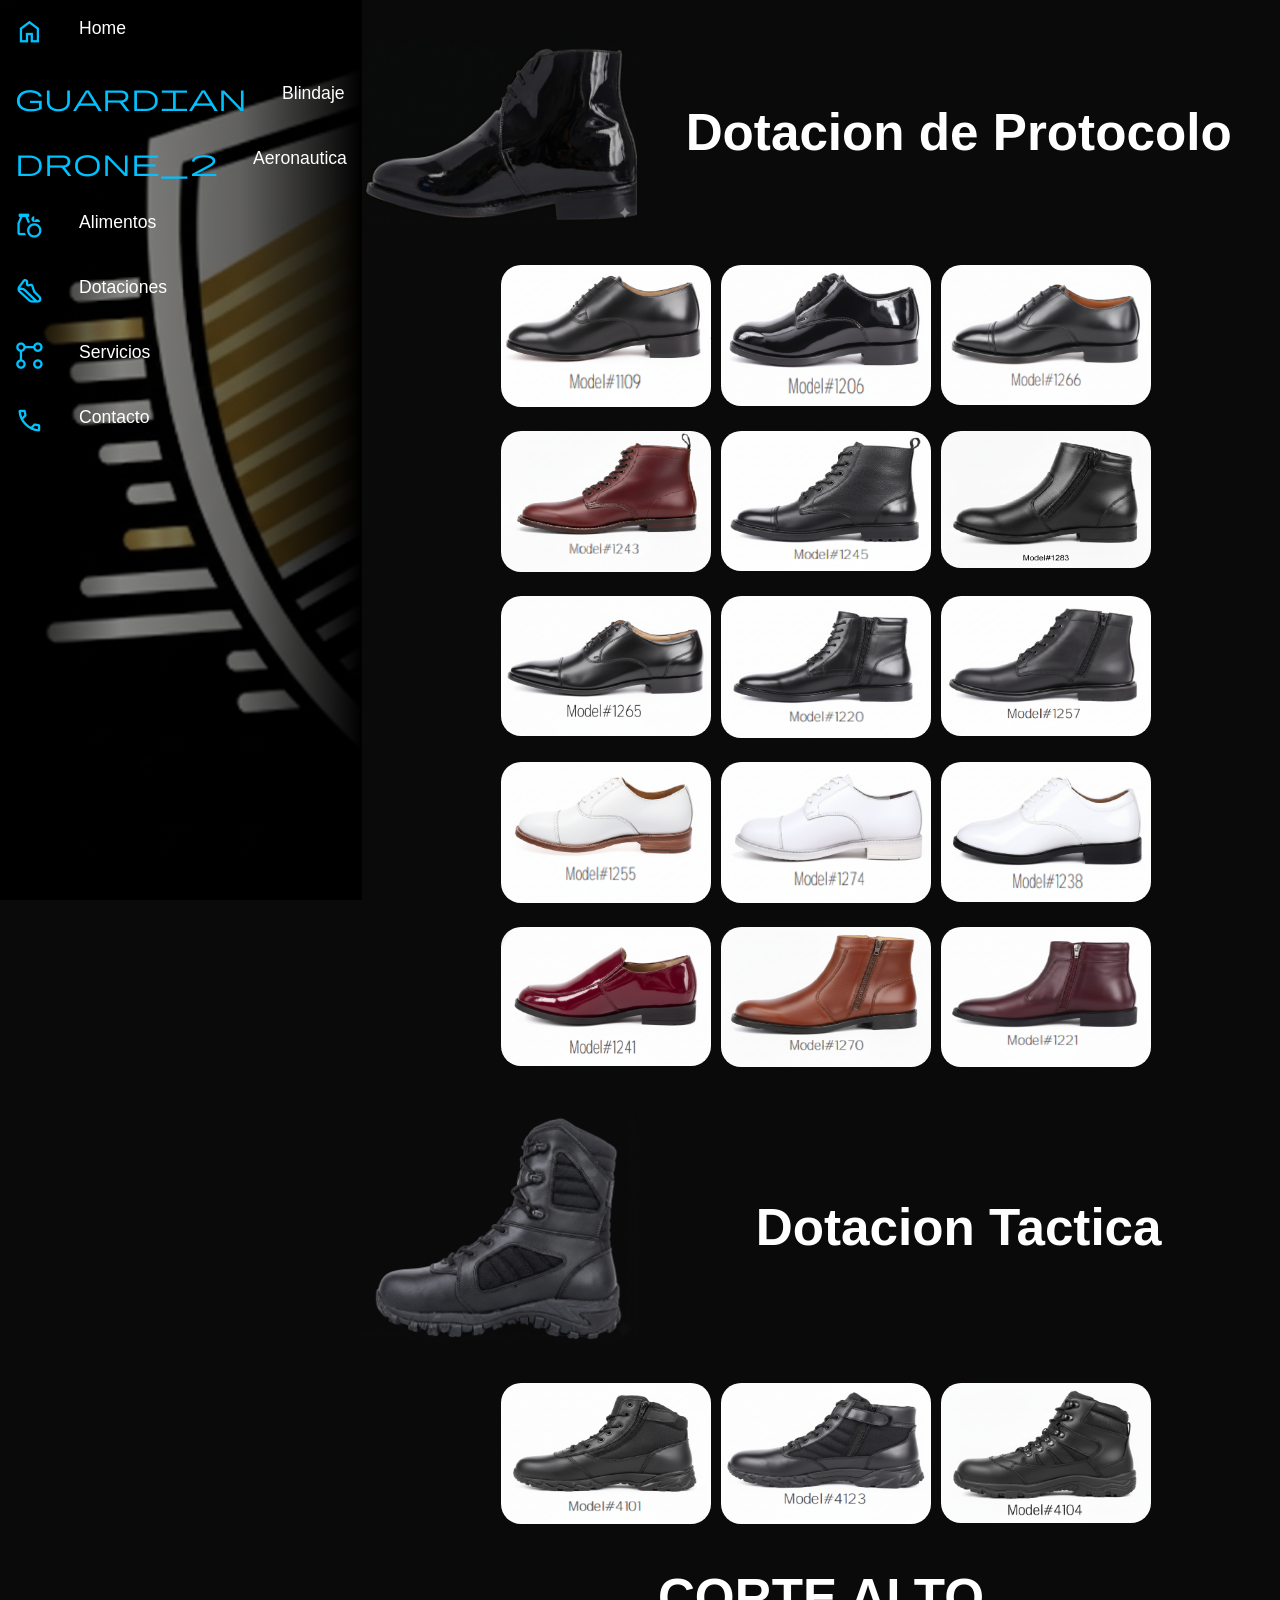
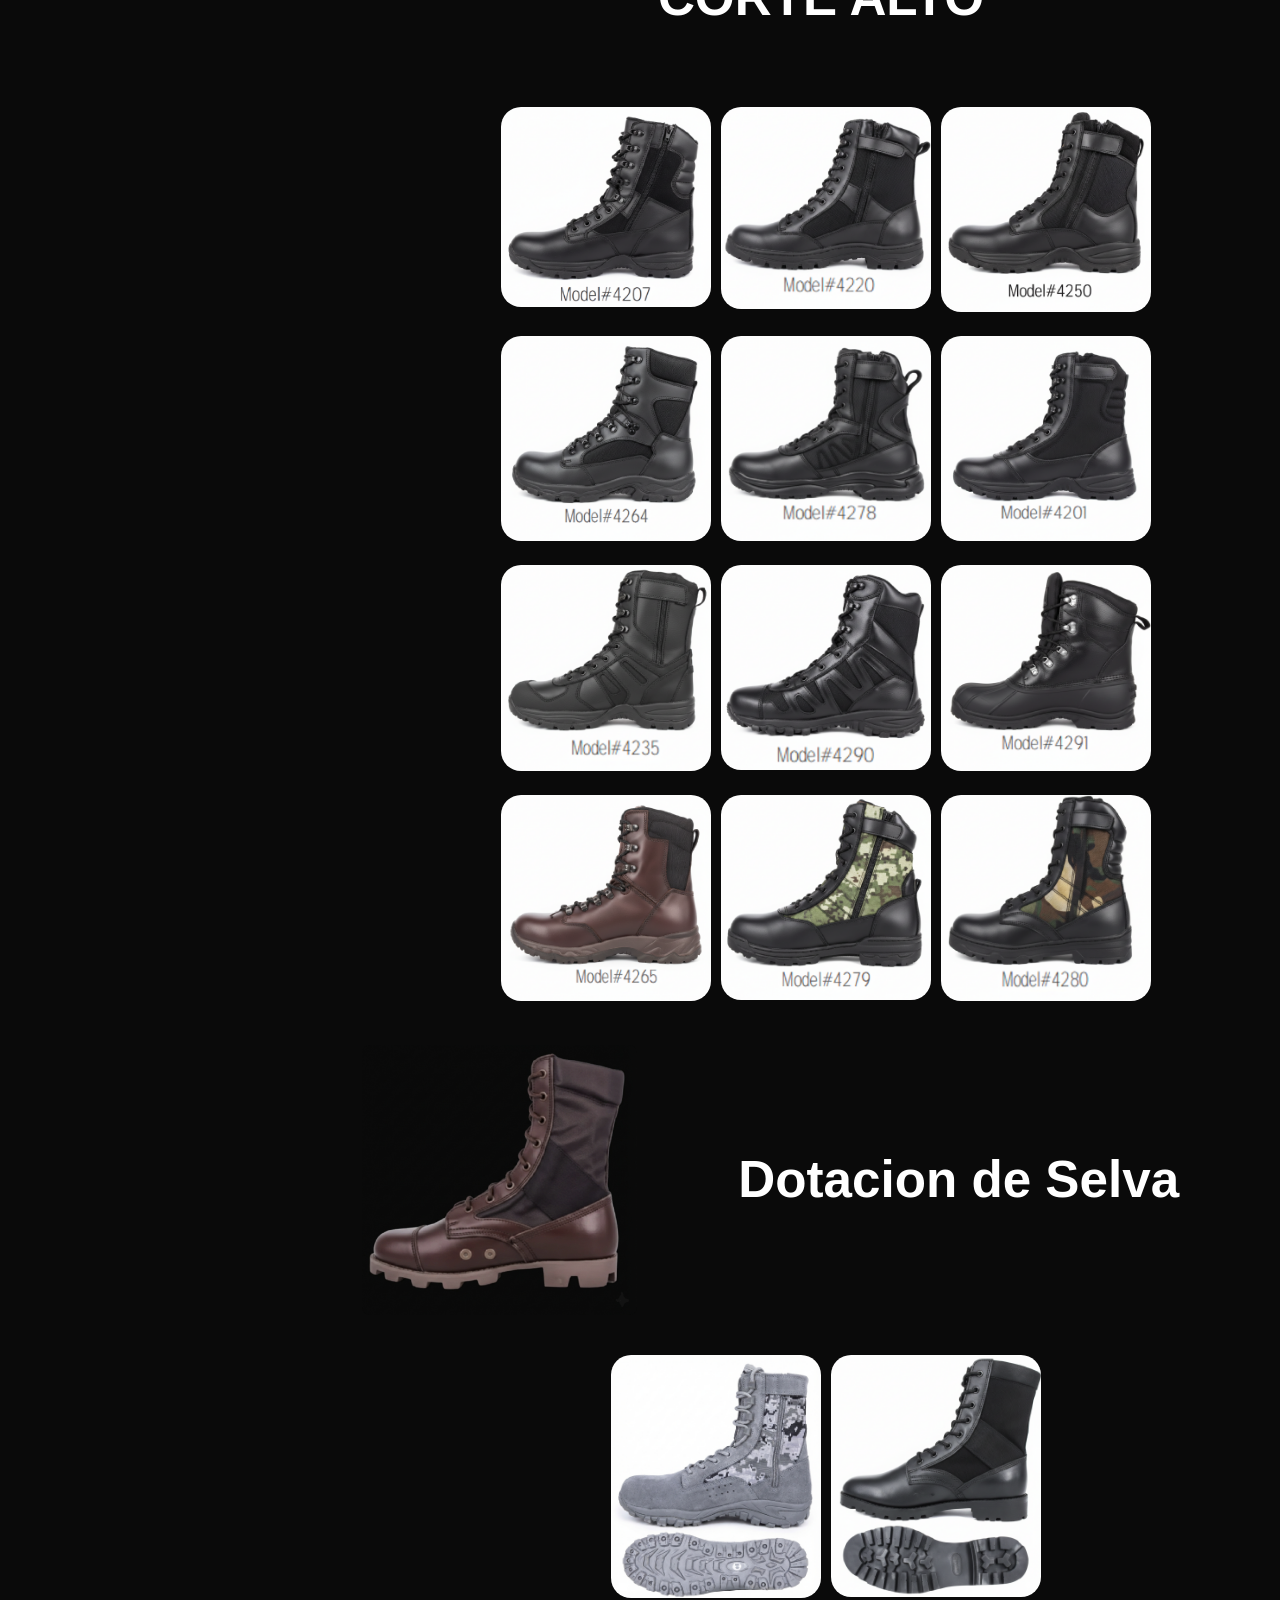
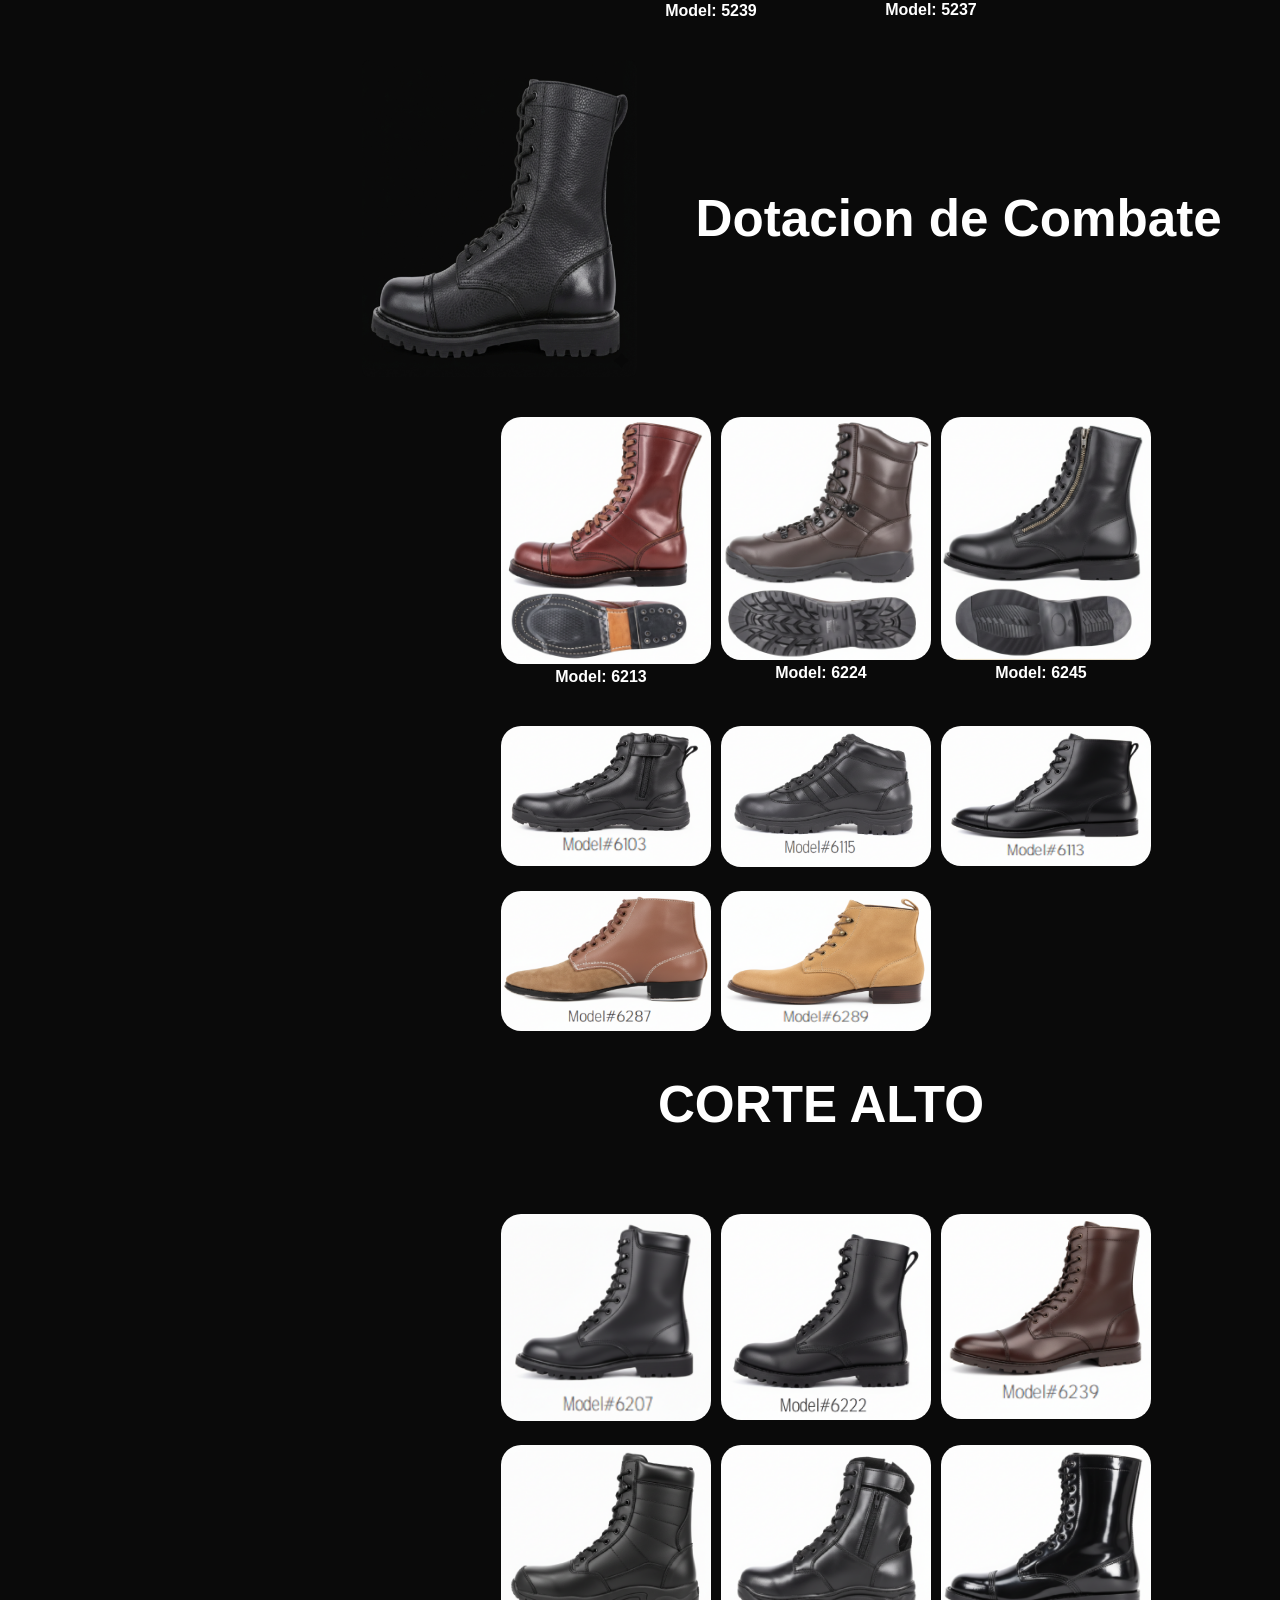
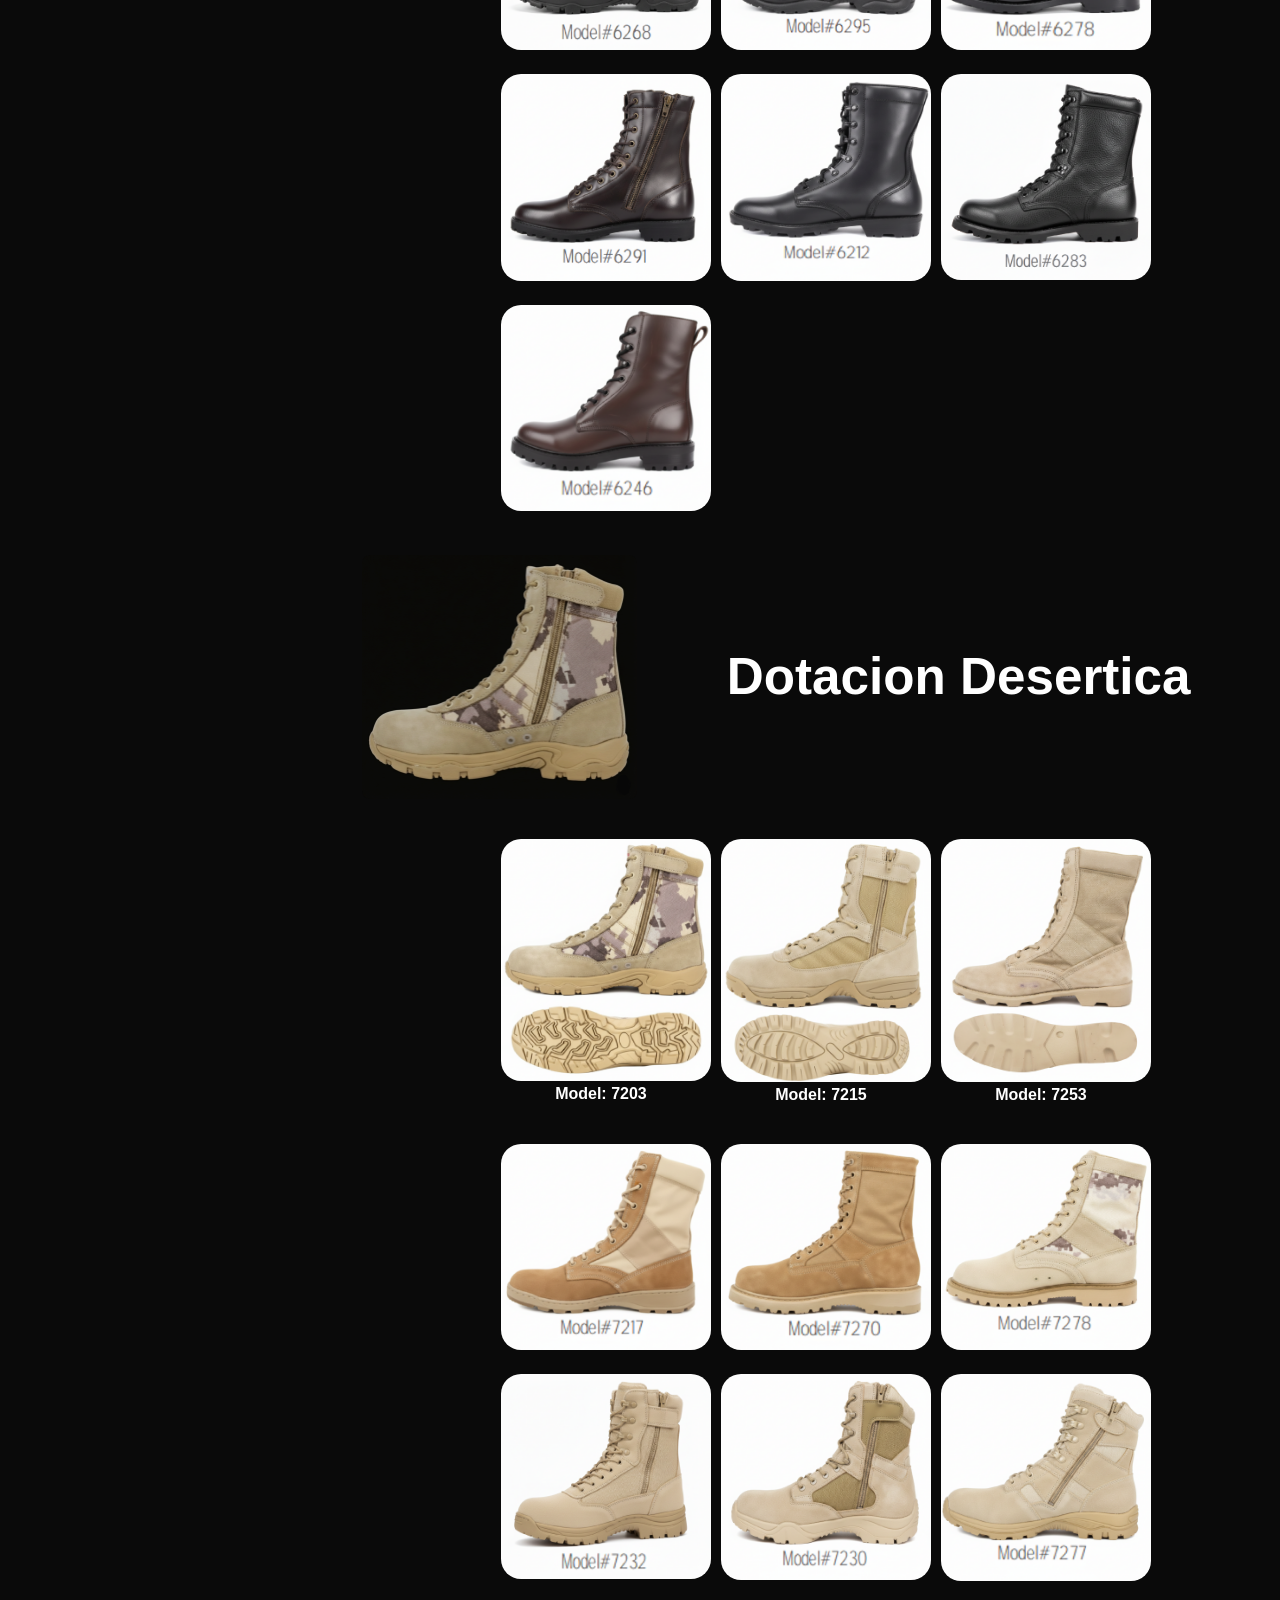
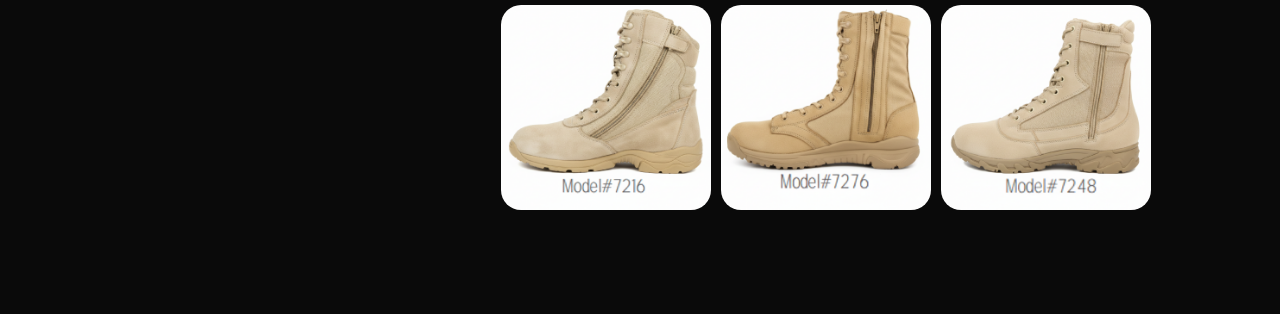
<file: calzado.html>
<!DOCTYPE html>
<html lang="en">
<head>
    <meta charset="UTF-8">
    <meta name="viewport" content="width=device-width, initial-scale=1.0">
    <link href="https://fonts.googleapis.com/css2?family=Material+Symbols+Outlined" rel="stylesheet" />
    <link rel="stylesheet" href="css/calzado.css">
    <link rel="icon" href="imagenes/imagenes-index/temporales-IA/icon.png">
    <title>Dotaciones</title>
</head>
<body>
    <header>
        <div class="header-containt">
            <div class="header-wrap">

            </div>
        </div>
    </header>
<main class="main">
        <div class="aside__contain"> 
            <aside class="sidebar">
                <nav class="aside__nav">
                    <ul class="ul__aside___nav">
                        <li class="aside__item"><span class="material-symbols-outlined">home</span><a href="index.html">Home</a></li>
                        <li class="aside__item"><span class="material-symbols-outlined">guardian</span><a href="blindaje.html">Blindaje</a></li>
                        <li class="aside__item"><span class="material-symbols-outlined">drone_2</span><a href="aeronautica.html">Aeronautica</a></li>
                        <li class="aside__item"><span class="material-symbols-outlined">grocery</span><a href="alimentos.html">Alimentos</a></li>
                        <li class="aside__item"><span class="material-symbols-outlined">steps</span><a href="calzado.html">Dotaciones</a></li>
                        <li class="aside__item"><span class="material-symbols-outlined">linked_services</span><a href="servicios.html">Servicios</a></li>
                        <li class="aside__item"><span class="material-symbols-outlined">call</span><a href="contacto.html" target="_blank">Contacto</a></li>
                    </ul>
                </nav>
            </aside>
            </div>
            <div class="products__main">
                <div class="protocol__foot">
                <div class="header__section --protocol__header"><img src="imagenes/foot/foot-1.png" alt=""> <h2>Dotacion de Protocolo</h2></div> <!-- items-foot(1) -->
                <div class="grid-content --protocol">
                    <div class="items-foot"><img src="imagenes/foot/foot-2.png" alt=""> <!-- items-foot(2) model 1109-->
                    </div>
                    <div class="items-foot"><img src="imagenes/foot/foot-3.png" alt=""> <!-- items-foot(3) model 1206-->
                    </div>
                    <div class="items-foot"><img src="imagenes/foot/foot-4.png" alt=""> <!-- items-foot(4) model 1266-->
                    </div>
                    <div class="items-foot"><img src="imagenes/foot/foot-5.png" alt=""> <!-- items-foot(5) model 1266-->
                    </div>
                    <div class="items-foot"><img src="imagenes/foot/foot-6.png" alt=""> <!-- items-foot(6) model 1245-->
                    </div>
                    <div class="items-foot"><img src="imagenes/foot/foot-7.png" alt=""> <!-- items-foot(7) model 1283-->
                    </div>
                    <div class="items-foot"><img src="imagenes/foot/foot-8.png" alt=""> <!-- items-foot(8) model 1265-->
                    </div>
                    <div class="items-foot"><img src="imagenes/foot/foot-9.png" alt=""> <!-- items-foot(9) model 1220-->
                    </div>
                    <div class="items-foot"><img src="imagenes/foot/foot-10.png" alt=""> <!-- items-foot(10) model 1257-->
                    </div>
                    <div class="items-foot"><img src="imagenes/foot/foot-11.png" alt=""> <!-- items-foot(11) model 1255-->
                    </div>
                    <div class="items-foot"><img src="imagenes/foot/foot-12.png" alt=""> <!-- items-foot(12) model 1274-->
                    </div>
                    <div class="items-foot"><img src="imagenes/foot/foot-13.png" alt=""> <!-- items-foot(13) model 1238-->
                    </div>
                    <div class="items-foot"><img src="imagenes/foot/foot-14.png" alt=""> <!-- items-foot(14) model 1241-->
                    </div>
                    <div class="items-foot"><img src="imagenes/foot/foot-15.png" alt=""> <!-- items-foot(15) model 1270-->
                    </div>
                    <div class="items-foot"><img src="imagenes/foot/foot-16.png" alt=""> <!-- items-foot(16) model 1221-->
                    </div>
                    </div>
                    <div class="header__section --tactic__header"><img src="imagenes/foot/foot-17.png" alt=""> <h2>Dotacion Tactica</h2></div> <!-- items-foot(17) -->
                    <div class="grid-content --tactic">
                    <div class="items-foot"><img src="imagenes/foot/foot-18.png" alt=""> <!-- items-foot(18) model 4101-->
                    </div>
                    <div class="items-foot"><img src="imagenes/foot/foot-19.png" alt=""> <!-- items-foot(19) model 4123-->
                    </div>
                    <div class="items-foot"><img src="imagenes/foot/foot-20.png" alt=""> <!-- items-foot(20) model 4104-->
                    </div>
                    </div>
                    <h2>CORTE ALTO</h2>
                    <div class="grid-content --tactic">
                    <div class="items-foot"><img src="imagenes/foot/foot-21.png" alt=""> <!-- items-foot(21) model 4207-->
                    </div>
                    <div class="items-foot"><img src="imagenes/foot/foot-22.png" alt=""> <!-- items-foot(22) model 4220-->
                    </div>
                    <div class="items-foot"><img src="imagenes/foot/foot-23.png" alt=""> <!-- items-foot(23) model 4250-->
                    </div>
                    <div class="items-foot"><img src="imagenes/foot/foot-24.png" alt=""> <!-- items-foot(24) model 4264-->
                    </div>
                    <div class="items-foot"><img src="imagenes/foot/foot-25.png" alt=""> <!-- items-foot(25) model 4278-->
                    </div>
                    <div class="items-foot"><img src="imagenes/foot/foot-26.png" alt=""> <!-- items-foot(26) model 4201-->
                    </div>
                    <div class="items-foot"><img src="imagenes/foot/foot-27.png" alt=""> <!-- items-foot(27) model 4235-->
                    </div>
                    <div class="items-foot"><img src="imagenes/foot/foot-28.png" alt=""> <!-- items-foot(28) model 4290-->
                    </div>
                    <div class="items-foot"><img src="imagenes/foot/foot-29.png" alt=""> <!-- items-foot(29) model 4291-->
                    </div>
                    <div class="items-foot"><img src="imagenes/foot/foot-30.png" alt=""> <!-- items-foot(30) model 4265-->
                    </div>
                    <div class="items-foot"><img src="imagenes/foot/foot-31.png" alt=""> <!-- items-foot(31) model 4279-->
                    </div>
                    <div class="items-foot"><img src="imagenes/foot/foot-32.png" alt=""> <!-- items-foot(32) model 4280-->
                    </div>
                    </div>
                    <div class="header__section --selva__header"><img src="imagenes/foot/foot-33.png" alt=""> <h2>Dotacion de Selva</h2></div> <!-- items-foot(33) model 5234-->
                    <div class="grid-content --selva">
                        <div class="items-foot"><img src="imagenes/foot/foot-34.png" alt=""><span class="foot-large">Model: 5239</span> <!-- items-foot(34) model 5239-->
                    </div>
                    <div class="items-foot"><img src="imagenes/foot/foot-35.png" alt=""><span class="foot-large">Model: 5237</span>  <!-- items-foot(35) model 5237-->
                    </div>
                    </div>
                    <div class="header__section --combat__header"><img src="imagenes/foot/foot-36.png" alt=""> <h2>Dotacion de Combate</h2></div> <!-- items-foot(36) model 6205-->
                    <div class="grid-content --combat">
                        <div class="items-foot"><img src="imagenes/foot/foot-37.png" alt=""><span class="foot-large">Model: 6213</span>  <!-- items-foot(37) model 6213-->
                    </div>
                    <div class="items-foot"><img src="imagenes/foot/foot-38.png" alt=""><span class="foot-large">Model: 6224</span>  <!-- items-foot(38) model 6224-->
                    </div>
                    <div class="items-foot"><img src="imagenes/foot/foot-39.png" alt=""><span class="foot-large">Model: 6245</span>  <!-- items-foot(39) model 6245-->
                    </div>
                    </div>
                    <div class="grid-content --combat">
                        <div class="items-foot"><img src="imagenes/foot/foot-40.png" alt="">  <!-- items-foot(40) model 6103-->
                    </div>
                    <div class="items-foot"><img src="imagenes/foot/foot-41.png" alt="">  <!-- items-foot(41) model 6115-->
                    </div>
                    <div class="items-foot"><img src="imagenes/foot/foot-42.png" alt="">  <!-- items-foot(42) model 6113-->
                    </div>
                    <div class="items-foot"><img src="imagenes/foot/foot-43.png" alt="">  <!-- items-foot(43) model 6287-->
                    </div>
                    <div class="items-foot"><img src="imagenes/foot/foot-44.png" alt="">  <!-- items-foot(44) model 6289-->
                    </div>
                    </div>
                    <h2>CORTE ALTO</h2>
                    <div class="grid-content --combat">
                        <div class="items-foot"><img src="imagenes/foot/foot-45.png" alt="">  <!-- items-foot(45) model 6207-->
                    </div>
                    <div class="items-foot"><img src="imagenes/foot/foot-46.png" alt="">  <!-- items-foot(46) model 6222-->
                    </div>
                    <div class="items-foot"><img src="imagenes/foot/foot-47.png" alt="">  <!-- items-foot(47) model 6239-->
                    </div>
                    <div class="items-foot"><img src="imagenes/foot/foot-48.png" alt="">  <!-- items-foot(48) model 6268-->
                    </div>
                    <div class="items-foot"><img src="imagenes/foot/foot-49.png" alt="">  <!-- items-foot(49) model 6295-->
                    </div>
                    <div class="items-foot"><img src="imagenes/foot/foot-50.png" alt="">  <!-- items-foot(50) model 6278-->
                    </div>
                    <div class="items-foot"><img src="imagenes/foot/foot-51.png" alt="">  <!-- items-foot(51) model 6291-->
                    </div>
                    <div class="items-foot"><img src="imagenes/foot/foot-52.png" alt="">  <!-- items-foot(52) model 6212-->
                    </div>
                    <div class="items-foot"><img src="imagenes/foot/foot-53.png" alt="">  <!-- items-foot(53) model 6283-->
                    </div>
                    <div class="items-foot"><img src="imagenes/foot/foot-54.png" alt="">  <!-- items-foot(54) model 6246-->
                    </div>
                    </div>
                    <div class="header__section --desert__header"><img src="imagenes/foot/foot-55.png" alt=""> <h2>Dotacion Desertica</h2></div> <!-- items-foot(55) model 6205-->
                    <div class="grid-content --desert">
                        <div class="items-foot"><img src="imagenes/foot/foot-56.png" alt=""><span class="foot-large">Model: 7203</span>  <!-- items-foot(56) model 7203-->
                    </div>
                    <div class="items-foot"><img src="imagenes/foot/foot-57.png" alt=""><span class="foot-large">Model: 7215</span>  <!-- items-foot(57) model 7215-->
                    </div>
                    <div class="items-foot"><img src="imagenes/foot/foot-58.png" alt=""><span class="foot-large">Model: 7253</span>  <!-- items-foot(58) model 7253-->
                    </div>
                </div>
                <div class="grid-content --desert">
                    <div class="items-foot"><img src="imagenes/foot/foot-59.png" alt="">  <!-- items-foot(59) model 7217-->
                    </div>
                    <div class="items-foot"><img src="imagenes/foot/foot-60.png" alt="">  <!-- items-foot(60) model 7270-->
                    </div>
                    <div class="items-foot"><img src="imagenes/foot/foot-61.png" alt="">  <!-- items-foot(61) model 7278-->
                    </div>
                    <div class="items-foot"><img src="imagenes/foot/foot-62.png" alt="">  <!-- items-foot(62) model 7232-->
                    </div>
                    <div class="items-foot"><img src="imagenes/foot/foot-63.png" alt="">  <!-- items-foot(63) model 7230-->
                    </div>
                    <div class="items-foot"><img src="imagenes/foot/foot-64.png" alt="">  <!-- items-foot(64) model 7277-->
                    </div>
                    <div class="items-foot"><img src="imagenes/foot/foot-65.png" alt="">  <!-- items-foot(65) model 7216-->
                    </div>
                    <div class="items-foot"><img src="imagenes/foot/foot-66.png" alt="">  <!-- items-foot(66) model 7276-->
                    </div>
                    <div class="items-foot"><img src="imagenes/foot/foot-67.png" alt="">  <!-- items-foot(67) model 7248-->
                    </div>
                </div>
                </div>
            </div>
</main>
</body>
</html>
</file>
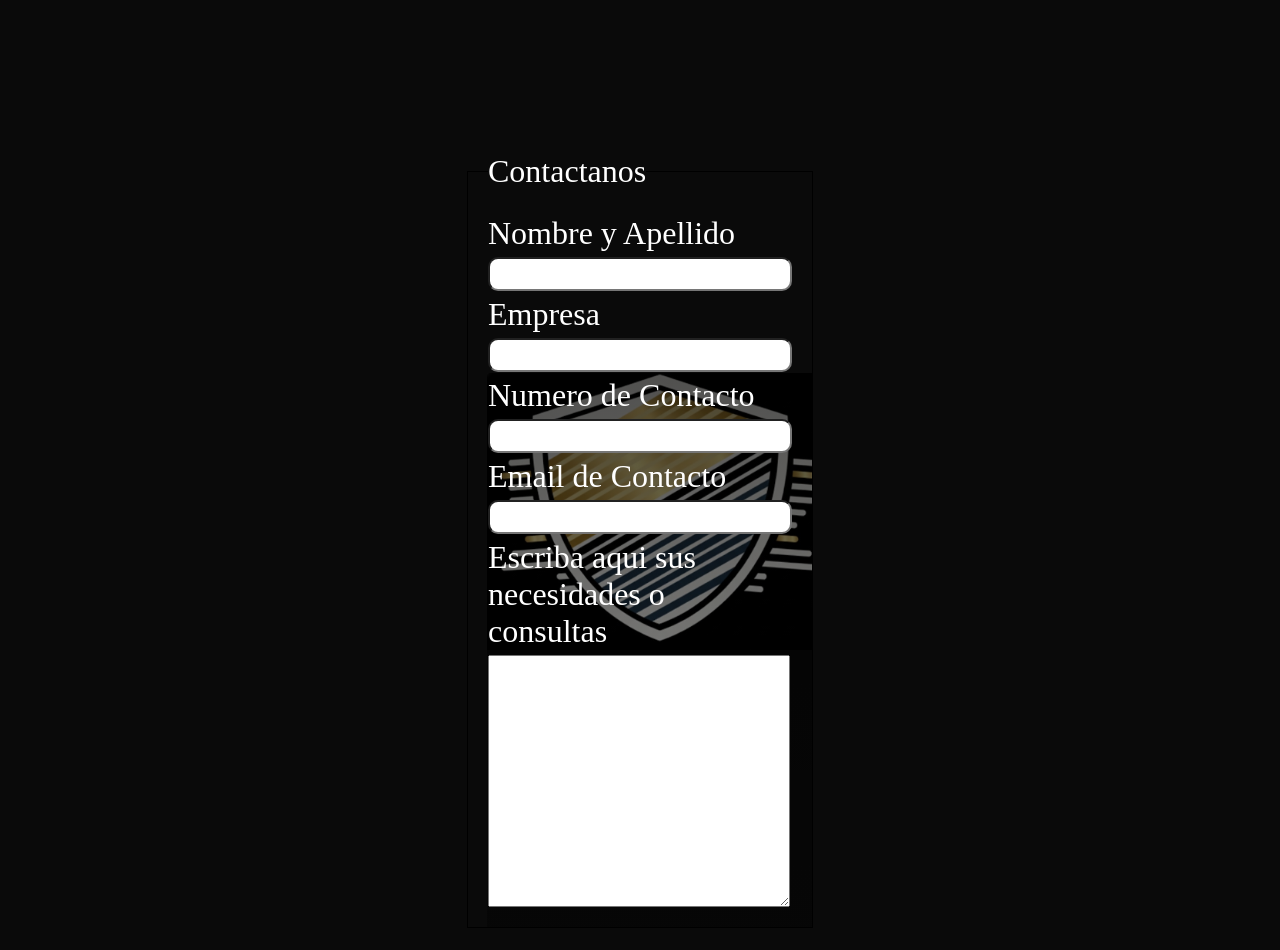
<file: contacto.html>
<!DOCTYPE html>
<html lang="en">
<head>
    <meta charset="UTF-8">
    <meta name="viewport" content="width=device-width, initial-scale=1.0">
    <link rel="stylesheet" href="css/contacto.css">
    <link href="https://fonts.googleapis.com/css2?family=Material+Symbols+Outlined" rel="stylesheet" />
    <title>Contacto</title>
    <link rel="icon" href="imagenes/imagenes-index/temporales-IA/icon.png">
</head>
<body>
<main class="main">
    <div class="form__containt">
    <form action="">
        <fieldset class="form__items__fielset"><legend>Contactanos</legend>
            <label for="">Nombre y Apellido
            </label>
            <input type="text">
            <label for="">Empresa</label>
            <input type="text">
            <label for="">Numero de Contacto</label>
            <input type="number">
            <label for="">Email de Contacto</label>
            <input type="email" name="" id="">
            <label for="">Escriba aqui sus necesidades o consultas</label>
            <textarea name="" id=""></textarea>
            </fieldset>
        </form>
</div>
</main>
</body>
</html>
</file>
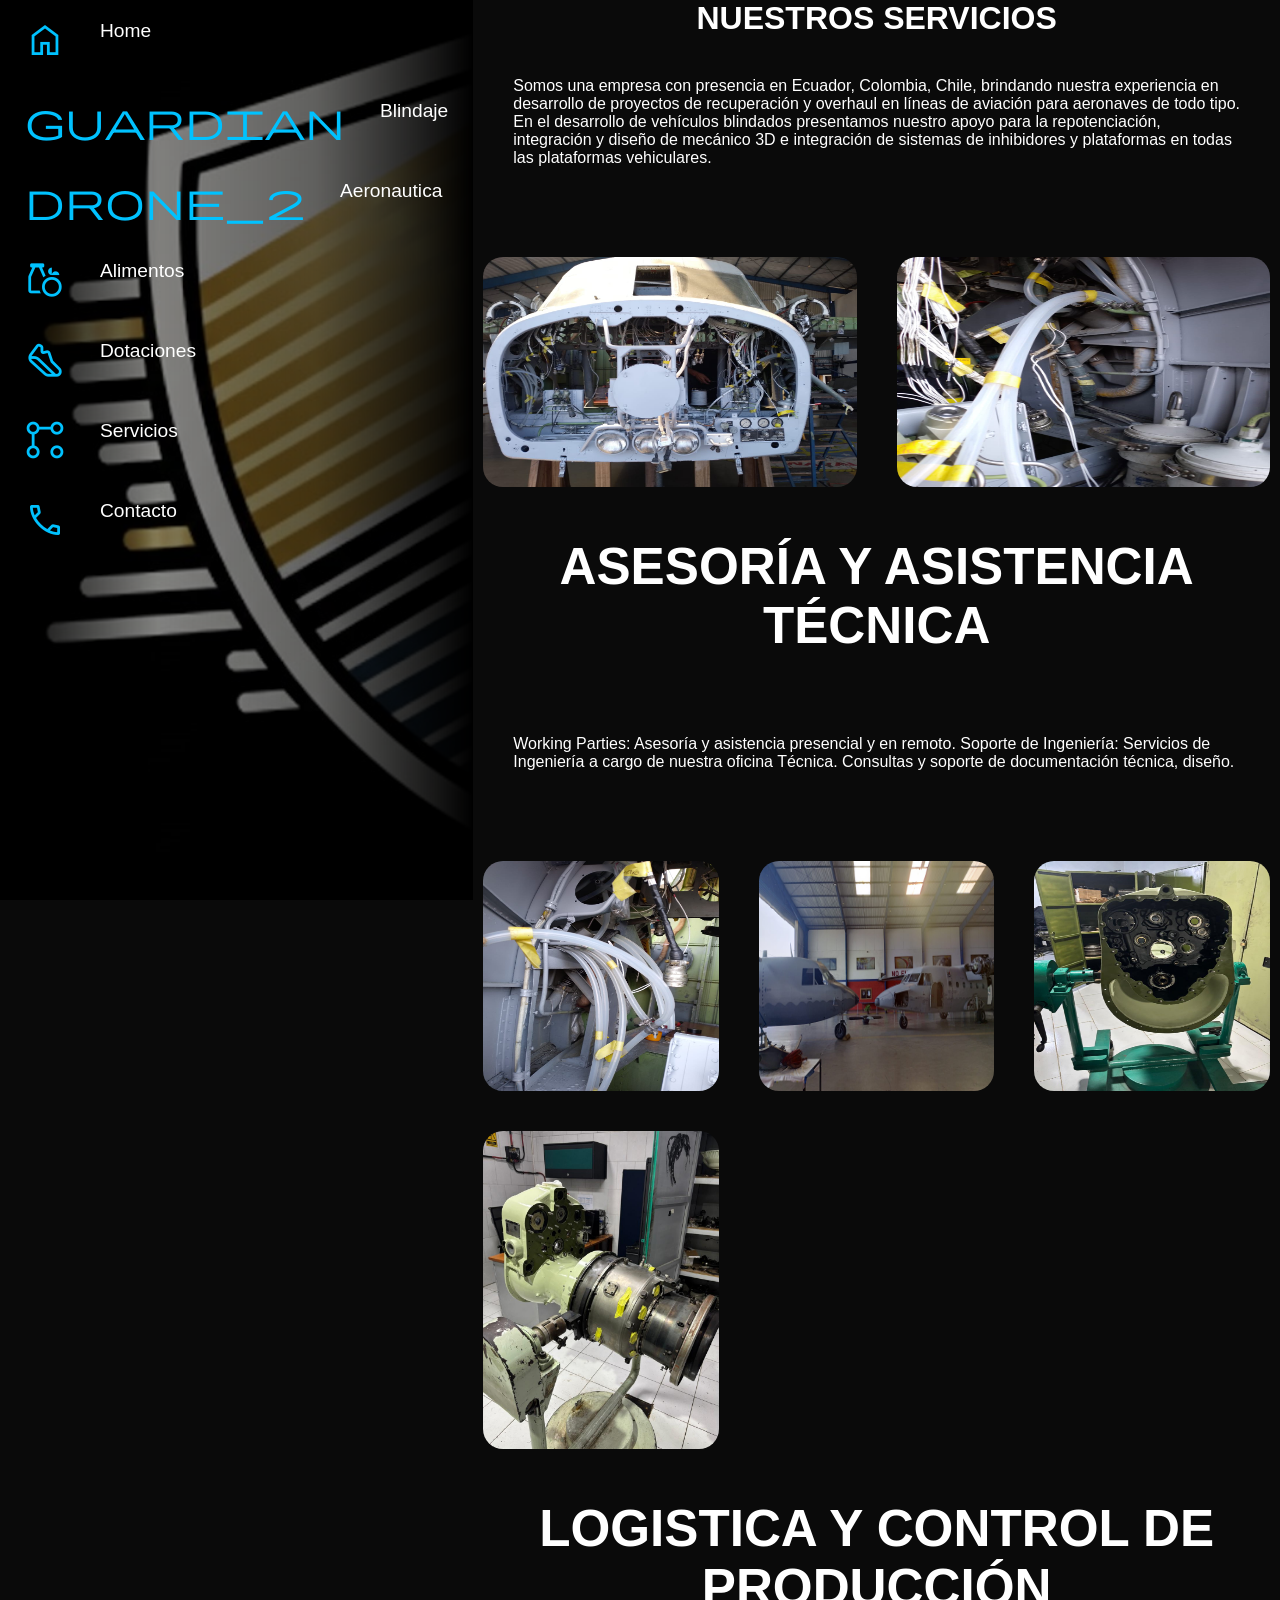
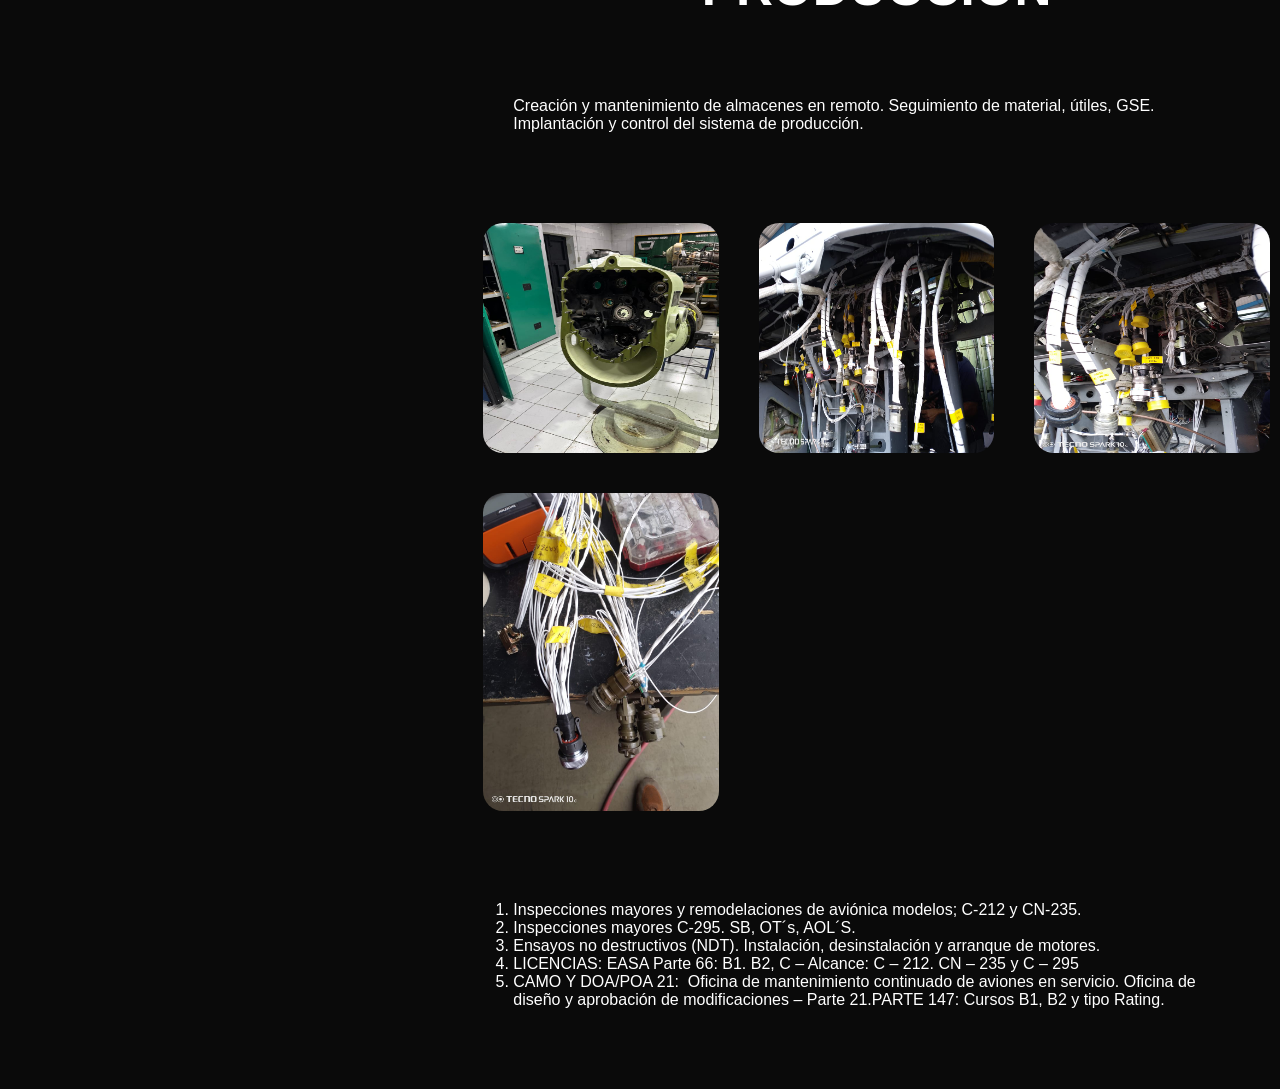
<file: servicios.html>
<!DOCTYPE html>
<html lang="en">
<head>
    <meta charset="UTF-8">
    <meta name="viewport" content="width=device-width, initial-scale=1.0">
    <link href="https://fonts.googleapis.com/css2?family=Material+Symbols+Outlined" rel="stylesheet" />
    <link rel="stylesheet" href="css/servicio.css">
    <link rel="icon" href="imagenes/imagenes-index/temporales-IA/icon.png">
    <title>Servicios</title>
</head>
<body>
    <header>
        <div class="header-containt">
            <div class="header-wrap">

            </div>
        </div>
    </header>
<main class="main">
        <div class="aside__contain"> 
            <aside class="sidebar">
                <nav class="aside__nav">
                    <ul class="ul__aside___nav">
                        <li class="aside__item"><span class="material-symbols-outlined">home</span><a href="index.html">Home</a></li>
                        <li class="aside__item"><span class="material-symbols-outlined">guardian</span><a href="blindaje.html">Blindaje</a></li>
                        <li class="aside__item"><span class="material-symbols-outlined">drone_2</span><a href="aeronautica.html">Aeronautica</a></li>
                        <li class="aside__item"><span class="material-symbols-outlined">grocery</span><a href="alimentos.html">Alimentos</a></li>
                        <li class="aside__item"><span class="material-symbols-outlined">steps</span><a href="calzado.html">Dotaciones</a></li>
                        <li class="aside__item"><span class="material-symbols-outlined">linked_services</span><a href="servicios.html">Servicios</a></li>
                        <li class="aside__item"><span class="material-symbols-outlined">call</span><a href="contacto.html" target="_blank">Contacto</a></li>
                    </ul>
                </nav>
            </aside>
            </div>
            <div class="services__containt">
            <h1>NUESTROS SERVICIOS</h1>
            <p>Somos una empresa con presencia en Ecuador, Colombia, Chile, brindando nuestra experiencia en desarrollo de proyectos de recuperación y overhaul en líneas de aviación para aeronaves de todo tipo. En el desarrollo de vehículos blindados presentamos nuestro apoyo para la repotenciación, integración y diseño de mecánico 3D e integración de sistemas de inhibidores y plataformas en todas las plataformas vehiculares.</p>
                <div class="grid-content --services">
                    <div class="items-services"><img src="imagenes/services/services-1.jfif" alt=""> <!-- items-services(1)-->
                    </div>
                    <div class="items-services"><img src="imagenes/services/services-2.jfif" alt=""> <!-- items-services(2)-->
                    </div>
                    </div>
                    <h2>ASESORÍA Y ASISTENCIA TÉCNICA</h2>
            <p>Working Parties: Asesoría y asistencia presencial y en remoto. Soporte de Ingeniería: Servicios de Ingeniería a cargo de nuestra oficina Técnica. Consultas y soporte de documentación técnica, diseño.</p>
            <div class="grid-content --services --div2">
                    <div class="items-services"><img src="imagenes/services/services-3.jfif" alt=""> <!-- items-services(3)-->
                    </div>
                    <div class="items-services"><img src="imagenes/services/services-4.jfif" alt=""> <!-- items-services(4)-->
                    </div>
                    <div class="items-services"><img src="imagenes/services/services-5.jfif" alt=""> <!-- items-services(5)-->
                    </div>
                    <div class="items-services"><img src="imagenes/services/services-6.jfif" alt=""> <!-- items-services(6)-->
                    </div>                    
                    </div>
                    <h2>LOGISTICA Y CONTROL DE PRODUCCIÓN</h2>
            <p>Creación y mantenimiento de almacenes en remoto. Seguimiento de material, útiles, GSE.
Implantación y control del sistema de producción.</p>
            <div class="grid-content --services --div2">
                    <div class="items-services "><img src="imagenes/services/services-7.jfif" alt=""> <!-- items-services(3)-->
                    </div>
                    <div class="items-services"><img src="imagenes/services/services-8.jfif" alt=""> <!-- items-services(4)-->
                    </div>
                    <div class="items-services"><img src="imagenes/services/services-9.jfif" alt=""> <!-- items-services(5)-->
                    </div>
                    <div class="items-services"><img src="imagenes/services/services-10.jfif" alt=""> <!-- items-services(6)-->
                    </div>                    
                    </div>
                    <ol class="items__services__ol">
                        <li>Inspecciones mayores y remodelaciones de aviónica modelos; C-212 y CN-235.</li>
                        <li>Inspecciones mayores C-295. SB, OT´s, AOL´S.</li>
                        <li>Ensayos no destructivos (NDT). Instalación, desinstalación y arranque de motores.</li>
                        <li>LICENCIAS: EASA Parte 66: B1. B2, C – Alcance: C – 212. CN – 235 y C – 295 </li>
                        <li>CAMO Y DOA/POA 21:  Oficina de mantenimiento continuado de aviones en servicio. Oficina de diseño y aprobación de modificaciones – Parte 21.PARTE 147: Cursos B1, B2 y tipo Rating.</li>
                    </ol>
            </div>
            
</main>
</file>
<file: css/CSS_RIOVISTA.css>
/* --- VARIABLES: TECH PALETTE (Skyfend Based) --- */
:root {
    --bg-main: #0A0A0A;
    --bg-panel: #1F1F1F;
    --text-main: #FFFFFF;
    --text-muted: #B0B0B0;
    --accent-blue: #00C2FF; /* Cyber Blue */
    --accent-red: #FF3B30;   /* Warning/Action */
    --accent-yellow: #FFCC00;
    --font-main: clamp(1rem, 1.1rem, 2rem);
    --sidebar-width: clamp(200px, 4vw +1rem, 600px);
    --width-img: clamp(100px, 100% , 700px);
    --font-p-ul-li-a:clamp(1rem, 3.5vw, 3rem);
    --font-icon:clamp(1.7rem,  4vw, 2.5rem);
    --accent-color: #00ff41;
}

/* --- RESET & BASE --- */
* {
    margin: 0;
    padding: 0;
    box-sizing: border-box;
    font-family: 'Segoe UI', Tahoma, Geneva, Verdana, sans-serif;
}

body {
    background-color: var(--bg-main);
    color: var(--text-main);
    font-family: 'Lucida Sans', 'Lucida Sans Regular', 'Lucida Grande', 'Lucida Sans Unicode', Geneva, Verdana, sans-serif;
}

a {
    text-decoration: none;
    color: inherit;
    transition: 0.3s;
}

/* --- LAYOUT --- */
.main__conten { /* Matches your HTML class typo */
    display: flex;
    min-height: 100vh;
}
.products__wraper{
    width: 100%;
    display: flex;
    flex-wrap: wrap;
    justify-content: center;
    align-items: center;    
    container: product-item/ inline-size;
}

/* --- SIDEBAR --- */
.aside__contain {
    width: 250px;
    background-color: var(--bg-panel);
    border-right: 1px solid #333;
    flex-shrink: 0;
    z-index: 20;
    height: 100%;
}
.sidebar {
    padding: 20px;
    position: fixed;
    top: 0;
    z-index: 3;
    height: 100dvh;
    background-image: linear-gradient(to left,#000f,#0009, #0007, #000f),url(../imagenes/imagenes-index/temporales-IA/rv2.jpg);
    background-size: cover;
    
}

/* Checkbox hack hiding */
.open__menu input { display: none; }
.open__menu label { color: var(--text-main); cursor: pointer; display: none;}

.sidebar__img img {
    width: 100%;
    max-width: 150px;
    display: block;
    margin: 0 auto 30px;
    border-radius: 8px;
    border: 1px solid var(--accent-blue); /* Tech border */
}

.ul__aside___nav {
    list-style: none;
}

.aside__item {
    display: flex;
    align-items: center;
    padding: 15px 10px;
    color: var(--text-muted);
    border-radius: 5px;
    z-index: 10;
}

.aside__item span {
    margin-right: 10px;
    color: var(--accent-blue);
}

.aside__item:hover {
    background-color: rgba(0, 194, 255, 0.1);
    color: var(--text-main);
}
.ul__aside___nav a{
    text-decoration: none;
    margin-left: 5px;
    color: var(--text-main);
    font-size: var(--font-main);
    width: var(--sidebar-width);
    padding-left: 20px;
}

/* --- MAIN CONTENT --- */
.products__content {
    width: 100%;
    display: grid;
    grid-template-columns: repeat(auto-fill, minmax(250px, 1fr));
    grid-template-rows: repeat(auto-fill, minmax(200px, 1fr));
    gap: 40px;
    z-index: 5;
}
.header__products {
    display: inline-block;
    width: 100%;
}

.header__products h1 {
    font-size: 2.5rem;
    margin-bottom: 10px;
    color: var(--text-main);
    text-transform: uppercase;
    letter-spacing: 1px;
    text-align: center;
}

.header__products p {
    color: var(--text-muted);
    margin-bottom: 40px;
    line-height: 1.6;
    width: 100%;
    font-family:'Franklin Gothic Medium', 'Arial Narrow', Arial, sans-serif;
    font-weight: 300;
    padding: 0 40px;
    text-align: justify;
    writing-mode: balance;
    font-size: clamp(1rem, 1.5rem, 3rem);
}

/* Product Cards */
.product__item {
    background-color: var(--bg-panel);
    padding: 20px;
    margin-bottom: 15px;
    border-left: 4px solid var(--accent-blue);
    border-radius: 4px;
    transition: transform 0.2s ease;
    height: 300px;
    
}

.product__item:hover {
    transform: translateX(10px);
    border-left-color: var(--accent-yellow);
    background-color: #0a0a0a;
    border-bottom: 3px solid var(--accent-yellow);
}

.product__item a {
    font-size: 1.2rem;
    font-weight: bold;
    color: var(--text-main);
    display: block;
}


.--blindaje, .--aeronautica, .--servicios, .--asesoria, .--dotaciones, .--alimentos{
    transition: .3s ;
    display: flex;
    flex-direction: column;
    box-sizing: border-box;
    padding: 0;
}
.items__products__container{
    height: 88%;
    width: 100%;
}
.items__products__container img{
    height: 100%;
    border-radius: 0 8px 0px 0 ;
    width: 100%;
}
.product__item span{
    color: #fff;
    font-size: clamp(2vw, 2rem, 7vw);
    font-weight: 900;
    text-transform: uppercase;
    text-align: center;
    background-color: #000;
    font-family: 'Franklin Gothic Medium', 'Arial Narrow', Arial, sans-serif;
}




/* --- FOOTER --- */
.footer {
    background-color: #0A0A0A;
    display: flex;
    justify-content: space-between;
    align-items: center;
    height: 130px;
    width: 100%;
    padding-left: 250px;
    
    }
    .footer a{
        text-decoration: none;
        color: var(--text-main);
        font-size: clamp(2vw, 18px, 4vw);
        z-index: -1;
    }
    .footer__item__logo{
        width: clamp(10%, 15%, 17% );
        height: 100%;
    }
    .footer img{
        width: 100%;
        height: 100%;
    }
    .footer a:hover{
        color: var(--accent-blue);
    }

/* Responsive (Mobile) */
@media (max-width: 768px) {
    .main__conten { flex-direction: column;
    height: 200dvh;}
    .products__wraper{
        position: relative;
        top: 250px;
    }
    .sidebar{
        padding: 0;
        padding-left: 5px;
        height: auto;
    }
    .aside__contain { width: 100%;
        height: clamp(183px, 25dvh, 40vh);
        display: flex;
        justify-content: center;
        position: fixed;
        top: 0; 
        z-index: 100; }
    .ul__aside___nav { display: flex; flex-wrap: wrap; justify-content: center;align-items: center;margin: 0; }
    .ul__aside___nav a{ font-size: 13px;}
    .footer{
        display: none;
    }
}
</file>
<file: css/about.css>
:root {
    --bg-main: #0A0A0A;
    --bg-panel: #1F1F1F;
    --text-main: #FFFFFF;
    --text-muted: #B0B0B0;
    --accent-blue: #00C2FF; /* Cyber Blue */
    --accent-red: #FF3B30;   /* Warning/Action */
    --accent-yellow: #FFCC00;
    --font-main: clamp(1rem, 1.5vw, 3rem);
    --sidebar-width: clamp(200px, 4vw +1rem, 600px);
    --width-img: clamp(210px, 100% , 700px);
    --font-p-ul-li-a:clamp(1rem, 1.5vw, 2rem);
    --font-icon:clamp(1.7rem,  4vw, 2.5rem);
    --accent-color: #00ff41;
}
*{
    padding: 0;
    margin: 0;
}
body{
    margin: 0;
    padding: 0;
    background-color: var(--bg-main);
    display: flex;
    justify-content: center;
    align-items: center;
    font-family: 'Lucida Sans', 'Lucida Sans Regular', 'Lucida Grande', 'Lucida Sans Unicode', Geneva, Verdana, sans-serif;
}
.header-containt{
    container: header / inline-size;
}
.header-wrap{
    width: 100%;
    height: 200px;
}
.sidebar{
    padding: 0;
    width: var(--sidebar-width);
    position: sticky ;
    top: 0;
}
.main{
    width: 100dvw;
    display: flex;
    color: var(--text-main);
    container: main / inline-size;
}
.aside__contain{
    width: var(--sidebar-width);
}
.ul__aside___nav{
    list-style: none;
    text-align: start;
    padding: 0;    
}
.ul__aside___nav{
    display: flex;
    flex-direction: column;
    justify-content: center;
    list-style: none;
    width: var(--sidebar-width);
}
.ul__aside___nav span{
    width: var(--sidebar-width);
    font-size: var(--font-icon);
}
.ul__aside___nav li {
    display: flex;
    margin: 15px;
    color: var(--accent-blue);
    width: var(--sidebar-width);
}
.ul__aside___nav a{
    text-decoration: none;
    margin-left: 5px;
    color: var(--text-main);
    font-size: var(--font-main);
    width: var(--sidebar-width);
    padding-left: 30px;
}
.aside__item{
    padding: 0 10px;
    border-radius: 10px;
}
.aside__item:hover{
    background-color: rgba(0, 194, 255, 0.1);
    color: var(--text-main);
}
h1, h2{
    text-align: center;
    margin: 40px 0;
}
p{
    padding: 10px 40px;
    text-align: justify;
    writing-mode: balance;
    font-size: clamp(2vw, 19px ,4vw);

}
ul{
    padding: 40px;
    display: flex;
    gap: 30px;
    flex-wrap: wrap;
    font-size: clamp(2vw, 19px ,4vw);
}


/*---------------------- medias querrys---------------------*/

@container main (max-width: 700px){
        .grid-content{
            grid-template-columns:  1fr;    
            gap: 1rem;
            width: 100%;
        }
        .aside__contain{
            display: none;
        }
        .items-foot{
            padding: 40px;
        }
}
</file>
<file: css/aeronautica.css>
:root {
    --bg-main: #0A0A0A;
    --bg-panel: #1F1F1F;
    --text-main: #FFFFFF;
    --text-muted: #B0B0B0;
    --accent-blue: #00C2FF; /* Cyber Blue */
    --accent-red: #FF3B30;   /* Warning/Action */
    --accent-yellow: #FFCC00;
    --font-main: clamp(1rem, 1.1rem, 2rem);
    --sidebar-width: clamp(200px, 4vw +1rem, 600px);
    --width-img: clamp(100px, 100% , 700px);
    --font-p-ul-li-a:clamp(1rem, 3.5vw, 3rem);
    --font-icon:clamp(1.7rem,  4vw, 2.5rem);
    --accent-color: #00ff41;
}
*{
    padding: 0;
    margin: 0;
}
h2 , h3{
    font-size: var(--font-p-ul-li-a);
    padding: 20px 0;
    text-align: center;
}
body{
    margin: 0;
    padding: 0;
    background-color: var(--bg-main);
    display: flex;
    justify-content: center;
    align-items: center;
    font-family: 'Lucida Sans', 'Lucida Sans Regular', 'Lucida Grande', 'Lucida Sans Unicode', Geneva, Verdana, sans-serif;
}
.header-containt{
    container: header / inline-size;
}
.header-wrap{
    width: 100%;
    height: 200px;
    box-sizing: border-box;
}
.sidebar{
    padding: 0;
    width: var(--sidebar-width);
    position: sticky ;
    top: 0;
    background-image: linear-gradient(to left,#000f,#0009, #0007, #000f),url(../imagenes/imagenes-index/temporales-IA/rv2.jpg);
    background-size: cover;
    height: 100dvh;
}
.main{
    width: 100%;
    display: flex;
    color: var(--text-main);
    container: main / inline-size;
}
.main__conten{
    display: flex;
    width: 100%;
}
.aside__contain{
    width: var(--sidebar-width);
}
.ul__aside___nav{
    list-style: none;
    text-align: start;
    padding: 0;    
}
.ul__aside___nav{
    display: flex;
    flex-direction: column;
    justify-content: center;
    list-style: none;
    width: var(--sidebar-width);
}
.ul__aside___nav span{
    width: var(--sidebar-width);
    font-size: var(--font-icon);
}
.ul__aside___nav li {
    display: flex;
    margin: 10px;
    color: var(--accent-blue);
    width: var(--sidebar-width);
}
.ul__aside___nav a{
    text-decoration: none;
    margin-left: 5px;
    color: var(--text-main);
    font-size: var(--font-main);
    width: var(--sidebar-width);
    padding-left: 20px;
}
.aside__item{
    padding: 5px 10px;
    border-radius: 10px;
}
.aside__item:hover{
    background-color: rgba(0, 194, 255, 0.1);
    color: var(--text-main);
}
.main__wraper{
    width: 100%;
    display: flex;
    flex-direction: column;
}
.main__div__aero {
    padding: 20px;
    width: 100%;
    box-sizing: border-box;
    font-size: var(--font-main);
    text-align: justify;
    margin-top: 20px;
    margin-bottom: 10px;    
}
.main__div__aero p {
    margin: 15px 0 15px 0;
}
.main__div__aero img{
    width: 100%; 
    border-radius: 10px;
}
.main__div__aero:nth-child(2) {
    padding: 20px;
    width: 100%;
    box-sizing: border-box;
}
.main__div__aero:nth-child(2) img{
    width: 100%; 
    border-radius: 10px;
}
.main__div__aero:nth-child(3) {
    padding: 20px;
    width: 100%;
    box-sizing: border-box;
    font-size: var(--font-main);
}
.main__div__aero:nth-child(3) img{
    width: 100%; 
    border-radius: 10px;
}







/*---------------------- medias querrys---------------------*/
@container main (max-width: 700px){

        .grid-content{
            grid-template-columns:  1fr;    
            gap: 1rem;
            width: 100%;
        }
        .aside__contain{
            display: none;
        }
        .items-armor{
            padding: 40px;
        }
        .items-armor img{
            width: 100%;
            height: auto;
        }
        .items-armor ul{
            line-height: 25px;
        }
        .items-armor p{
            line-height: 25px;
        }

}

@container main (max-width: 450px){
    .grid-content{
        width: 100dvw;
    }
    .items-armor p{
        box-sizing: border-box;
    }
    .items-armor li{
        box-sizing: border-box;
        padding-left: 0;
        margin-left: 12px;
    }
    .items-armor:nth-child(67){
        font-size: 1rem;
    }
}
@container main (max-width: 800px){
    .aside__item a{
        display: none;        
    }
}
@container header (min-width: 700px){
        .header-wrap{
            display: none;
    }
}
</file>
<file: css/armor.css>
:root {
    --bg-main: #0A0A0A;
    --bg-panel: #1F1F1F;
    --text-main: #FFFFFF;
    --text-muted: #B0B0B0;
    --accent-blue: #00C2FF; /* Cyber Blue */
    --accent-red: #FF3B30;   /* Warning/Action */
    --accent-yellow: #FFCC00;
    --font-main: clamp(1rem, 1.1rem, 3rem);
    --sidebar-width: clamp(200px, 4vw +1rem, 600px);
    --width-img: clamp(100px, 100% , 700px);
    --font-p-ul-li-a:clamp(1rem, 1.5vw, 2rem);
    --font-icon:clamp(1.7rem,  4vw, 2.5rem);
    --accent-color: #00ff41;
}
*{
    padding: 0;
    margin: 0;
}
body{
    margin: 0;
    padding: 0;
    background-color: var(--bg-main);
    display: flex;
    justify-content: center;
    align-items: center;
    font-family: 'Lucida Sans', 'Lucida Sans Regular', 'Lucida Grande', 'Lucida Sans Unicode', Geneva, Verdana, sans-serif;
}
.header-containt{
    container: header / inline-size;
}
.header-wrap{
    width: 100%;
    height: 200px;
}
.sidebar{
    padding: 0;
    width: var(--sidebar-width);
    position: sticky ;
    top: 0;
    background-image: linear-gradient(to left,#000f,#0009, #0007, #000f),url(../imagenes/imagenes-index/temporales-IA/rv2.jpg);
    background-size: cover;
    height: 100dvh;
}
.main{
    width: 100dvw;
    display: flex;
    color: var(--text-main);
    container: main / inline-size;
}
.aside__contain{
    width: var(--sidebar-width);
}
.ul__aside___nav{
    list-style: none;
    text-align: start;
    padding: 0;    
}
.ul__aside___nav{
    display: flex;
    flex-direction: column;
    justify-content: center;
    list-style: none;
    width: var(--sidebar-width);
}
.ul__aside___nav span{
    width: var(--sidebar-width);
    font-size: var(--font-icon);
}
.ul__aside___nav li {
    display: flex;
    margin: 10px;
    color: var(--accent-blue);
    width: var(--sidebar-width);
}
.ul__aside___nav a{
    text-decoration: none;
    margin-left: 5px;
    color: var(--text-main);
    font-size: var(--font-main);
    width: var(--sidebar-width);
    padding-left: 20px;
}
.aside__item{
    padding: 5px 10px;
    border-radius: 10px;
}
.aside__item:hover{
    background-color: rgba(0, 194, 255, 0.1);
    color: var(--text-main);
}
.grid-content{
    height: auto;
    width: 86%;
    display: grid;
    grid-template-columns: 40% 60%;
    grid-template-rows: repeat(minmax(400px,clamp(200px, 10vh, 20vh)) );
    grid-auto-flow: row;
    border: 1px solid#000;
    gap: 20px;
    box-sizing: border-box;
    place-content: center;
    padding-left: 20px;
}
.items-armor{
    width: 100%;
    height: auto;
    box-sizing: border-box;
    display: flex;
    justify-content: center;
    flex-direction: column;
    align-items: center;
    text-wrap: balance;
    font-size: var(--font-p-ul-li-a);
    padding-left: 10px;
    text-align: center;
}
.items-armor ul{
    font-size: var(--font-p-ul-li-a);
}
.items-armor img{
    width: var(--width-img);
    border-radius: 20px;
    border: #FF3B30;
    transition: .5;
}
.items-armor h2{
    text-align: center;
}
.items-armor p {
    text-align: justify;
    padding-left: 25px;
    padding: 10px;
    margin: 20px 0;
}
.items-armor ul {
    text-align: start;
    padding-left: 25px;
    margin-bottom: 40px;    
}
.items-armor:first-child img{
    width: 100%;
}
.items-armor:nth-child(3) img{
    width: 100%;
}
.items-armor:nth-child(5){
    grid-column: 1 / 3 ;
    display: flex;
    justify-content: center;
}
.items-armor:nth-child(5) img {
    width: 90%;
    height: 80%;
    border-radius: 10px;
}
.items-armor:nth-child(6)  {
    grid-column: 1 / 3 ;
    display: flex;
    justify-content: center;
    padding: 0;
}
.items-armor:nth-child(6) img {
    margin: 0;
    width: 90%;
    height: 45%;
    border-radius: 10px;
}
.items-armor:nth-child(7) img{
    width: 100%;
    height: 80%;
    border-radius: 10px;

}
.items-armor:nth-child(9){
    grid-column: 1 / 3;
    line-height: 30px;
    gap: 0;
    padding: 0;
}

.items-armor:nth-child(10) {
    display: flex;
    text-align: center;
    box-sizing: border-box;
    
}
.items-armor:nth-child(10) img{
    width: 55%;
    border-radius: 10px;
}

.items-armor:nth-child(11) img{
    width: 37%;
}
.items-armor:nth-child(12) {
    text-align: center;
    padding-top: 15px;
}

.items-armor:nth-child(12) img{
    width: 57%;
    border-radius: 15px;
    filter: brightness(.9);
}
.items-armor:nth-child(13) img{
    width: 36%;
    border-radius: 10px;
}
.items-armor:nth-child(13) {
    text-align: center;
}
.items-armor:nth-child(14) {
    text-align: center;  
    grid-column: 1 / 3;
}
.items-armor:nth-child(14) img {
    width: 23%;
    border-radius: 10px;
}
.items-armor:nth-child(15) {
    grid-column: 1 / 3;
    font-size: 2.7rem;
    display: flex;
    flex-direction: row;
    justify-content: space-between;
    margin-top: 80px;
    padding-left: 40px;
}
.items-armor:nth-child(15) img{
    width: 23%;
    height: 100%;
}
.items-armor:nth-child(16) img{
    width:100% ;
    border-radius: 10px;
}

.items-armor:nth-child(18) img {
    width: 100%;
    border-radius: 10px;
}

.items-armor:nth-child(20) img {
    width: 100%;
    height: auto;
    border-radius: 10px;
}
.items-armor:nth-child(22) img  {
    width: 100%;
    height: auto;
    border-radius: 10px;
}
.items-armor:nth-child(24) {
    grid-column: 1 / 3;
    font-size: 2.7rem;
    display: flex;
    flex-direction: row;
    justify-content: space-between;
    margin-top: 20px;
    padding-left: 40px;
    margin-bottom: 85px;
}
.items-armor:nth-child(24) img{
    width: 26%;
    height: 110%;
    filter: brightness(.8);
}
.items-armor:nth-child(25) img{
    width: 95%;
    height: auto;
    border-radius: 10px;
}
.items-armor:nth-child(26) img{
    width: 70%;
    height: auto;
    border-radius: 10px;
}
.items-armor:nth-child(27) {
    grid-column: 1 / 3;
    align-items: start;
}
.items-armor:nth-child(28) img {
    width: 100%;
    height: auto;
    border-radius: 10px;
}
.items-armor:nth-child(30) img{
    width: 100%;
    height: auto;
}
.items-armor:nth-child(32) img{
    width: 100%;
    height: auto;
}
.items-armor:nth-child(34) img{
    width: 100%;
    height: auto;
}
.items-armor:nth-child(36) {
    text-align: center;
}
.items-armor:nth-child(36) img{
    width: 100%;
    height: auto;
}
.items-armor:nth-child(38) img{
    width: 100%;
    height: auto;
}
.items-armor:nth-child(40) img{
    width: 100%;
    height: auto;
}
.items-armor:nth-child(42) img{
    width: 100%;
    height: auto;
}
.items-armor:nth-child(44) img{
    width: 100%;
    height: auto;
}
.items-armor:nth-child(54){
    grid-column: 1 / 3;
    grid-column: 1 / 3;
    font-size: 2.7rem;
    display: flex;
    flex-direction: row;
    justify-content: space-between;
    margin-top: 20px;
    padding-left: 40px;
    margin-bottom: 85px;
}
.items-armor:nth-child(54) img{
    width: 30%;
    filter: brightness(.9);
}
.items-armor:nth-child(55){
    grid-column: 1 / 3;
    font-size: clamp(1.5rem,  4vw, 2.7rem);
}
.items-armor:nth-child(56){
    grid-column: 1 / 3;
    display: flex;
    flex-direction: row;
    flex-wrap: wrap;
    gap:40px
}
.items-armor:nth-child(56) img{
    width: clamp(30vw, 35vw, 35vw);
    margin: auto ;
}
.items-armor:nth-child(57){
    grid-column: 1 / 3;
    font-size: clamp(1.5rem,  4vw, 2.7rem);
}
.items-armor:nth-child(58) {
    grid-column: 1 / 3;
    display: flex;
    flex-direction: row;
    flex-wrap: wrap;
    gap: 40px;
    padding: 0;
}
.items-armor:nth-child(58) img{
    width: clamp(30vw, 35vw, 35vw);
}
.items-armor:nth-child(59){
    grid-column: 1 / 3;
    text-align: start;
}
.items-armor:nth-child(60){
    grid-column: 1 / 3;
    font-size: clamp(1.5rem, 1.8rem, 2.1rem);
    display: flex;
    flex-wrap: wrap;
    flex-direction: row;
    justify-content: space-between;
    margin-top: 20px;
    padding-left: 40px;
    margin-bottom: 85px;
}
.items-armor:nth-child(60) img{
    width: 35%;
    filter: brightness(.8);
}
.items-armor:nth-child(67) {
    grid-column: 1 / 3;
    font-size: clamp(1.5rem, 2rem, 2.3rem);
    display: flex;
    flex-direction: row;
    justify-content: space-between;
    margin-top: 20px;
    margin-bottom: 85px;
}
.items-armor:nth-child(67) img {
    width: 20%;
    filter: brightness(.9);
}
.items-armor:nth-child(69) img {
    width: 80%;
    margin-top: 100px;
}
.items-armor:nth-child(73) img{
    width: 80%;
    margin-top: 100px;
}
.items-armor:nth-child(76) {
    grid-column: 1 / 3;
    font-size: clamp(1.5rem, 2rem, 2.3rem);
    display: flex;
    flex-direction: row;
    justify-content: space-around;
    margin-top: 20px
}
.items-armor:nth-child(76) img{
    width: 17%;
    filter: brightness(.7);
}
.items-armor:nth-child(78) img{
    width: 60%;
    border-radius: 50%;
    margin-top: 100px;
}
.items-armor:nth-child(82) img{
    width: 60%;
    border-radius: 100%;
    margin-top: 100px;
    height: auto;
}
/*---------------------- medias querrys---------------------*/
@container main (max-width: 700px){

        .grid-content{
            grid-template-columns:  1fr;    
            gap: 1rem;
            width: 100%;
        }
        .aside__contain{
            display: none;
        }
        .items-armor{
            padding: 40px;
        }
        .items-armor img{
            width: 100%;
            height: auto;
        }
        .items-armor ul{
            line-height: 25px;
        }
        .items-armor p{
            line-height: 25px;
        }
        .items-armor:nth-child(1) {
            padding: 30px;
        }
        .items-armor:nth-child(2) p{
            line-height: 25px;
            padding: 20px;
        }
        .items-armor:nth-child(5){
            grid-column: 1 / 2;
        }
        .items-armor:nth-child(6){
            grid-column: 1 / 2;
        }
        .items-armor:nth-child(9){
            grid-column: 1 / 2;
        }
        .items-armor:nth-child(11){
            text-align: center ;
        }
        .items-armor:nth-child(11) img{
            width: 57%;
        }
        .items-armor:nth-child(13) img{
            width: 57%;
        }
        .items-armor:nth-child(14) {
            text-align: center;
            grid-column: 1 / 2;
        }
        .items-armor:nth-child(14) img{
            width: 57%;
        }
        .items-armor:nth-child(15) {
            grid-column: 1 / 2;
            padding: 0;
        }
        .items-armor:nth-child(16) {
            padding: 30px;      
            justify-content: center;
            align-items: center;
        }
        .items-armor:nth-child(16) img {
            width: 100%;
        }
        .items-armor:nth-child(18) img {
            width: 100%;
        }
        .items-armor:nth-child(24){
            grid-column: 1 / 2;
            padding: 0;
        }
        .items-armor:nth-child(26) img{
        width: 95%;
        }
        .items-armor:nth-child(27) {
        grid-column: 1 / 2;        
        }
        .items-armor:nth-child(54){
            font-size: 1.7rem;
            padding: 0;
            margin: 0;
        }
        .items-armor:nth-child(54){
            grid-column: 1 / 2;;
        }
        .items-armor:nth-child(55){
            grid-column: 1 / 2;
        }
        .items-armor:nth-child(56) {
            grid-column: 1 / 2;;
            flex-direction: column;
        }
        .items-armor:nth-child(57){
            grid-column: 1 / 2;
        }
        .items-armor:nth-child(58){
            grid-column: 1 / 2;
        }.items-armor:nth-child(59){
            grid-column: 1 / 2;
        }
        .items-armor:nth-child(60){
            grid-column: 1 / 2;
            font-size: 1.5rem;
        }
        .items-armor:nth-child(67){
            grid-column: 1 / 2;
        }
        .items-armor:nth-child(76){
            grid-column: 1 / 2;
        }

}

@container main (max-width: 450px){
    .grid-content{
        width: 100dvw;
    }
    .items-armor p{
        box-sizing: border-box;
    }
    .items-armor li{
        box-sizing: border-box;
        padding-left: 0;
        margin-left: 12px;
    }
    .items-armor:nth-child(67){
        font-size: 1rem;
    }
}
@container main (max-width: 800px){
    .aside__item a{
        display: none;        
    }
}
@container header (min-width: 700px){
        .header-wrap{
            display: none;
    }
}
</file>
<file: css/calzado.css>
:root {
    --bg-main: #0A0A0A;
    --bg-panel: #1F1F1F;
    --text-main: #FFFFFF;
    --text-muted: #B0B0B0;
    --accent-blue: #00C2FF; /* Cyber Blue */
    --accent-red: #FF3B30;   /* Warning/Action */
    --accent-yellow: #FFCC00;
    --font-main: clamp(1rem, 1.1rem, 3rem);
    --sidebar-width: clamp(200px, 4vw +1rem, 600px);
    --width-img: clamp(210px, 100% , 700px);
    --font-p-ul-li-a:clamp(1rem, 1.5vw, 2rem);
    --font-icon:clamp(1.7rem,  1.8rem, 2.5rem);
    --accent-color: #00ff41;
}
*{
    padding: 0;
    margin: 0;
}
body{
    margin: 0;
    padding: 0;
    background-color: var(--bg-main);
    display: flex;
    justify-content: center;
    align-items: center;
    font-family: 'Lucida Sans', 'Lucida Sans Regular', 'Lucida Grande', 'Lucida Sans Unicode', Geneva, Verdana, sans-serif;
}
.header-containt{
    container: header / inline-size;
}
.header-wrap{
    width: 100%;
    height: 200px;
}
.sidebar{
    padding: 0;
    width: var(--sidebar-width);
    position: sticky ;
    top: 0;
    background-image: linear-gradient(to left,#000f,#0009, #0007, #000f),url(../imagenes/imagenes-index/temporales-IA/rv2.jpg);
    background-size: cover;
    height: 100dvh;
}
.main{
    width: 100dvw;
    display: flex;
    color: var(--text-main);
    container: main / inline-size;
}
.aside__contain{
    width: var(--sidebar-width);
}
.ul__aside___nav{
    list-style: none;
    text-align: start;
    padding: 0;    
}
.ul__aside___nav{
    display: flex;
    flex-direction: column;
    justify-content: center;
    list-style: none;
    width: var(--sidebar-width);
}
.ul__aside___nav span{
    width: var(--sidebar-width);
    font-size: var(--font-icon);
}
.ul__aside___nav li {
    display: flex;
    margin: 15px;
    color: var(--accent-blue);
    width: var(--sidebar-width);
    padding: 3px 0;
}
.ul__aside___nav a{
    text-decoration: none;
    margin-left: 5px;
    color: var(--text-main);
    font-size: var(--font-main);
    width: var(--sidebar-width);
    padding-left: 30px;
}
.aside__item{
    padding: 0 10px;
    border-radius: 10px;
}
.aside__item:hover{
    background-color: rgba(0, 194, 255, 0.1);
    color: var(--text-main);
}
.header__section{
    width: 100%;
    height: (200px, 10vh, 20vh);
    margin-top: 40px;
    display: flex;justify-content: space-evenly;
    align-items: center;
    font-size: var(--font-p-ul-li-a);
}
.header__section img{
    width: 30%;
    border-radius: 8px;
    filter: brightness(.8);
}
.products__main{
    margin-bottom: 100px;
    display: flex;
    flex-direction: column;
    justify-content: center;
    align-items: center;
    width: 100%;
}
.protocol__foot{
    width: 100%;
    display: flex;
    flex-direction: column;
    justify-content: center;
    align-items: center;
}
.grid-content{
    height: auto;
    width: 86%;
    display: grid;
    grid-template-columns: repeat(auto-fit, minmax(200px, clamp(200px, 2vw, 8vw)));
    grid-template-rows: repeat( minmax(400px,clamp(200px, 10vh, 20vh)) );
    grid-auto-flow: row;
    gap: 20px;
    box-sizing: border-box;
    place-content: center;
    margin-top: 40px;
}
h2{
    width: 100%;
    text-align: center ;
    margin: 40px 0;
    font-size: clamp(3vw, 4vw, 8vw);
}
.items-foot ul{
    font-size: var(--font-p-ul-li-a);
}
.items-foot img{
    width: var(--width-img);
    border-radius: 20px;
    transition: .2s;
}
.items-foot img:hover{
    transform: scale(1.5);
    transition: .5s;
}
.items-foot:hover .foot-large{
    transform: scale(1.5);
    transition: .6s;
    transform: translateY(50px);
}
.foot-large{
    font-family: 'Lucida Sans', 'Lucida Sans Regular', 'Lucida Grande', 'Lucida Sans Unicode', Geneva, Verdana, sans-serif;
    text-align: center;
    display: inline-block;
    width: 100%;
    font-weight: 700;    
}


/*---------------------- medias querrys---------------------*/
@container main (max-width: 700px){
        .grid-content{
            grid-template-columns:  1fr;    
            gap: 1rem;
            width: 100%;
        }
        .aside__contain{
            display: none;
        }
        .items-foot{
            padding: 40px;
        }
}

@container main (max-width: 450px){

}
@container main (max-width: 800px){
        .aside__item a{
        display: none;        
        }
}
@container header (min-width: 700px){

}
</file>
<file: css/contacto.css>
:root {
    --bg-main: #0A0A0A;
    --bg-panel: #1F1F1F;
    --text-main: #FFFFFF;
    --text-muted: #B0B0B0;
    --accent-blue: #00C2FF; /* Cyber Blue */
    --accent-red: #FF3B30;   /* Warning/Action */
    --accent-yellow: #FFCC00;
    --font-main: clamp(1rem, 1.1rem, 2rem);
    --sidebar-width: clamp(200px, 4vw +1rem, 600px);
    --width-img: clamp(100px, 100% , 700px);
    --font-p-ul-li-a:clamp(1rem, 3.5vw, 3rem);
    --font-icon:clamp(1.7rem,  4vw, 2.5rem);
    --accent-color: #00ff41;
    --form-width: clamp(280px, 300px, 1200px);
}
*{
    padding: 0;
    margin: 0;
    color: var(--text-main);
}
body{
    background-color: var(--bg-main);
}
.main{
    width: 90%;
    min-width: 350px;
    padding-top: 50px;
    max-width: 1200px;
    display: flex;
    justify-content: center;
    align-items: center;
    flex-direction: column;
    margin: auto;
    
}
.form__containt{
    width: var(--form-width);
    height: 100dvh;
    display: flex;
    justify-content: center;
    align-items: center;
    font-size: clamp(1.3rem, 2rem, 2.5rem);
    margin: auto;
}
.form__items__fielset{
    width: var(--form-width);
    border: 1px solid #000;
    display: flex;
    flex-direction: column;
    padding: 20px;
    margin: auto;
    margin-top: 80px;
}
.form__items{
    display: flex;
    justify-content: center;
    width: var;
}
legend{
    width: auto;
}

form{
    width: auto;
    background-image: linear-gradient(#000a, #0003),url(../imagenes/imagenes-index/temporales-IA/rv2.jpg);
    background-size: contain;
    background-repeat: no-repeat;
    background-position: 20px 300px;

}
textarea{
    height: 250px;
    width: var(--form-width);
}
input{
    height: 30px;
    width: var(--form-width);
    border-radius: 10px;
}
label{
    margin: 5px 0 5px 0;
    width: var(--form-width);
}
</file>
<file: css/servicio.css>
:root {
    --bg-main: #0A0A0A;
    --bg-panel: #1F1F1F;
    --text-main: #FFFFFF;
    --text-muted: #B0B0B0;
    --accent-blue: #00C2FF; /* Cyber Blue */
    --accent-red: #FF3B30;   /* Warning/Action */
    --accent-yellow: #FFCC00;
    --font-main: clamp(1rem, 1.5vw, 3rem);
    --sidebar-width: clamp(200px, 4vw +1rem, 600px);
    --width-img: clamp(210px, 100% , 700px);
    --font-p-ul-li-a:clamp(1rem, 1.5vw, 2rem);
    --font-icon:clamp(1.7rem,  4vw, 2.5rem);
    --accent-color: #00ff41;
}
*{
    padding: 0;
    margin: 0;
}
body{
    margin: 0;
    padding: 0;
    background-color: var(--bg-main);
    display: flex;
    justify-content: center;
    align-items: center;
    font-family: 'Lucida Sans', 'Lucida Sans Regular', 'Lucida Grande', 'Lucida Sans Unicode', Geneva, Verdana, sans-serif;
}
.header-containt{
    container: header / inline-size;
}
.header-wrap{
    width: 100%;
    height: 200px;
}
.sidebar{
    padding: 0;
    width: var(--sidebar-width);
    position: sticky ;
    top: 0;
    background-image: linear-gradient(to left,#000f,#0009, #0007, #000f),url(../imagenes/imagenes-index/temporales-IA/rv2.jpg);
    background-size: cover;
    height: 100dvh;
}
.main{
    width: 100dvw;
    display: flex;
    color: var(--text-main);
    container: main / inline-size;
}
.aside__contain{
    width: var(--sidebar-width);
}
.ul__aside___nav{
    list-style: none;
    text-align: start;
    padding: 0;    
}
.ul__aside___nav{
    display: flex;
    flex-direction: column;
    justify-content: center;
    list-style: none;
    width: var(--sidebar-width);
}
.ul__aside___nav span{
    width: var(--sidebar-width);
    font-size: var(--font-icon);
}
.ul__aside___nav li {
    display: flex;
    margin: 15px;
    color: var(--accent-blue);
    width: var(--sidebar-width);
}
.ul__aside___nav a{
    text-decoration: none;
    margin-left: 5px;
    color: var(--text-main);
    font-size: var(--font-main);
    width: var(--sidebar-width);
    padding-left: 30px;
}
.aside__item{
    padding: 5px 10px;
    border-radius: 10px;
}
.aside__item:hover{
    background-color: rgba(0, 194, 255, 0.1);
    color: var(--text-main);
}
.header__section{
    width: 100%;
    height: (200px, 10vh, 20vh);
    margin-top: 40px;
    display: flex;justify-content: space-evenly;
    align-items: center;
    font-size: var(--font-p-ul-li-a);
}
.header__section img{
    width: 30%;
    border-radius: 8px;
    filter: brightness(.8);
}
.services__containt{
    width: 100%;
    height: auto;
    display: flex;
    flex-direction: column;
}

.grid-content{
    height: auto;
    width: 100%;
    display: grid;
    grid-template-columns: repeat(auto-fit, minmax(200px, 1fr));
    grid-template-rows:repeat(auto-fit, minmax(200px, 250px));
    grid-auto-flow: row;
    gap: 20px;
    box-sizing: border-box;
    place-content: center;
    margin-top: 40px;
}
h1{
    width: 100%;
    text-align: center;
}
h2{
    width: 100%;
    text-align: center ;
    margin: 40px 0;
    font-size: clamp(1vw, 4vw, 5vw);
}
.items-services ul{
    font-size: var(--font-p-ul-li-a);
}
.items-services{
    padding: 10px;
}
.items-services img{
    width: var(--width-img);
    border-radius: 20px;
    transition: .2s;
    height: 100%;
}
.items__services__ol{
    padding: 40px;
    margin: 40px 0;
}
p{
    padding: 40px;
}



/*---------------------- medias querrys---------------------*/
@container main (max-width: 700px){
        .grid-content{
            grid-template-columns:  1fr;   
            grid-template-rows: 350px 350px ; 
            gap: 1rem;
            width: 100%;
        }
        .--div2{
            grid-template-rows: 350px 350px 350px 350px;
        }
        .aside__contain{
            display: none;
        }
        .items-foot{
            padding: 40px;
        }
}

@container main (max-width: 450px){

}
@container main (max-width: 800px){
        .aside__item a{
        display: none;        
        }
}
@container header (min-width: 700px){

}
</file>
